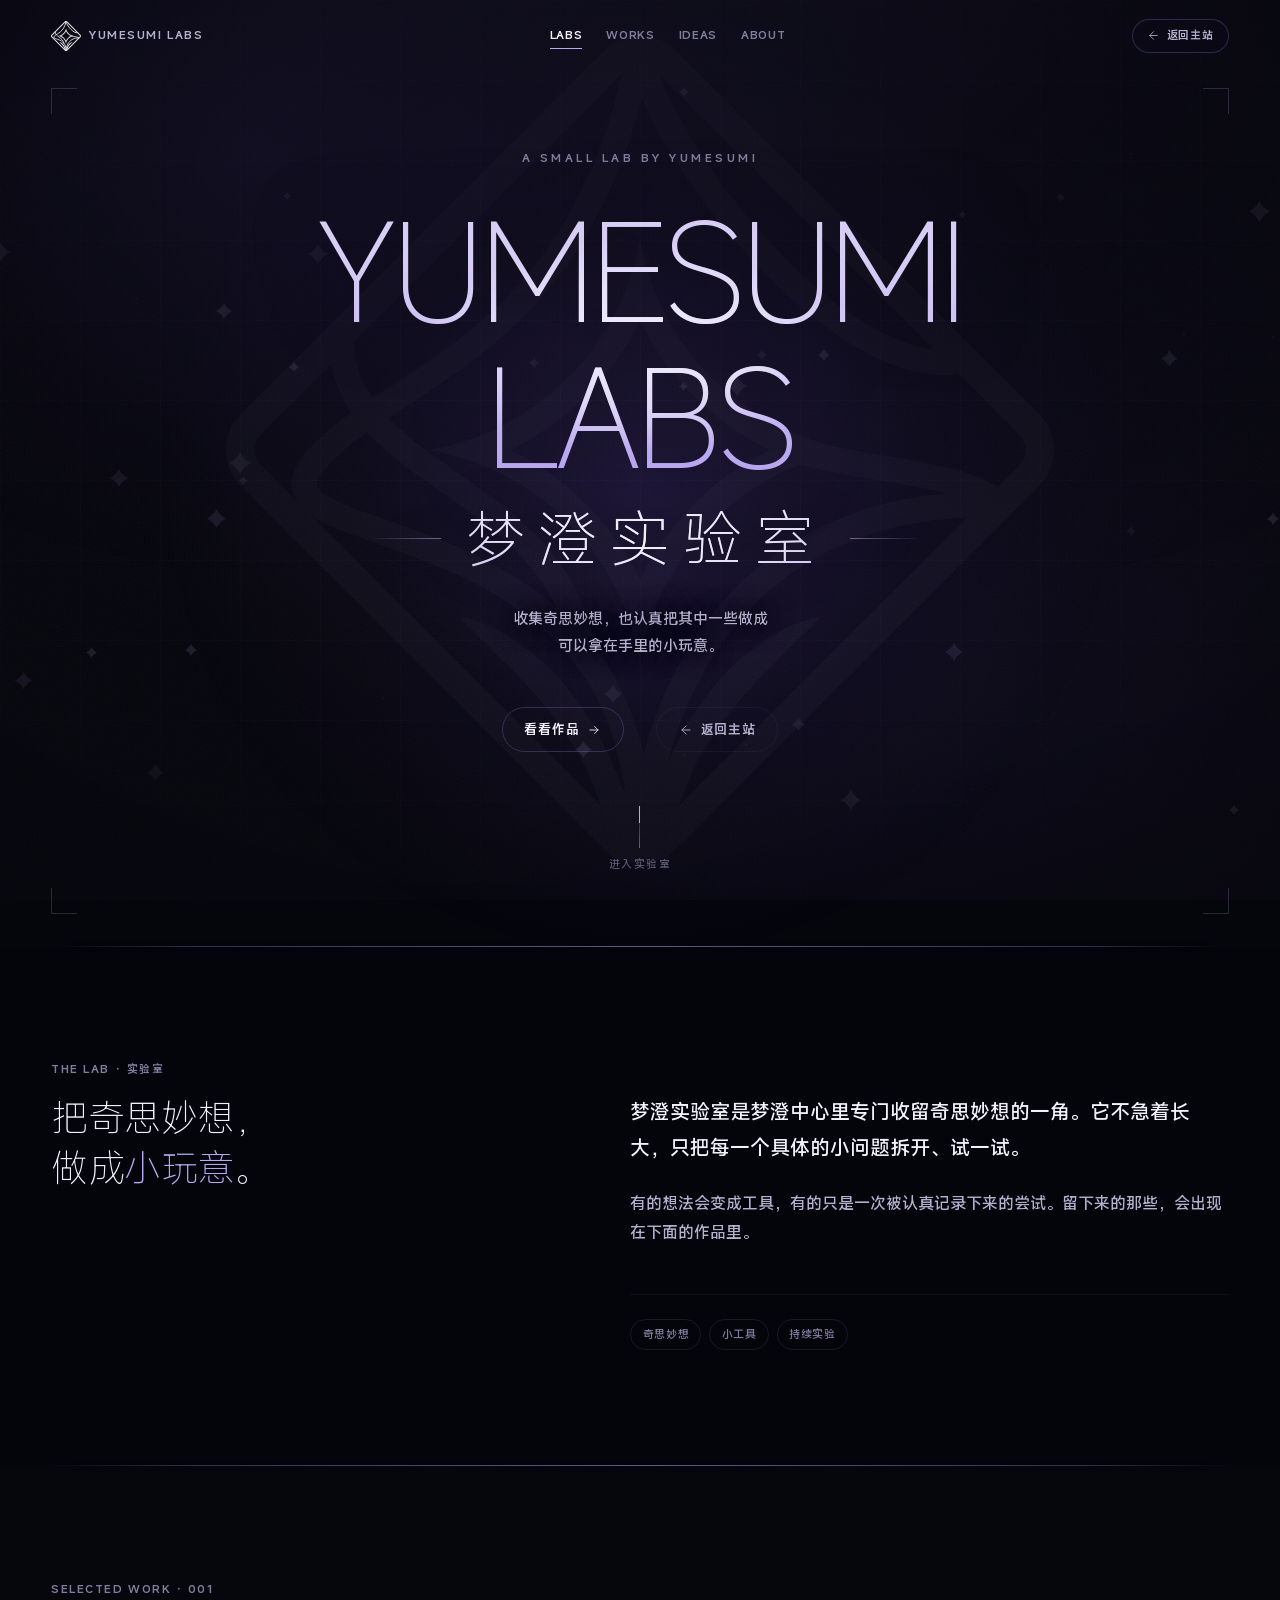
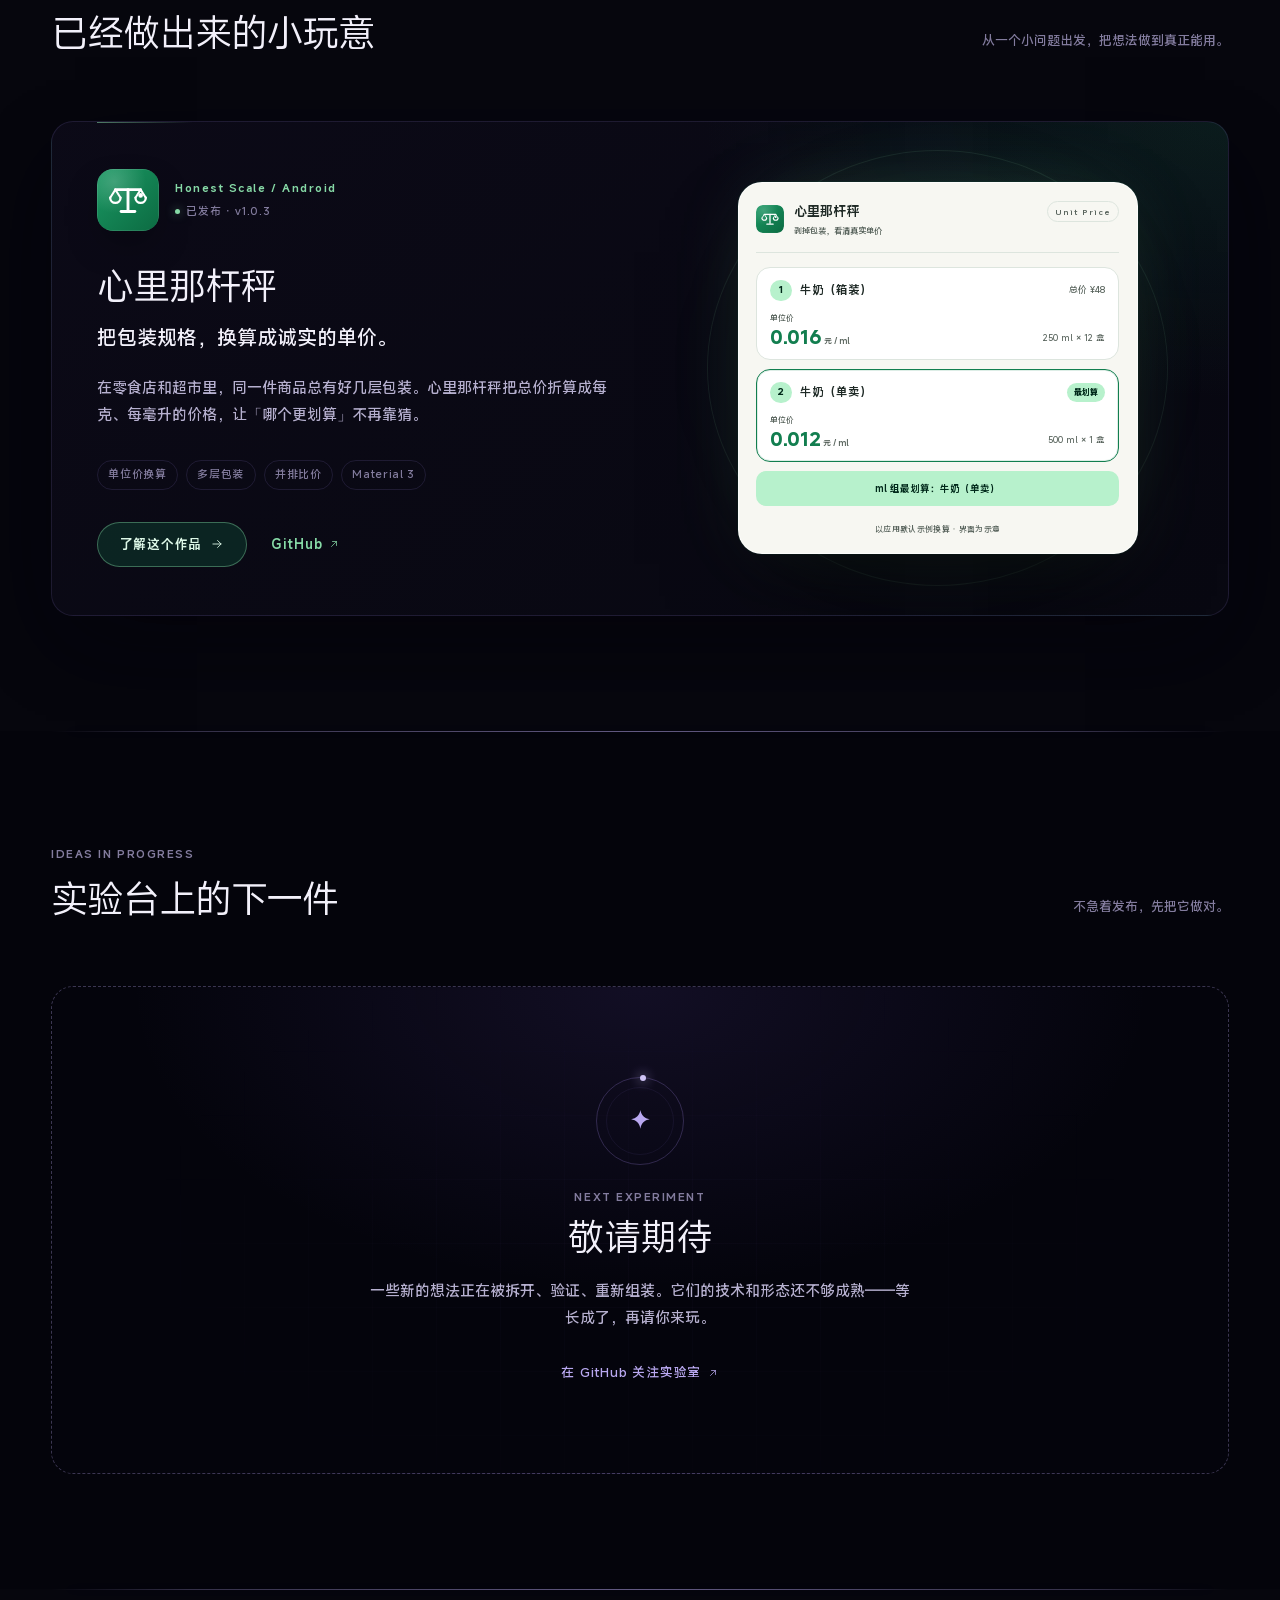
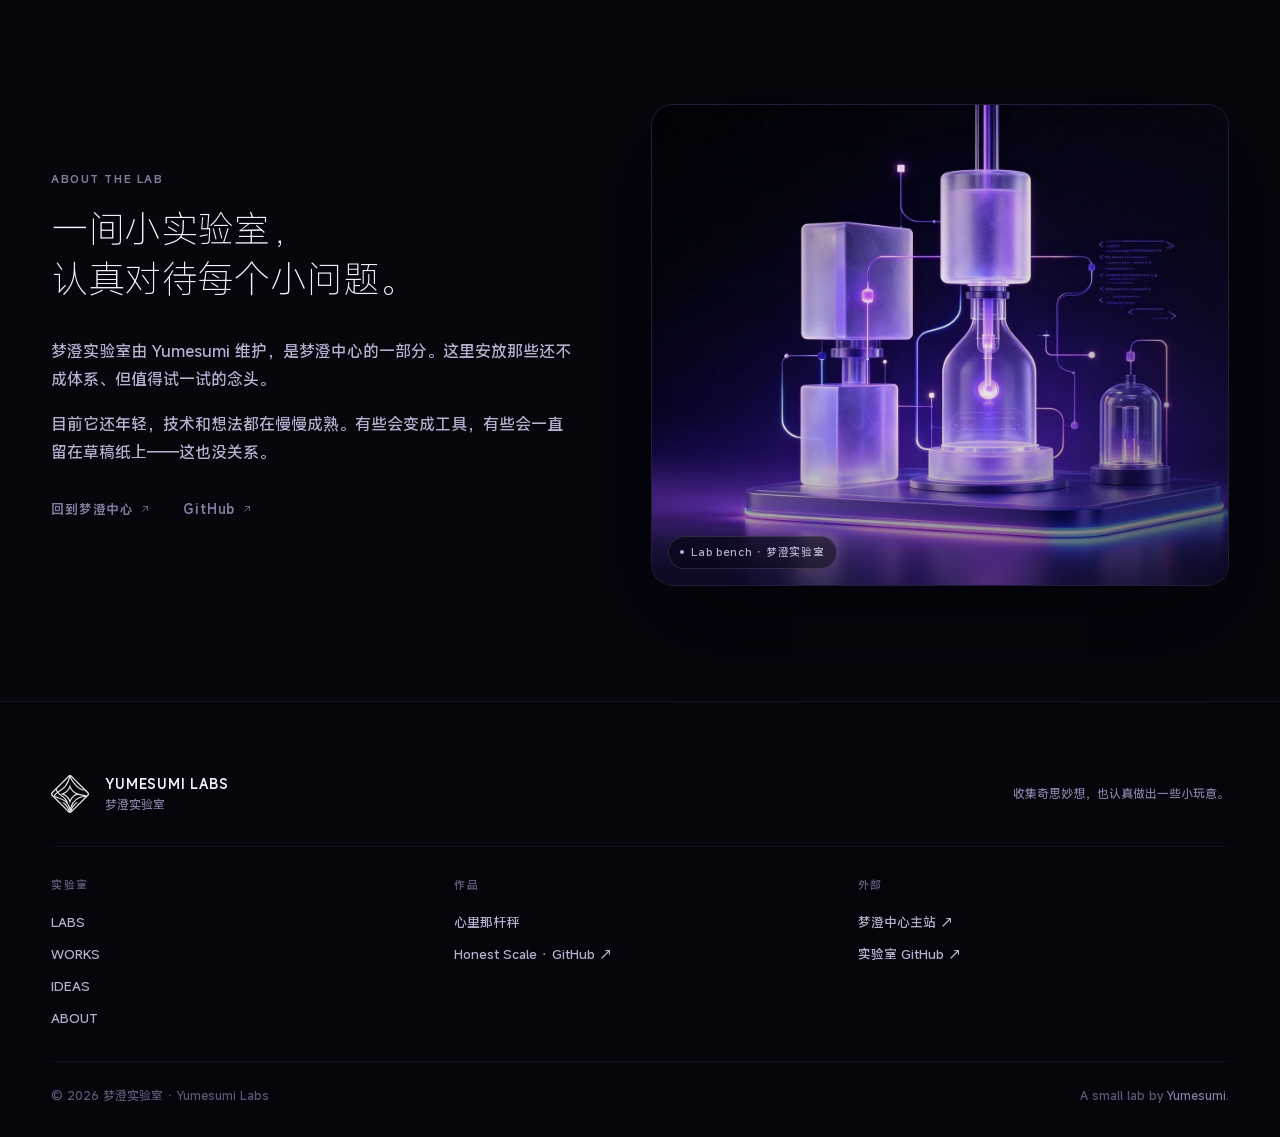
<file: index.html>
<!doctype html>
<html lang="zh-CN">
  <head>
    <meta charset="UTF-8" />
    <meta name="viewport" content="width=device-width, initial-scale=1, viewport-fit=cover" />
    <title>梦澄实验室 · Yumesumi Labs</title>
    <meta
      name="description"
      content="梦澄实验室是 Yumesumi 的小型数字实验场：收集奇思妙想，也认真把其中一些做成可以拿在手里的小玩意。首个作品：心里那杆秤。"
    />
    <meta name="theme-color" content="#05050c" />
    <meta name="color-scheme" content="dark" />
    <link rel="canonical" href="https://labs.yumesumi.cyou/" />

    <meta property="og:type" content="website" />
    <meta property="og:site_name" content="梦澄实验室 · Yumesumi Labs" />
    <meta property="og:url" content="https://labs.yumesumi.cyou/" />
    <meta property="og:title" content="梦澄实验室 · Yumesumi Labs" />
    <meta
      property="og:description"
      content="收集奇思妙想，也认真把其中一些做成可以拿在手里的小玩意。"
    />
    <meta
      property="og:image"
      content="https://labs.yumesumi.cyou/assets/images/og-lab.jpg"
    />
    <meta property="og:locale" content="zh_CN" />

    <link rel="icon" href="assets/brand/favicon.svg" type="image/svg+xml" />
    <link
      rel="preload"
      href="assets/fonts/misans-latin.woff2"
      as="font"
      type="font/woff2"
      crossorigin="anonymous"
    />
    <link rel="stylesheet" href="assets/fonts/fonts.css" />
    <link rel="stylesheet" href="assets/css/site.css" />
  </head>
  <body class="page-home">
    <a class="skip-link" href="#main">跳转到主要内容</a>

    <div class="ambience" aria-hidden="true">
      <div class="aurora aurora--a"></div>
      <div class="aurora aurora--b"></div>
      <div class="aurora aurora--c"></div>
      <div class="ambience__grid"></div>
      <div class="ambience__mark">
        <img src="assets/brand/logo.svg" alt="" />
      </div>
      <div class="starfield" data-starfield></div>
      <div class="vignette"></div>
      <div class="grain"></div>
    </div>

    <header class="site-nav" data-site-nav>
      <div class="site-nav__inner">
        <a class="brand" href="index.html" aria-label="梦澄实验室首页">
          <img class="brand__mark" src="assets/brand/logo.svg" alt="" width="30" height="30" />
          <span class="brand__wordmark">YUMESUMI LABS</span>
        </a>

        <nav class="site-nav__links" aria-label="主导航">
          <a class="site-nav__link is-active" href="index.html" aria-current="page">LABS</a>
          <a class="site-nav__link" href="#works">WORKS</a>
          <a class="site-nav__link" href="#ideas">IDEAS</a>
          <a class="site-nav__link" href="#about">ABOUT</a>
        </nav>

        <div class="site-nav__actions">
          <a class="nav-back" href="https://yumesumi.cyou/" aria-label="返回梦澄中心主站">
            <svg viewBox="0 0 24 24" width="13" height="13" fill="none" aria-hidden="true">
              <path
                d="M19 12H5m7-7-7 7 7 7"
                stroke="currentColor"
                stroke-width="1.5"
                stroke-linecap="round"
                stroke-linejoin="round"
              />
            </svg>
            <span class="nav-back__full">返回主站</span>
            <span class="nav-back__short">主站</span>
          </a>

          <button
            class="nav-toggle"
            type="button"
            aria-expanded="false"
            aria-controls="site-menu"
            data-menu-toggle
          >
            <span class="nav-toggle__label">MENU</span>
            <span class="nav-toggle__icon" aria-hidden="true">
              <span></span>
              <span></span>
            </span>
            <span class="sr-only">打开菜单</span>
          </button>
        </div>
      </div>
    </header>

    <div
      class="site-menu"
      id="site-menu"
      role="dialog"
      aria-modal="true"
      aria-label="站点菜单"
      hidden
      data-menu-panel
    >
      <div class="site-menu__top">
        <span class="site-menu__brand">YUMESUMI LABS</span>
        <button class="site-menu__close" type="button" aria-label="关闭菜单" data-menu-close>
          <span>CLOSE</span>
          <svg viewBox="0 0 24 24" width="12" height="12" fill="none" aria-hidden="true">
            <path
              d="m6 6 12 12M18 6 6 18"
              stroke="currentColor"
              stroke-width="1.5"
              stroke-linecap="round"
            />
          </svg>
        </button>
      </div>

      <div class="container">
        <nav aria-label="移动端导航">
          <ul class="site-menu__list">
            <li class="site-menu__item" style="--i: 0">
              <a class="site-menu__link is-active" href="index.html">
                <span class="site-menu__index">01</span>LABS
              </a>
            </li>
            <li class="site-menu__item" style="--i: 1">
              <a class="site-menu__link" href="#works">
                <span class="site-menu__index">02</span>WORKS
              </a>
            </li>
            <li class="site-menu__item" style="--i: 2">
              <a class="site-menu__link" href="#ideas">
                <span class="site-menu__index">03</span>IDEAS
              </a>
            </li>
            <li class="site-menu__item" style="--i: 3">
              <a class="site-menu__link" href="#about">
                <span class="site-menu__index">04</span>ABOUT
              </a>
            </li>
          </ul>
        </nav>

        <div class="site-menu__foot">
          <a class="site-menu__meta" href="https://yumesumi.cyou/">梦澄中心主站 ↗</a>
          <a
            class="site-menu__meta"
            href="https://github.com/Yumesumi/Yumesumi-Labs"
            target="_blank"
            rel="noopener noreferrer"
            >GitHub ↗</a
          >
        </div>
      </div>
    </div>

    <main id="main">
      <section class="hero" data-hero>
        <div class="hero__decor" aria-hidden="true">
          <div class="hero__glow"></div>
          <div class="hero__scan"></div>
          <div class="hero__hud">
            <span></span>
            <span></span>
            <span></span>
            <span></span>
          </div>
        </div>

        <div class="hero__content">
          <p class="hero__eyebrow">A small lab by Yumesumi</p>

          <h1 class="hero__wordmark" data-spotlight>
            <span>YUMESUMI</span>
            <span>LABS</span>
          </h1>

          <p class="hero__name" data-spotlight>梦澄实验室</p>

          <p class="hero__lede">
            收集奇思妙想，也认真把其中一些做成<br />
            可以拿在手里的小玩意。
          </p>

          <div class="hero__actions">
            <a class="btn" href="#works">
              看看作品
              <svg viewBox="0 0 24 24" width="14" height="14" fill="none" aria-hidden="true">
                <path
                  d="M5 12h14M13 6l6 6-6 6"
                  stroke="currentColor"
                  stroke-width="1.5"
                  stroke-linecap="round"
                  stroke-linejoin="round"
                />
              </svg>
            </a>
            <a class="btn btn--ghost" href="https://yumesumi.cyou/">
              <svg viewBox="0 0 24 24" width="14" height="14" fill="none" aria-hidden="true">
                <path
                  d="M19 12H5m7-7-7 7 7 7"
                  stroke="currentColor"
                  stroke-width="1.5"
                  stroke-linecap="round"
                  stroke-linejoin="round"
                />
              </svg>
              返回主站
            </a>
          </div>

          <div class="hero__foot">
            <a class="scroll-cue" href="#lab">
              <span class="scroll-cue__line" aria-hidden="true"></span>
              <span>进入实验室</span>
            </a>
          </div>
        </div>
      </section>

      <section class="section section--line section--veil intro" id="lab">
        <div class="container">
          <div class="intro__grid">
            <div class="intro__lead reveal">
              <p class="eyebrow">The lab · 实验室</p>
              <h2 class="intro__title">把奇思妙想，<br />做成<em>小玩意</em>。</h2>
            </div>

            <div class="intro__body reveal">
              <p>
                梦澄实验室是梦澄中心里专门收留奇思妙想的一角。它不急着长大，只把每一个具体的小问题拆开、试一试。
              </p>
              <p>
                有的想法会变成工具，有的只是一次被认真记录下来的尝试。留下来的那些，会出现在下面的作品里。
              </p>
              <ul class="lab-tags" aria-label="实验室关键词">
                <li>奇思妙想</li>
                <li>小工具</li>
                <li>持续实验</li>
              </ul>
            </div>
          </div>
        </div>
      </section>

      <section class="section section--line section--veil-deep works" id="works">
        <div class="container">
          <header class="section-head reveal">
            <div>
              <p class="eyebrow">Selected work · 001</p>
              <h2 class="section-head__title">已经做出来的小玩意</h2>
            </div>
            <p class="section-head__lede">从一个小问题出发，把想法做到真正能用。</p>
          </header>

          <article class="work reveal">
            <div class="work__info">
              <div class="work__app">
                <img
                  class="work__icon"
                  src="assets/images/honest-scale-icon.svg"
                  alt=""
                  width="62"
                  height="62"
                />
                <div>
                  <p class="work__app-label">Honest Scale / Android</p>
                  <p class="work__status">已发布 · v1.0.3</p>
                </div>
              </div>

              <h3 class="work__title">心里那杆秤</h3>
              <p class="work__tagline">把包装规格，换算成诚实的单价。</p>
              <p class="work__desc">
                在零食店和超市里，同一件商品总有好几层包装。心里那杆秤把总价折算成每克、每毫升的价格，让「哪个更划算」不再靠猜。
              </p>

              <ul class="tag-row" aria-label="项目特点">
                <li class="tag">单位价换算</li>
                <li class="tag">多层包装</li>
                <li class="tag">并排比价</li>
                <li class="tag">Material 3</li>
              </ul>

              <div class="work__actions">
                <a class="btn btn--project" href="projects/honest-scale.html">
                  了解这个作品
                  <svg viewBox="0 0 24 24" width="14" height="14" fill="none" aria-hidden="true">
                    <path
                      d="M5 12h14M13 6l6 6-6 6"
                      stroke="currentColor"
                      stroke-width="1.5"
                      stroke-linecap="round"
                      stroke-linejoin="round"
                    />
                  </svg>
                </a>
                <a
                  class="text-link text-link--project"
                  href="https://github.com/Yumesumi/Honest-Scale"
                  target="_blank"
                  rel="noopener noreferrer"
                >
                  GitHub
                  <svg viewBox="0 0 24 24" width="12" height="12" fill="none" aria-hidden="true">
                    <path
                      d="M7 17 17 7M9 7h8v8"
                      stroke="currentColor"
                      stroke-width="1.5"
                      stroke-linecap="round"
                      stroke-linejoin="round"
                    />
                  </svg>
                </a>
              </div>
            </div>

            <div class="work__visual">
              <div class="mini-app">
                <div class="mini-app__top">
                  <div class="mini-app__title">
                    <img
                      src="assets/images/honest-scale-icon.svg"
                      alt=""
                      width="28"
                      height="28"
                    />
                    <div>
                      <span>心里那杆秤</span>
                      <small>剥掉包装，看清真实单价</small>
                    </div>
                  </div>
                  <span class="mini-app__label">Unit Price</span>
                </div>

                <div class="mini-app__body">
                  <div class="mini-row">
                    <div class="mini-row__head">
                      <span class="mini-row__index">1</span>
                      <p>牛奶（箱装）</p>
                      <span class="mini-row__total">总价 ¥48</span>
                    </div>
                    <div class="mini-row__main">
                      <div>
                        <span class="mini-row__label">单位价</span>
                        <strong>0.016<small>元 / ml</small></strong>
                      </div>
                      <span class="mini-row__spec">250 ml × 12 盒</span>
                    </div>
                  </div>

                  <div class="mini-row is-winner">
                    <div class="mini-row__head">
                      <span class="mini-row__index">2</span>
                      <p>牛奶（单卖）</p>
                      <span class="mini-row__badge">最划算</span>
                    </div>
                    <div class="mini-row__main">
                      <div>
                        <span class="mini-row__label">单位价</span>
                        <strong>0.012<small>元 / ml</small></strong>
                      </div>
                      <span class="mini-row__spec">500 ml × 1 盒</span>
                    </div>
                  </div>

                  <p class="mini-app__result">ml 组最划算：牛奶（单卖）</p>
                </div>

                <p class="mini-app__note">以应用默认示例换算 · 界面为示意</p>
              </div>
            </div>
          </article>
        </div>
      </section>

      <section class="section section--line section--veil ideas" id="ideas">
        <div class="container">
          <header class="section-head reveal">
            <div>
              <p class="eyebrow">Ideas in progress</p>
              <h2 class="section-head__title">实验台上的下一件</h2>
            </div>
            <p class="section-head__lede">不急着发布，先把它做对。</p>
          </header>

          <div class="ideas__panel reveal">
            <div class="ideas__orb" aria-hidden="true">
              <svg viewBox="0 0 24 24" fill="none">
                <path
                  d="M12 2c.9 5.2 3.8 8.1 9 9-5.2.9-8.1 3.8-9 9-.9-5.2-3.8-8.1-9-9 5.2-.9 8.1-3.8 9-9Z"
                  fill="currentColor"
                />
              </svg>
            </div>

            <p class="ideas__eyebrow">Next experiment</p>
            <h3 class="ideas__title">敬请期待</h3>
            <p class="ideas__text">
              一些新的想法正在被拆开、验证、重新组装。它们的技术和形态还不够成熟——等长成了，再请你来玩。
            </p>
            <a
              class="ideas__link"
              href="https://github.com/Yumesumi/Yumesumi-Labs"
              target="_blank"
              rel="noopener noreferrer"
            >
              在 GitHub 关注实验室
              <svg viewBox="0 0 24 24" width="12" height="12" fill="none" aria-hidden="true">
                <path
                  d="M7 17 17 7M9 7h8v8"
                  stroke="currentColor"
                  stroke-width="1.5"
                  stroke-linecap="round"
                  stroke-linejoin="round"
                />
              </svg>
            </a>
          </div>
        </div>
      </section>

      <section class="section section--line section--veil-deep about" id="about">
        <div class="container">
          <div class="about__grid">
            <div class="about__copy reveal">
              <p class="eyebrow">About the lab</p>
              <h2 class="about__title">一间小实验室，<br />认真对待每个小问题。</h2>
              <p class="about__text">
                梦澄实验室由 Yumesumi 维护，是梦澄中心的一部分。这里安放那些还不成体系、但值得试一试的念头。
              </p>
              <p class="about__text">
                目前它还年轻，技术和想法都在慢慢成熟。有些会变成工具，有些会一直留在草稿纸上——这也没关系。
              </p>
              <div class="about__links">
                <a
                  class="text-link"
                  href="https://yumesumi.cyou/"
                  rel="noopener noreferrer"
                >
                  回到梦澄中心
                  <svg viewBox="0 0 24 24" width="12" height="12" fill="none" aria-hidden="true">
                    <path
                      d="M7 17 17 7M9 7h8v8"
                      stroke="currentColor"
                      stroke-width="1.5"
                      stroke-linecap="round"
                      stroke-linejoin="round"
                    />
                  </svg>
                </a>
                <a
                  class="text-link"
                  href="https://github.com/Yumesumi/Yumesumi-Labs"
                  target="_blank"
                  rel="noopener noreferrer"
                >
                  GitHub
                  <svg viewBox="0 0 24 24" width="12" height="12" fill="none" aria-hidden="true">
                    <path
                      d="M7 17 17 7M9 7h8v8"
                      stroke="currentColor"
                      stroke-width="1.5"
                      stroke-linecap="round"
                      stroke-linejoin="round"
                    />
                  </svg>
                </a>
              </div>
            </div>

            <figure class="about__visual reveal">
              <img
                src="assets/images/lab-bench.webp"
                alt="梦澄实验室的紫色玻璃实验装置"
                width="1390"
                height="1152"
                loading="lazy"
              />
              <figcaption class="about__badge">Lab bench · 梦澄实验室</figcaption>
            </figure>
          </div>
        </div>
      </section>
    </main>

    <footer class="site-footer">
      <div class="container">
        <div class="footer__top">
          <div class="footer__brand">
            <img
              class="footer__mark"
              src="assets/brand/logo.svg"
              alt=""
              width="38"
              height="38"
            />
            <div>
              <p class="footer__name">YUMESUMI LABS</p>
              <p class="footer__zh">梦澄实验室</p>
            </div>
          </div>
          <p class="footer__tagline">收集奇思妙想，也认真做出一些小玩意。</p>
        </div>

        <div class="footer__grid">
          <nav class="footer__col" aria-label="页脚导航">
            <h2 class="footer__title">实验室</h2>
            <ul>
              <li><a href="index.html">LABS</a></li>
              <li><a href="#works">WORKS</a></li>
              <li><a href="#ideas">IDEAS</a></li>
              <li><a href="#about">ABOUT</a></li>
            </ul>
          </nav>

          <div class="footer__col">
            <h2 class="footer__title">作品</h2>
            <ul>
              <li><a href="projects/honest-scale.html">心里那杆秤</a></li>
              <li>
                <a
                  href="https://github.com/Yumesumi/Honest-Scale"
                  target="_blank"
                  rel="noopener noreferrer"
                  >Honest Scale · GitHub ↗</a
                >
              </li>
            </ul>
          </div>

          <div class="footer__col">
            <h2 class="footer__title">外部</h2>
            <ul>
              <li><a href="https://yumesumi.cyou/">梦澄中心主站 ↗</a></li>
              <li>
                <a
                  href="https://github.com/Yumesumi/Yumesumi-Labs"
                  target="_blank"
                  rel="noopener noreferrer"
                  >实验室 GitHub ↗</a
                >
              </li>
            </ul>
          </div>
        </div>

        <div class="footer__bottom">
          <p>© 2026 梦澄实验室 · Yumesumi Labs</p>
          <p>A small lab by <a href="https://yumesumi.cyou/">Yumesumi</a>.</p>
        </div>
      </div>
    </footer>

    <script src="assets/js/site.js" defer></script>
  </body>
</html>
</file>
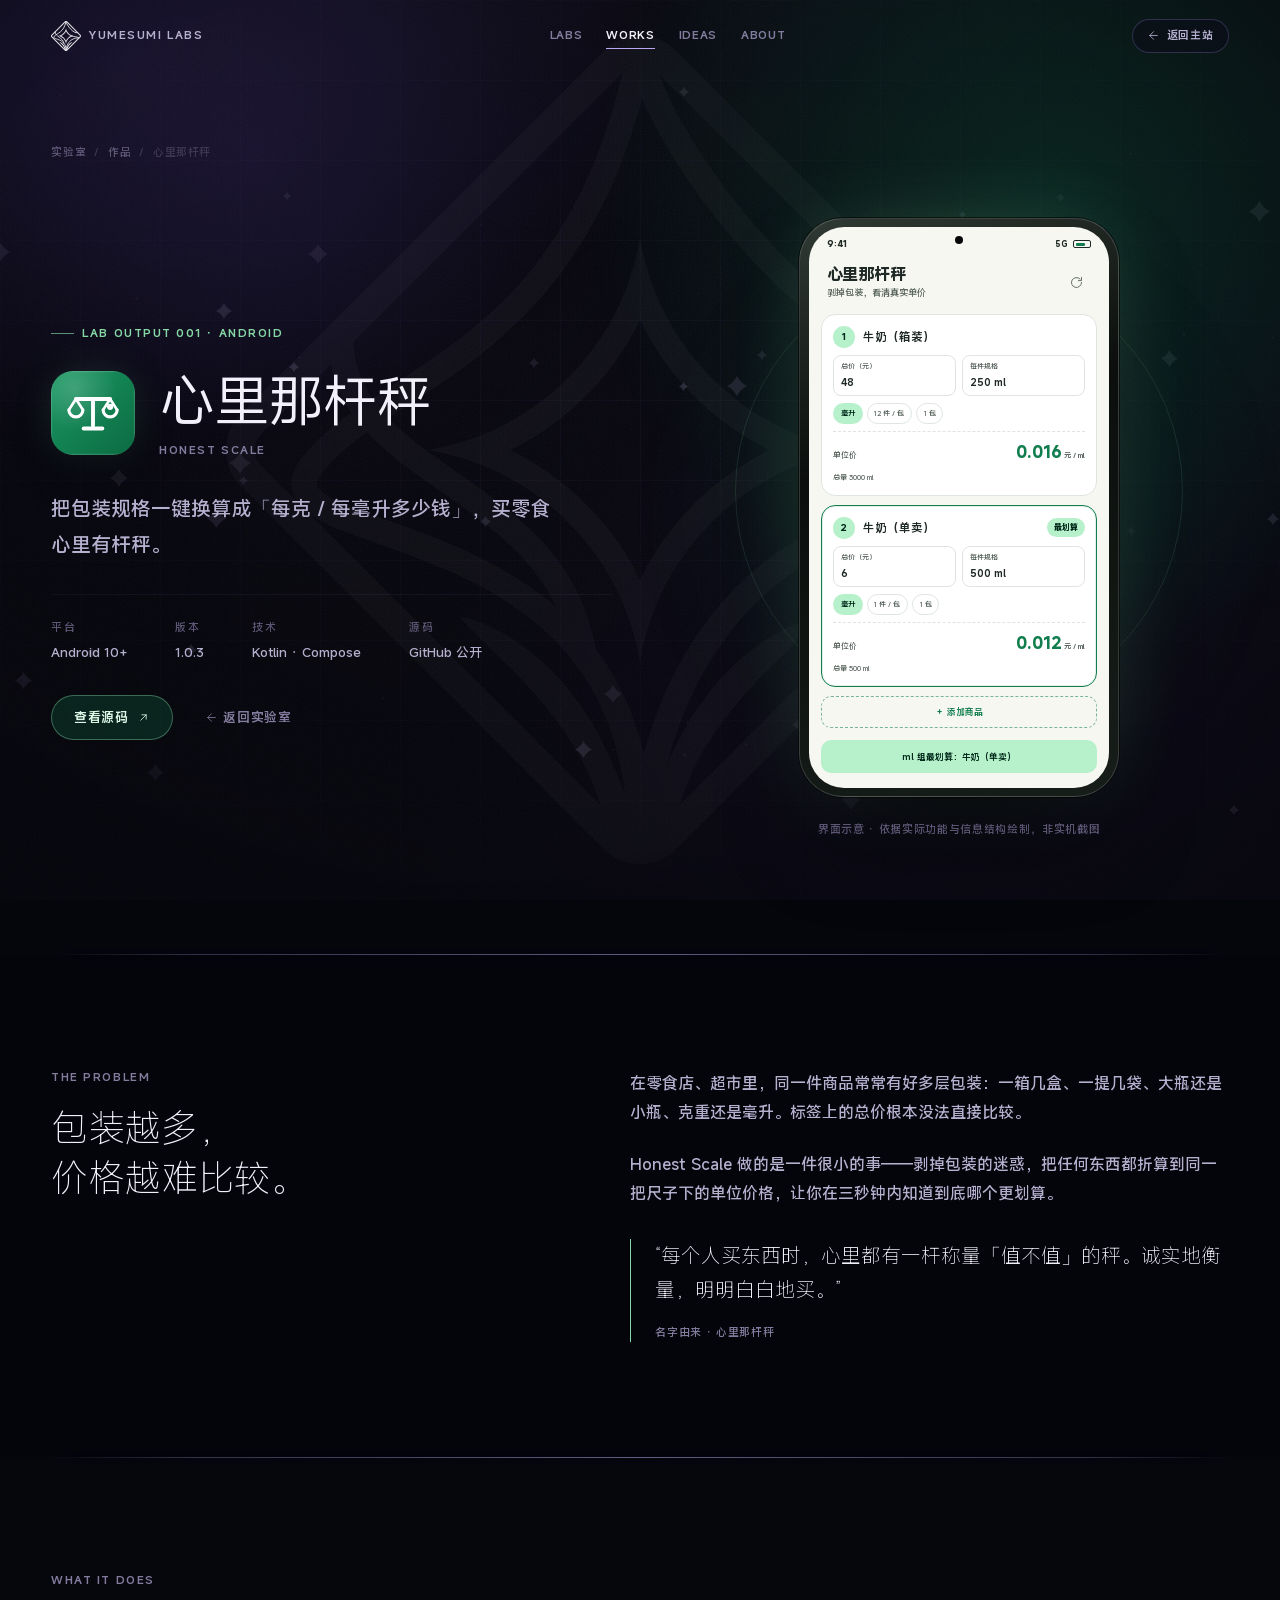
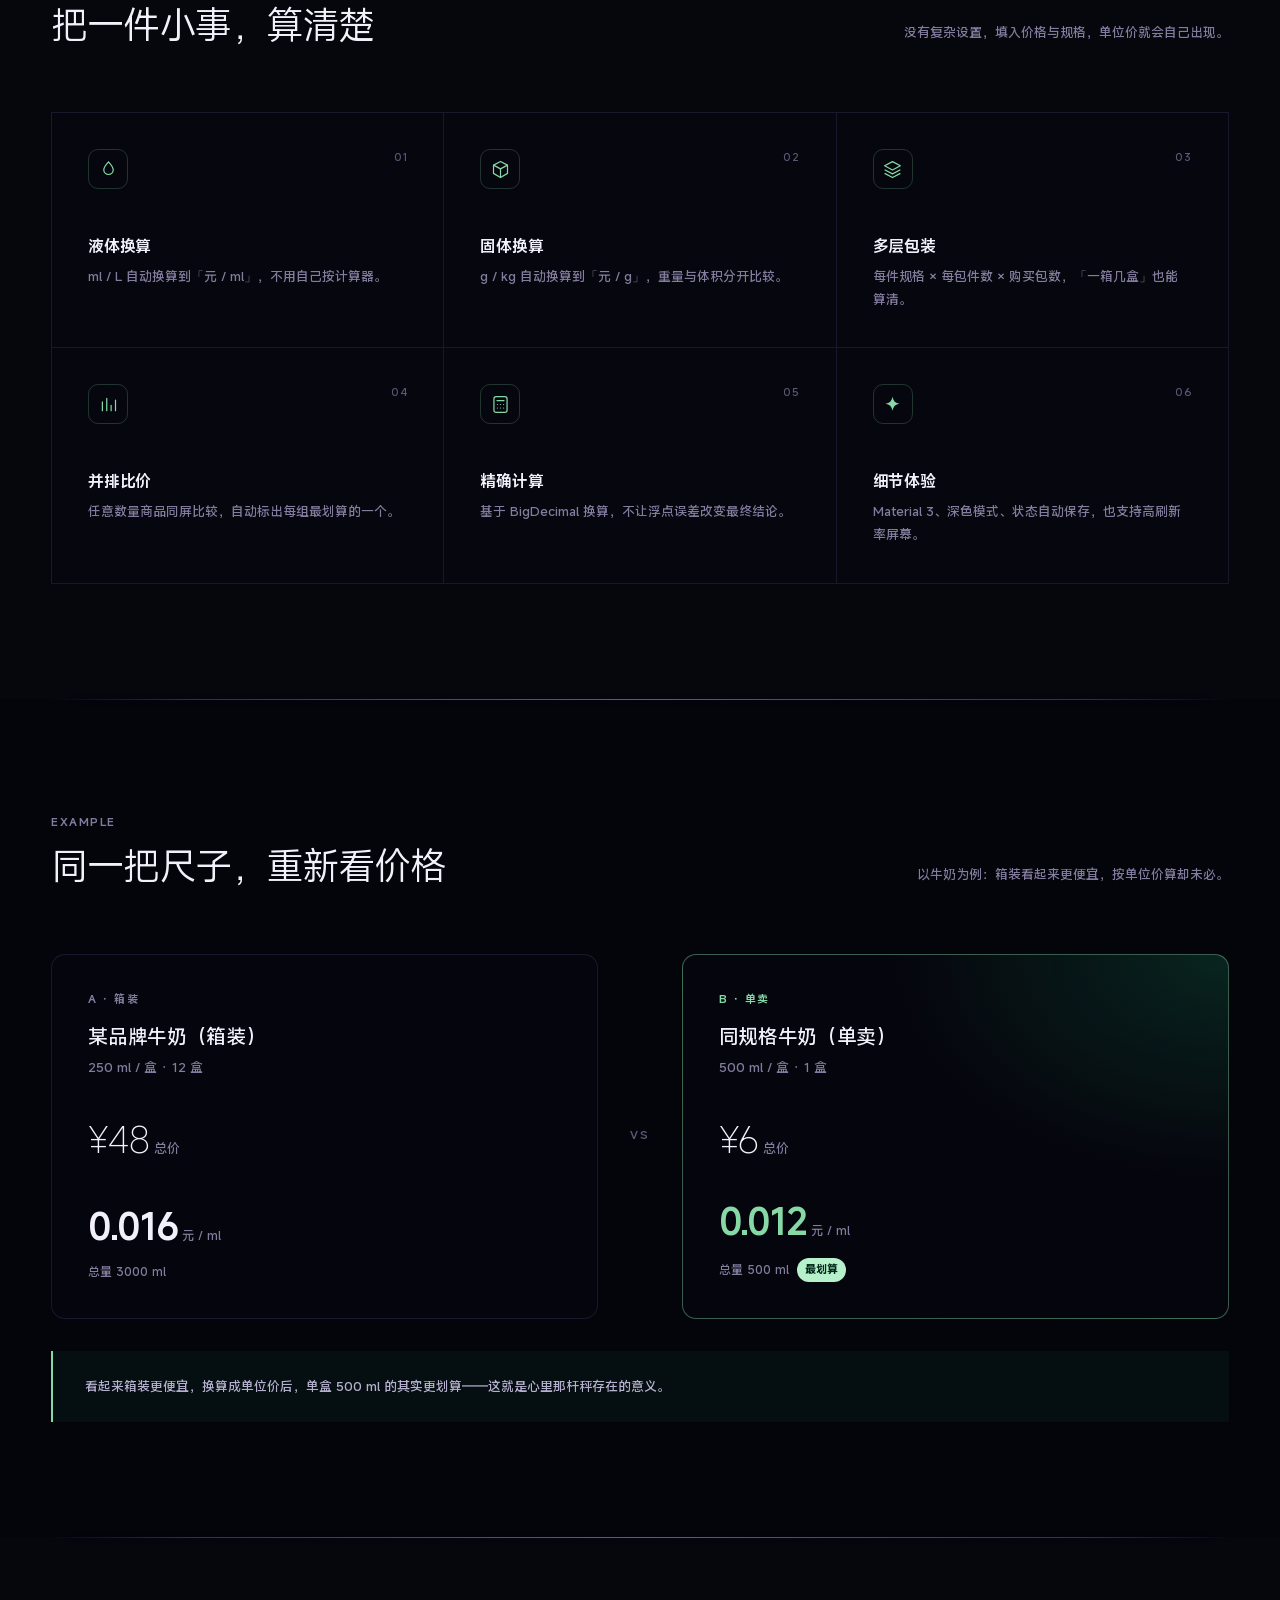
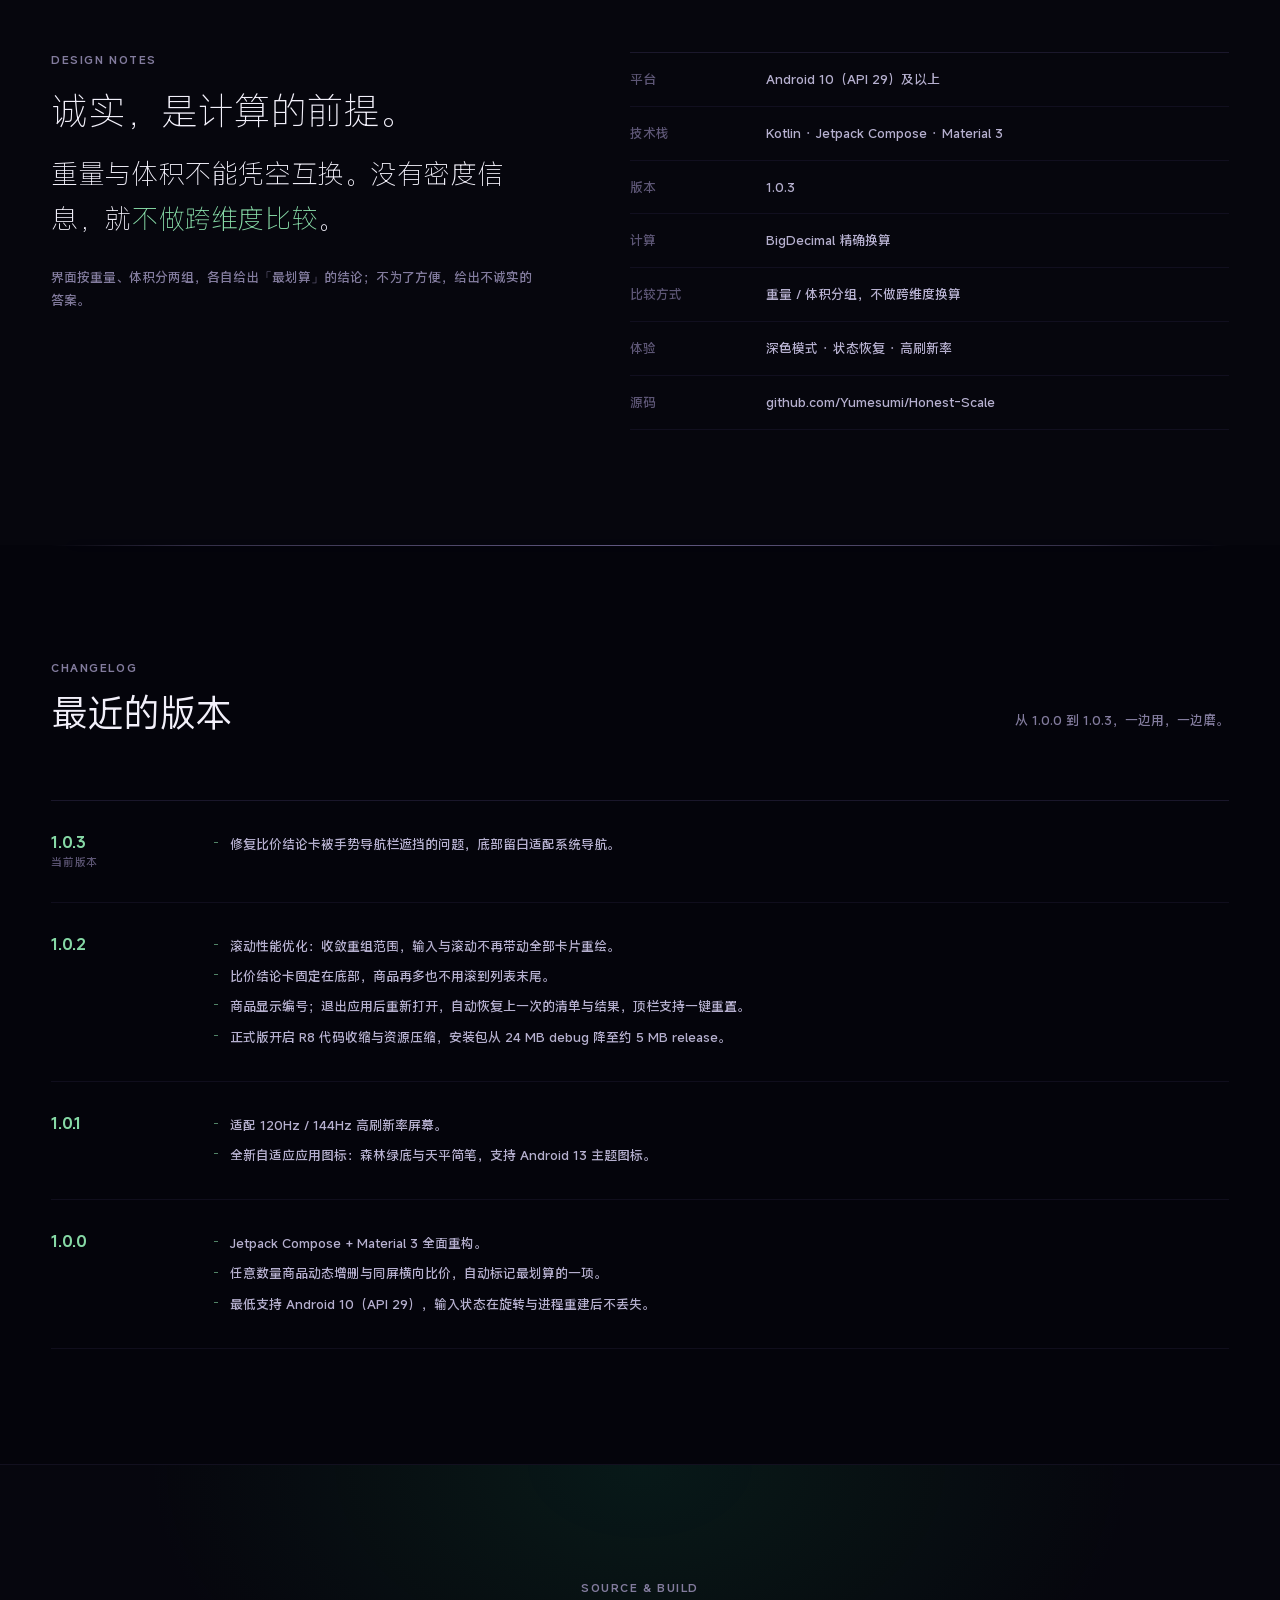
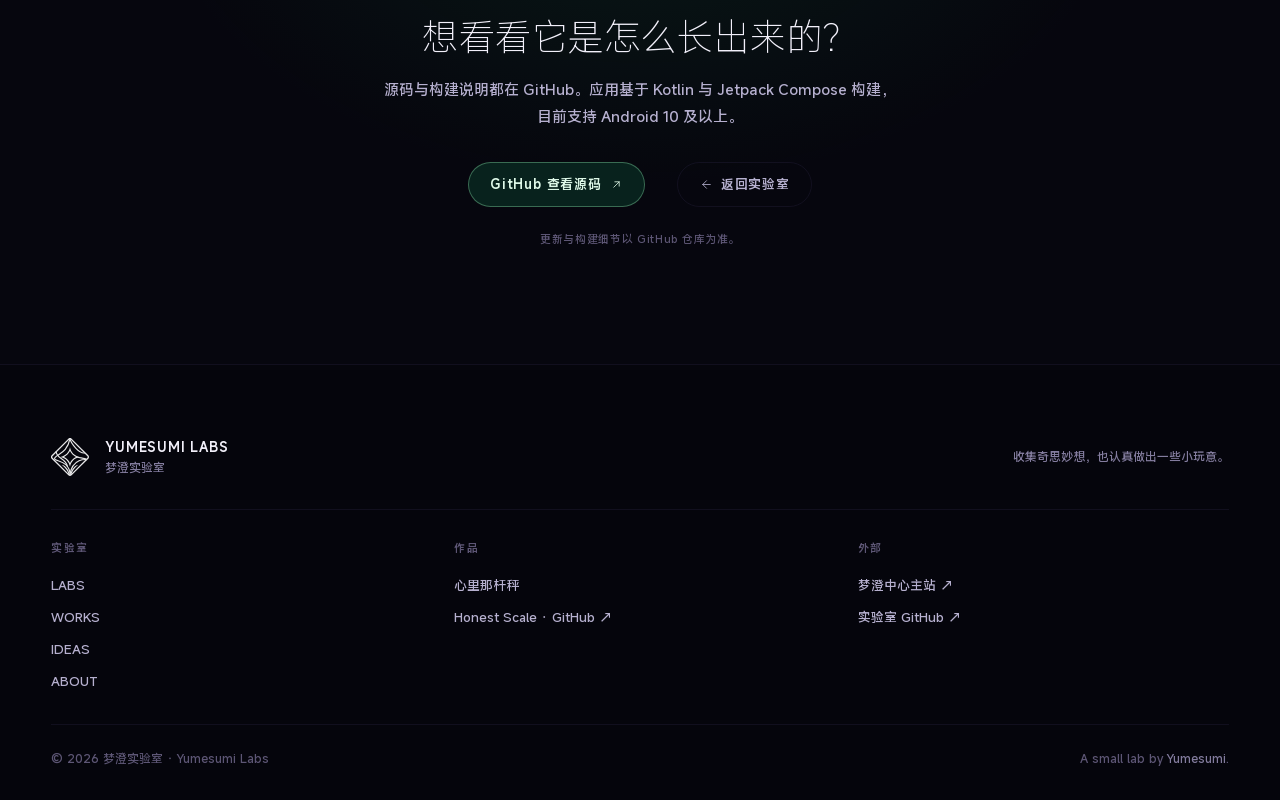
<file: projects/honest-scale.html>
<!doctype html>
<html lang="zh-CN">
  <head>
    <meta charset="UTF-8" />
    <meta name="viewport" content="width=device-width, initial-scale=1, viewport-fit=cover" />
    <title>心里那杆秤 · Honest Scale — 梦澄实验室</title>
    <meta
      name="description"
      content="心里那杆秤（Honest Scale）：把包装规格一键换算成每克、每毫升多少钱，让每次比价都有据可依。来自梦澄实验室的 Android 小工具。"
    />
    <meta name="theme-color" content="#05050c" />
    <meta name="color-scheme" content="dark" />
    <link rel="canonical" href="https://labs.yumesumi.cyou/projects/honest-scale.html" />

    <meta property="og:type" content="article" />
    <meta property="og:site_name" content="梦澄实验室 · Yumesumi Labs" />
    <meta
      property="og:url"
      content="https://labs.yumesumi.cyou/projects/honest-scale.html"
    />
    <meta property="og:title" content="心里那杆秤 · Honest Scale — 梦澄实验室" />
    <meta
      property="og:description"
      content="剥掉包装的迷惑，把任何东西都折算到同一把尺子下的单位价格。"
    />
    <meta
      property="og:image"
      content="https://labs.yumesumi.cyou/assets/images/og-lab.jpg"
    />
    <meta property="og:locale" content="zh_CN" />

    <link rel="icon" href="../assets/brand/favicon.svg" type="image/svg+xml" />
    <link
      rel="preload"
      href="../assets/fonts/misans-latin.woff2"
      as="font"
      type="font/woff2"
      crossorigin="anonymous"
    />
    <link rel="stylesheet" href="../assets/fonts/fonts.css" />
    <link rel="stylesheet" href="../assets/css/site.css" />
  </head>
  <body class="page-project">
    <a class="skip-link" href="#main">跳转到主要内容</a>

    <div class="ambience" aria-hidden="true">
      <div class="aurora aurora--a"></div>
      <div class="aurora aurora--b"></div>
      <div class="aurora aurora--c"></div>
      <div class="ambience__grid"></div>
      <div class="ambience__mark">
        <img src="../assets/brand/logo.svg" alt="" />
      </div>
      <div class="starfield" data-starfield></div>
      <div class="vignette"></div>
      <div class="grain"></div>
    </div>

    <header class="site-nav" data-site-nav>
      <div class="site-nav__inner">
        <a class="brand" href="../index.html" aria-label="梦澄实验室首页">
          <img class="brand__mark" src="../assets/brand/logo.svg" alt="" width="30" height="30" />
          <span class="brand__wordmark">YUMESUMI LABS</span>
        </a>

        <nav class="site-nav__links" aria-label="主导航">
          <a class="site-nav__link" href="../index.html">LABS</a>
          <a class="site-nav__link is-active" href="../index.html#works" aria-current="page">WORKS</a>
          <a class="site-nav__link" href="../index.html#ideas">IDEAS</a>
          <a class="site-nav__link" href="../index.html#about">ABOUT</a>
        </nav>

        <div class="site-nav__actions">
          <a class="nav-back" href="https://yumesumi.cyou/" aria-label="返回梦澄中心主站">
            <svg viewBox="0 0 24 24" width="13" height="13" fill="none" aria-hidden="true">
              <path
                d="M19 12H5m7-7-7 7 7 7"
                stroke="currentColor"
                stroke-width="1.5"
                stroke-linecap="round"
                stroke-linejoin="round"
              />
            </svg>
            <span class="nav-back__full">返回主站</span>
            <span class="nav-back__short">主站</span>
          </a>

          <button
            class="nav-toggle"
            type="button"
            aria-expanded="false"
            aria-controls="site-menu"
            data-menu-toggle
          >
            <span class="nav-toggle__label">MENU</span>
            <span class="nav-toggle__icon" aria-hidden="true">
              <span></span>
              <span></span>
            </span>
            <span class="sr-only">打开菜单</span>
          </button>
        </div>
      </div>
    </header>

    <div
      class="site-menu"
      id="site-menu"
      role="dialog"
      aria-modal="true"
      aria-label="站点菜单"
      hidden
      data-menu-panel
    >
      <div class="site-menu__top">
        <span class="site-menu__brand">YUMESUMI LABS</span>
        <button class="site-menu__close" type="button" aria-label="关闭菜单" data-menu-close>
          <span>CLOSE</span>
          <svg viewBox="0 0 24 24" width="12" height="12" fill="none" aria-hidden="true">
            <path
              d="m6 6 12 12M18 6 6 18"
              stroke="currentColor"
              stroke-width="1.5"
              stroke-linecap="round"
            />
          </svg>
        </button>
      </div>

      <div class="container">
        <nav aria-label="移动端导航">
          <ul class="site-menu__list">
            <li class="site-menu__item" style="--i: 0">
              <a class="site-menu__link" href="../index.html">
                <span class="site-menu__index">01</span>LABS
              </a>
            </li>
            <li class="site-menu__item" style="--i: 1">
              <a class="site-menu__link is-active" href="../index.html#works">
                <span class="site-menu__index">02</span>WORKS
              </a>
            </li>
            <li class="site-menu__item" style="--i: 2">
              <a class="site-menu__link" href="../index.html#ideas">
                <span class="site-menu__index">03</span>IDEAS
              </a>
            </li>
            <li class="site-menu__item" style="--i: 3">
              <a class="site-menu__link" href="../index.html#about">
                <span class="site-menu__index">04</span>ABOUT
              </a>
            </li>
          </ul>
        </nav>

        <div class="site-menu__foot">
          <a class="site-menu__meta" href="https://yumesumi.cyou/">梦澄中心主站 ↗</a>
          <a
            class="site-menu__meta"
            href="https://github.com/Yumesumi/Honest-Scale"
            target="_blank"
            rel="noopener noreferrer"
            >Honest Scale · GitHub ↗</a
          >
        </div>
      </div>
    </div>

    <main id="main">
      <section class="project-hero">
        <div class="container">
          <nav class="breadcrumbs" aria-label="面包屑">
            <a href="../index.html">实验室</a>
            <span aria-hidden="true">/</span>
            <a href="../index.html#works">作品</a>
            <span aria-hidden="true">/</span>
            <span aria-current="page">心里那杆秤</span>
          </nav>

          <div class="project-hero__grid">
            <div class="project-intro">
              <p class="project-kicker">Lab output 001 · Android</p>

              <div class="project-head">
                <img
                  class="project-head__icon"
                  src="../assets/images/honest-scale-icon.svg"
                  alt=""
                  width="76"
                  height="76"
                />
                <div>
                  <h1>心里那杆秤</h1>
                  <p>Honest Scale</p>
                </div>
              </div>

              <p class="project-lede">
                把包装规格一键换算成「每克 / 每毫升多少钱」，买零食心里有杆秤。
              </p>

              <dl class="project-facts">
                <div>
                  <dt>平台</dt>
                  <dd>Android 10+</dd>
                </div>
                <div>
                  <dt>版本</dt>
                  <dd>1.0.3</dd>
                </div>
                <div>
                  <dt>技术</dt>
                  <dd>Kotlin · Compose</dd>
                </div>
                <div>
                  <dt>源码</dt>
                  <dd>GitHub 公开</dd>
                </div>
              </dl>

              <div class="project-actions">
                <a
                  class="btn btn--project"
                  href="https://github.com/Yumesumi/Honest-Scale"
                  target="_blank"
                  rel="noopener noreferrer"
                >
                  查看源码
                  <svg viewBox="0 0 24 24" width="13" height="13" fill="none" aria-hidden="true">
                    <path
                      d="M7 17 17 7M9 7h8v8"
                      stroke="currentColor"
                      stroke-width="1.5"
                      stroke-linecap="round"
                      stroke-linejoin="round"
                    />
                  </svg>
                </a>
                <a class="text-link" href="../index.html#works">
                  <svg viewBox="0 0 24 24" width="13" height="13" fill="none" aria-hidden="true">
                    <path
                      d="M19 12H5m7-7-7 7 7 7"
                      stroke="currentColor"
                      stroke-width="1.5"
                      stroke-linecap="round"
                      stroke-linejoin="round"
                    />
                  </svg>
                  返回实验室
                </a>
              </div>
            </div>

            <div class="phone-stage">
              <div
                class="phone"
                role="img"
                aria-label="心里那杆秤的界面示意：两件牛奶商品按单位价比较，单卖的 500 毫升牛奶更划算"
              >
                <span class="phone__hole" aria-hidden="true"></span>
                <div class="phone__screen">
                  <div class="phone__status" aria-hidden="true">
                    <span>9:41</span>
                    <span class="phone__status-icons">
                      <span>5G</span>
                      <span class="phone__battery"></span>
                    </span>
                  </div>

                  <div class="phone__appbar" aria-hidden="true">
                    <div>
                      <h2>心里那杆秤</h2>
                      <p>剥掉包装，看清真实单价</p>
                    </div>
                    <span class="phone__iconbtn">
                      <svg viewBox="0 0 24 24" width="15" height="15" fill="none">
                        <path
                          d="M20 12a8 8 0 1 1-2.34-5.66M20 4v5h-5"
                          stroke="currentColor"
                          stroke-width="1.5"
                          stroke-linecap="round"
                          stroke-linejoin="round"
                        />
                      </svg>
                    </span>
                  </div>

                  <div class="phone__body" aria-hidden="true">
                    <div class="app-card">
                      <div class="app-card__head">
                        <span class="app-card__num">1</span>
                        <p>牛奶（箱装）</p>
                      </div>
                      <div class="app-card__fields">
                        <div class="app-field">
                          <span>总价（元）</span>
                          <strong>48</strong>
                        </div>
                        <div class="app-field">
                          <span>每件规格</span>
                          <strong>250 ml</strong>
                        </div>
                      </div>
                      <div class="app-card__chips">
                        <span class="is-active">毫升</span>
                        <span>12 件 / 包</span>
                        <span>1 包</span>
                      </div>
                      <div class="app-card__result">
                        <span>单位价</span>
                        <strong>0.016<small>元 / ml</small></strong>
                      </div>
                      <p class="app-card__total">总量 3000 ml</p>
                    </div>

                    <div class="app-card is-winner">
                      <div class="app-card__head">
                        <span class="app-card__num">2</span>
                        <p>牛奶（单卖）</p>
                        <span class="app-card__badge">最划算</span>
                      </div>
                      <div class="app-card__fields">
                        <div class="app-field">
                          <span>总价（元）</span>
                          <strong>6</strong>
                        </div>
                        <div class="app-field">
                          <span>每件规格</span>
                          <strong>500 ml</strong>
                        </div>
                      </div>
                      <div class="app-card__chips">
                        <span class="is-active">毫升</span>
                        <span>1 件 / 包</span>
                        <span>1 包</span>
                      </div>
                      <div class="app-card__result">
                        <span>单位价</span>
                        <strong>0.012<small>元 / ml</small></strong>
                      </div>
                      <p class="app-card__total">总量 500 ml</p>
                    </div>

                    <div class="app-add">＋ 添加商品</div>
                    <div class="app-conclusion">ml 组最划算：牛奶（单卖）</div>
                  </div>
                </div>
              </div>
              <p class="phone-caption">界面示意 · 依据实际功能与信息结构绘制，非实机截图</p>
            </div>
          </div>
        </div>
      </section>

      <section class="section section--line section--veil project-story">
        <div class="container">
          <div class="story__grid">
            <div class="reveal">
              <p class="eyebrow">The problem</p>
              <h2 class="story__title">包装越多，<br />价格越难比较。</h2>
            </div>

            <div class="story__copy reveal">
              <p>
                在零食店、超市里，同一件商品常常有好多层包装：一箱几盒、一提几袋、大瓶还是小瓶、克重还是毫升。标签上的总价根本没法直接比较。
              </p>
              <p>
                Honest Scale 做的是一件很小的事——剥掉包装的迷惑，把任何东西都折算到同一把尺子下的单位价格，让你在三秒钟内知道到底哪个更划算。
              </p>
              <blockquote class="story__quote">
                “每个人买东西时，心里都有一杆称量「值不值」的秤。诚实地衡量，明明白白地买。”
                <footer>名字由来 · 心里那杆秤</footer>
              </blockquote>
            </div>
          </div>
        </div>
      </section>

      <section class="section section--line section--veil-deep">
        <div class="container">
          <header class="section-head reveal">
            <div>
              <p class="eyebrow">What it does</p>
              <h2 class="section-head__title">把一件小事，算清楚</h2>
            </div>
            <p class="section-head__lede">没有复杂设置，填入价格与规格，单位价就会自己出现。</p>
          </header>

          <ul class="feature-grid reveal">
            <li class="feature">
              <span class="feature__icon">
                <svg viewBox="0 0 24 24" width="21" height="21" fill="none" aria-hidden="true">
                  <path
                    d="M12 3.2c3.1 3.4 5.4 6.2 5.4 9.1a5.4 5.4 0 1 1-10.8 0c0-2.9 2.3-5.7 5.4-9.1Z"
                    stroke="currentColor"
                    stroke-width="1.4"
                    stroke-linejoin="round"
                  />
                </svg>
              </span>
              <span class="feature__index">01</span>
              <h3>液体换算</h3>
              <p>ml / L 自动换算到「元 / ml」，不用自己按计算器。</p>
            </li>

            <li class="feature">
              <span class="feature__icon">
                <svg viewBox="0 0 24 24" width="21" height="21" fill="none" aria-hidden="true">
                  <path
                    d="M12 2.8 20 7v9.4l-8 4.8-8-4.8V7l8-4.2Z"
                    stroke="currentColor"
                    stroke-width="1.4"
                    stroke-linejoin="round"
                  />
                  <path
                    d="m4 7 8 4.3L20 7M12 11.3v9.9"
                    stroke="currentColor"
                    stroke-width="1.4"
                    stroke-linejoin="round"
                  />
                </svg>
              </span>
              <span class="feature__index">02</span>
              <h3>固体换算</h3>
              <p>g / kg 自动换算到「元 / g」，重量与体积分开比较。</p>
            </li>

            <li class="feature">
              <span class="feature__icon">
                <svg viewBox="0 0 24 24" width="21" height="21" fill="none" aria-hidden="true">
                  <path
                    d="m12 3 9 4.8-9 4.8-9-4.8L12 3Z"
                    stroke="currentColor"
                    stroke-width="1.4"
                    stroke-linejoin="round"
                  />
                  <path
                    d="m3 12.2 9 4.8 9-4.8M3 16.4l9 4.8 9-4.8"
                    stroke="currentColor"
                    stroke-width="1.4"
                    stroke-linejoin="round"
                  />
                </svg>
              </span>
              <span class="feature__index">03</span>
              <h3>多层包装</h3>
              <p>每件规格 × 每包件数 × 购买包数，「一箱几盒」也能算清。</p>
            </li>

            <li class="feature">
              <span class="feature__icon">
                <svg viewBox="0 0 24 24" width="21" height="21" fill="none" aria-hidden="true">
                  <path
                    d="M5 19V9M10 19V5M15 19v-6M20 19V7"
                    stroke="currentColor"
                    stroke-width="1.4"
                    stroke-linecap="round"
                  />
                </svg>
              </span>
              <span class="feature__index">04</span>
              <h3>并排比价</h3>
              <p>任意数量商品同屏比较，自动标出每组最划算的一个。</p>
            </li>

            <li class="feature">
              <span class="feature__icon">
                <svg viewBox="0 0 24 24" width="21" height="21" fill="none" aria-hidden="true">
                  <rect
                    x="4.5"
                    y="3"
                    width="15"
                    height="18"
                    rx="2.5"
                    stroke="currentColor"
                    stroke-width="1.4"
                  />
                  <path
                    d="M8 7.5h8"
                    stroke="currentColor"
                    stroke-width="1.4"
                    stroke-linecap="round"
                  />
                  <circle cx="8.5" cy="12" r=".7" fill="currentColor" />
                  <circle cx="12" cy="12" r=".7" fill="currentColor" />
                  <circle cx="15.5" cy="12" r=".7" fill="currentColor" />
                  <circle cx="8.5" cy="16" r=".7" fill="currentColor" />
                  <circle cx="12" cy="16" r=".7" fill="currentColor" />
                  <circle cx="15.5" cy="16" r=".7" fill="currentColor" />
                </svg>
              </span>
              <span class="feature__index">05</span>
              <h3>精确计算</h3>
              <p>基于 BigDecimal 换算，不让浮点误差改变最终结论。</p>
            </li>

            <li class="feature">
              <span class="feature__icon">
                <svg viewBox="0 0 24 24" width="21" height="21" fill="none" aria-hidden="true">
                  <path
                    d="M12 3c.8 4.8 3.4 7.4 8 8-4.6.6-7.2 3.2-8 8-.8-4.8-3.4-7.4-8-8 4.6-.6 7.2-3.2 8-8Z"
                    fill="currentColor"
                  />
                </svg>
              </span>
              <span class="feature__index">06</span>
              <h3>细节体验</h3>
              <p>Material 3、深色模式、状态自动保存，也支持高刷新率屏幕。</p>
            </li>
          </ul>
        </div>
      </section>

      <section class="section section--line section--veil">
        <div class="container">
          <header class="section-head reveal">
            <div>
              <p class="eyebrow">Example</p>
              <h2 class="section-head__title">同一把尺子，重新看价格</h2>
            </div>
            <p class="section-head__lede">以牛奶为例：箱装看起来更便宜，按单位价算却未必。</p>
          </header>

          <div class="example__grid reveal">
            <article class="price-card">
              <p class="price-card__label">A · 箱装</p>
              <h3 class="price-card__name">某品牌牛奶（箱装）</h3>
              <p class="price-card__spec">250 ml / 盒 · 12 盒</p>
              <p class="price-card__sum">¥48<small>总价</small></p>
              <p class="price-card__unit">0.016<small>元 / ml</small></p>
              <p class="price-card__total">总量 3000 ml</p>
            </article>

            <div class="example__vs" aria-hidden="true">VS</div>

            <article class="price-card is-winner">
              <p class="price-card__label">B · 单卖</p>
              <h3 class="price-card__name">同规格牛奶（单卖）</h3>
              <p class="price-card__spec">500 ml / 盒 · 1 盒</p>
              <p class="price-card__sum">¥6<small>总价</small></p>
              <p class="price-card__unit">0.012<small>元 / ml</small></p>
              <p class="price-card__total">
                总量 500 ml
                <span class="price-card__badge">最划算</span>
              </p>
            </article>
          </div>

          <p class="example__note reveal">
            看起来箱装更便宜，换算成单位价后，单盒 500 ml 的其实更划算——这就是心里那杆秤存在的意义。
          </p>
        </div>
      </section>

      <section class="section section--line section--veil-deep">
        <div class="container">
          <div class="details__grid">
            <div class="reveal">
              <p class="eyebrow">Design notes</p>
              <h2 class="story__title">诚实，是计算的前提。</h2>
              <p class="details__principle">
                重量与体积不能凭空互换。没有密度信息，就<em>不做跨维度比较</em>。
              </p>
              <p class="details__note">
                界面按重量、体积分两组，各自给出「最划算」的结论；不为了方便，给出不诚实的答案。
              </p>
            </div>

            <dl class="spec-list reveal">
              <div class="spec-row">
                <dt>平台</dt>
                <dd>Android 10（API 29）及以上</dd>
              </div>
              <div class="spec-row">
                <dt>技术栈</dt>
                <dd>Kotlin · Jetpack Compose · Material 3</dd>
              </div>
              <div class="spec-row">
                <dt>版本</dt>
                <dd>1.0.3</dd>
              </div>
              <div class="spec-row">
                <dt>计算</dt>
                <dd>BigDecimal 精确换算</dd>
              </div>
              <div class="spec-row">
                <dt>比较方式</dt>
                <dd>重量 / 体积分组，不做跨维度换算</dd>
              </div>
              <div class="spec-row">
                <dt>体验</dt>
                <dd>深色模式 · 状态恢复 · 高刷新率</dd>
              </div>
              <div class="spec-row">
                <dt>源码</dt>
                <dd>github.com/Yumesumi/Honest-Scale</dd>
              </div>
            </dl>
          </div>
        </div>
      </section>

      <section class="section section--line section--veil">
        <div class="container">
          <header class="section-head reveal">
            <div>
              <p class="eyebrow">Changelog</p>
              <h2 class="section-head__title">最近的版本</h2>
            </div>
            <p class="section-head__lede">从 1.0.0 到 1.0.3，一边用，一边磨。</p>
          </header>

          <div class="changelog reveal">
            <article class="changelog__item">
              <h3 class="changelog__version">1.0.3<span>当前版本</span></h3>
              <ul class="changelog__list">
                <li>修复比价结论卡被手势导航栏遮挡的问题，底部留白适配系统导航。</li>
              </ul>
            </article>

            <article class="changelog__item">
              <h3 class="changelog__version">1.0.2</h3>
              <ul class="changelog__list">
                <li>滚动性能优化：收敛重组范围，输入与滚动不再带动全部卡片重绘。</li>
                <li>比价结论卡固定在底部，商品再多也不用滚到列表末尾。</li>
                <li>商品显示编号；退出应用后重新打开，自动恢复上一次的清单与结果，顶栏支持一键重置。</li>
                <li>正式版开启 R8 代码收缩与资源压缩，安装包从 24 MB debug 降至约 5 MB release。</li>
              </ul>
            </article>

            <article class="changelog__item">
              <h3 class="changelog__version">1.0.1</h3>
              <ul class="changelog__list">
                <li>适配 120Hz / 144Hz 高刷新率屏幕。</li>
                <li>全新自适应应用图标：森林绿底与天平简笔，支持 Android 13 主题图标。</li>
              </ul>
            </article>

            <article class="changelog__item">
              <h3 class="changelog__version">1.0.0</h3>
              <ul class="changelog__list">
                <li>Jetpack Compose + Material 3 全面重构。</li>
                <li>任意数量商品动态增删与同屏横向比价，自动标记最划算的一项。</li>
                <li>最低支持 Android 10（API 29），输入状态在旋转与进程重建后不丢失。</li>
              </ul>
            </article>
          </div>
        </div>
      </section>

      <section class="source-cta">
        <div class="container source-cta__inner">
          <p class="eyebrow">Source &amp; build</p>
          <h2 class="source-cta__title">想看看它是怎么长出来的？</h2>
          <p class="source-cta__text">
            源码与构建说明都在 GitHub。应用基于 Kotlin 与 Jetpack Compose 构建，目前支持 Android 10 及以上。
          </p>
          <div class="source-cta__actions">
            <a
              class="btn btn--project"
              href="https://github.com/Yumesumi/Honest-Scale"
              target="_blank"
              rel="noopener noreferrer"
            >
              GitHub 查看源码
              <svg viewBox="0 0 24 24" width="13" height="13" fill="none" aria-hidden="true">
                <path
                  d="M7 17 17 7M9 7h8v8"
                  stroke="currentColor"
                  stroke-width="1.5"
                  stroke-linecap="round"
                  stroke-linejoin="round"
                />
              </svg>
            </a>
            <a class="btn btn--ghost" href="../index.html#works">
              <svg viewBox="0 0 24 24" width="13" height="13" fill="none" aria-hidden="true">
                <path
                  d="M19 12H5m7-7-7 7 7 7"
                  stroke="currentColor"
                  stroke-width="1.5"
                  stroke-linecap="round"
                  stroke-linejoin="round"
                />
              </svg>
              返回实验室
            </a>
          </div>
          <p class="source-cta__note">更新与构建细节以 GitHub 仓库为准。</p>
        </div>
      </section>
    </main>

    <footer class="site-footer">
      <div class="container">
        <div class="footer__top">
          <div class="footer__brand">
            <img
              class="footer__mark"
              src="../assets/brand/logo.svg"
              alt=""
              width="38"
              height="38"
            />
            <div>
              <p class="footer__name">YUMESUMI LABS</p>
              <p class="footer__zh">梦澄实验室</p>
            </div>
          </div>
          <p class="footer__tagline">收集奇思妙想，也认真做出一些小玩意。</p>
        </div>

        <div class="footer__grid">
          <nav class="footer__col" aria-label="页脚导航">
            <h2 class="footer__title">实验室</h2>
            <ul>
              <li><a href="../index.html">LABS</a></li>
              <li><a href="../index.html#works">WORKS</a></li>
              <li><a href="../index.html#ideas">IDEAS</a></li>
              <li><a href="../index.html#about">ABOUT</a></li>
            </ul>
          </nav>

          <div class="footer__col">
            <h2 class="footer__title">作品</h2>
            <ul>
              <li><a href="honest-scale.html">心里那杆秤</a></li>
              <li>
                <a
                  href="https://github.com/Yumesumi/Honest-Scale"
                  target="_blank"
                  rel="noopener noreferrer"
                  >Honest Scale · GitHub ↗</a
                >
              </li>
            </ul>
          </div>

          <div class="footer__col">
            <h2 class="footer__title">外部</h2>
            <ul>
              <li><a href="https://yumesumi.cyou/">梦澄中心主站 ↗</a></li>
              <li>
                <a
                  href="https://github.com/Yumesumi/Yumesumi-Labs"
                  target="_blank"
                  rel="noopener noreferrer"
                  >实验室 GitHub ↗</a
                >
              </li>
            </ul>
          </div>
        </div>

        <div class="footer__bottom">
          <p>© 2026 梦澄实验室 · Yumesumi Labs</p>
          <p>A small lab by <a href="https://yumesumi.cyou/">Yumesumi</a>.</p>
        </div>
      </div>
    </footer>

    <script src="../assets/js/site.js" defer></script>
  </body>
</html>
</file>
<file: assets/fonts/fonts.css>
/* 自动生成，请勿手工修改。运行 `npm run assets:fonts` 重新生成。 */
/* 源: MiSans/可变字体/MiSansVF.ttf  —— 保留 wght 150-700 字重轴 */
/* 使用相对路径，兼容子路径部署 (base) */

@font-face {
  font-family: "MiSans";
  src: url("./misans-latin.woff2") format("woff2");
  font-weight: 150 700;
  font-style: normal;
  font-display: swap;
  unicode-range: U+20-7E U+A1-AC U+AE-BF U+D7 U+F7 U+393-394 U+398 U+39B U+39E U+3A0 U+3A3 U+3A6 U+3A8-3A9 U+3B1-3C1 U+3C3-3C9 U+2010-2015 U+2018-201A U+201C-201E U+2020-2022 U+2026 U+2030 U+2032-2033 U+2039-203A U+20AC U+2160-2169 U+2190-2199 U+2202 U+2206 U+220F U+2211 U+221A U+221E U+222B U+222E U+2248 U+2260 U+2264-2265 U+27E8-27E9;
}

@font-face {
  font-family: "MiSans";
  src: url("./misans-sc-1.woff2") format("woff2");
  font-weight: 150 700;
  font-style: normal;
  font-display: swap;
  unicode-range: U+B7 U+2014 U+2018-2019 U+201C-201D U+2026 U+2103 U+2109 U+2190-2193 U+2196-2199 U+221A U+221E U+2248 U+2260 U+2264-2265 U+2460-2469 U+25A0-25A1 U+25B2-25B3 U+25BC-25BD U+25C6-25C7 U+25CB U+25CE-25CF U+2605-2606 U+3001-3002 U+300A-300B U+3010-3011 U+3014-3015 U+338E-338F U+33A1 U+33A5 U+4E01 U+4E0D U+4E11 U+4E19 U+4E1B-4E1C U+4E22 U+4E2A U+4E30 U+4E32 U+4E39 U+4E4F U+4E56 U+4E58 U+4E8C U+4EA7 U+4EC7 U+4ECE U+4ED3 U+4ED8 U+4EE3 U+4EFD U+4EFF U+4F0F-4F10 U+4F20 U+4F2F-4F30 U+4F34 U+4F43 U+4F46 U+4F4E U+4F5B U+4F70 U+4F88 U+4F97 U+4F9B U+4FA7 U+4FBF U+4FC3-4FC4 U+4FD8 U+4FDD U+4FEF U+4FFA U+500D U+5012 U+5021 U+507F U+5085 U+508D U+50A3 U+50A8 U+50AC U+50B2 U+513F U+5145 U+5149 U+5151 U+515A U+515C U+516B-516C U+5171 U+5173 U+5175 U+5178 U+5188 U+518C U+51A0 U+51AC U+51AF-51B0 U+51B2 U+51BB U+51CB U+51D1 U+51E1 U+51E4 U+51F3 U+51F9-51FA U+5200-5201 U+5206 U+521A-521B U+521D U+522B U+522E U+5230 U+523A U+523D U+5241 U+5250 U+5265 U+526F U+5272 U+529E-529F U+52A8 U+52C3 U+52FE U+5305-5306 U+5317 U+5319 U+532A U+534A U+5351 U+5355 U+535A U+535C U+535E U+5382 U+5384 U+5395 U+53A8 U+53C2 U+53C9 U+53CD U+53D1 U+53D8 U+53E0 U+53E4 U+53ED-53EE U+53FC U+5403-5404 U+540A U+5420 U+5426-5429 U+5435 U+5439 U+5446 U+5448 U+544A U+5490 U+5495 U+54C0 U+54C6 U+54CE U+54E5 U+54FA U+5507 U+5509 U+5531 U+554A U+5561 U+5598 U+560E U+5632 U+5676 U+56E4 U+56F1 U+56FA U+56FD U+572D U+5730 U+573A U+574A U+575D U+575F U+5782 U+579B U+57A2 U+57AB U+57C2-57C3 U+57CE U+57E0 U+5806 U+5815 U+5821 U+5824 U+5835 U+58A9 U+58C1 U+5904 U+5907 U+590D U+591A U+591F U+5927 U+592B U+593A U+5949 U+594B U+5954 U+5960 U+5965 U+5987 U+5992 U+59A8 U+59D1 U+5A25 U+5AE1 U+5B58 U+5B64 U+5B75 U+5B89 U+5B98 U+5B9A U+5B9D U+5BA0 U+5BAB U+5BBE U+5BCC U+5BDF U+5BE1 U+5BF8-5BF9 U+5BFC U+5C01 U+5C14 U+5C18 U+5C1D U+5C3A U+5C42 U+5C94 U+5C97 U+5C9B U+5CB8 U+5CE8 U+5CF0 U+5D07 U+5D14 U+5D29 U+5DDD U+5DE2 U+5DE5 U+5DE9 U+5DEE U+5DF4 U+5E01 U+5E03 U+5E06 U+5E1B U+5E1D U+5E26 U+5E2E U+5E38 U+5E45 U+5E62 U+5E72 U+5E76 U+5E7F U+5E87 U+5E8A U+5E95 U+5E97 U+5E9A U+5E9C U+5E9F U+5EA6 U+5F0A U+5F13 U+5F17 U+5F1B U+5F1F U+5F39 U+5F52-5F53 U+5F69-5F6A U+5F6C U+5F7B-5F7C U+5F85 U+5F97 U+5FB7 U+5FC5 U+5FF1 U+5FFF U+6016 U+6020 U+602A U+6069 U+606B U+606D U+6076 U+60B2 U+60BC U+60E6 U+60E8-60E9 U+60EB U+60ED-60F0 U+6101 U+611F U+6124 U+6148 U+618B U+61C2 U+61CA U+6208 U+6210 U+6233-6234 U+623F U+6241 U+624D U+6252-6253 U+626E-626F U+6273 U+6276 U+627C U+627F U+6284 U+628A U+6296 U+629A U+62A5 U+62B1 U+62B5 U+62BD U+62C2 U+62C5-62C6 U+62CC U+62D0 U+62D4 U+62DC U+62E8 U+62F1 U+6301-6302 U+6309 U+6321 U+6328 U+632B U+634C U+6355 U+6363 U+6376 U+6382 U+6387 U+6389 U+63A3 U+63AA U+63B8 U+63BA U+63D2 U+63E3 U+6400-6401 U+640F-6410 U+6413 U+641E U+642C-642D U+643D U+6446 U+6448 U+6467 U+6491 U+64A4 U+64AD-64AE U+64CD U+64E6 U+6539 U+653B U+653E U+6545 U+654C U+6556 U+655D-655E U+6562 U+6566 U+6577 U+658C U+6591 U+6597 U+65A5 U+65A7 U+65AD U+65B9 U+65E6 U+6602 U+660C U+6625 U+6668 U+6697 U+66B4 U+66F4 U+66F9 U+670D U+671D U+672C U+6735 U+6746 U+6750-6751 U+675C U+6760 U+676F U+677F U+6784 U+679C U+67AB U+67C4 U+67CF U+67D1 U+67DC U+67E5 U+67F4 U+6807 U+680B U+6839 U+683C U+6842 U+6848 U+6863 U+6886 U+6897 U+68CD U+68D2 U+68FA U+693D U+693F U+695A U+6982 U+699C U+69FD U+6A0A U+6A59 U+6A71 U+6B21 U+6B4C U+6B64-6B65 U+6B79 U+6B86 U+6B8B U+6BB5 U+6BBF U+6BD2 U+6BD4-6BD6 U+6BD9 U+6C1B U+6C1F U+6C28 U+6C2E U+6C5E U+6C60 U+6C7E U+6C89 U+6C9F U+6CA7 U+6CB8 U+6CBD U+6CCA U+6CD5 U+6CDB U+6CE2 U+6CF5 U+6D1E U+6D31 U+6D4B U+6D6E U+6DA4 U+6DAA U+6DC0 U+6DE1 U+6DEC U+6DF3 U+6E21 U+6E24 U+6E2F U+6E89 U+6EC1 U+6EC7 U+6EDA U+6EE8 U+6EF4 U+6F6E U+6F84 U+6F88 U+6FB3 U+6FD2 U+704C U+706F U+707F U+708A U+7092 U+70B3 U+70B9 U+70BD U+70E6 U+70FD U+7119-711A U+71AC U+7206 U+7231 U+7236 U+7238-7239 U+7248 U+728A U+72AF U+72C4 U+72C8 U+72D7 U+72EC U+7316 U+731C U+73BB U+73D0 U+73ED U+7470 U+74DC U+74E3 U+74F7 U+7518 U+752B U+752D U+7535 U+7538 U+7545 U+756A U+7574 U+7599 U+75A4 U+75AE-75AF U+75B5 U+75C5 U+75D8 U+75F4 U+75F9 U+7601 U+7629-762A U+764C U+7678 U+767B U+767D-767E U+7684 U+768B U+7691 U+76CE U+76D6-76D7 U+76EF U+76FE U+7763 U+776C U+7779 U+7785 U+77AA U+77D7 U+77ED-77EE U+77FE U+7840 U+7845 U+7889 U+788D U+7891 U+7898 U+789F U+78A7 U+78B4 U+78C1 U+78C5 U+78CB U+7977 U+798F U+79C6 U+79C9 U+79E4 U+79F0 U+7A0B U+7A17 U+7A20 U+7A3B U+7A3F U+7A7F U+7A97 U+7A9C U+7AEF U+7AFF U+7B06 U+7B14 U+7B1B U+7B26 U+7B28 U+7B2C U+7B49 U+7B4F U+7B54 U+7B56 U+7B79 U+7B8D U+7B94 U+7BA1 U+7BD9 U+7BE1 U+7C07 U+7C3F U+7C89 U+7C97 U+7CAA U+7CB9 U+7CD5 U+7CD9 U+7E41 U+7EAF U+7EB2 U+7EB7 U+7EBA U+7ECA U+7ED1 U+7ED9 U+7EF0 U+7EF7-7EF8 U+7F0E U+7F14 U+7F16 U+7F1A U+7F1D U+7F20 U+7F38 U+7F50 U+7F5A U+7F62 U+7F94 U+7FB9 U+7FC5 U+7FDF-7FE0 U+7FF1 U+7FFB U+800C U+8015 U+8019 U+8033 U+803B U+803D U+803F U+806A U+809A-809B U+809D U+80A0-80A1 U+80A4-80A5 U+80AA U+80AE U+80BA U+80C6 U+80CC U+80DE U+80F3 U+80FA U+8106 U+8116 U+812F U+8150-8151 U+8179 U+8180 U+818A U+818F U+8198 U+81C2 U+81E3 U+81ED U+822C U+8231 U+8235-8236 U+8239 U+827E U+82AC-82AD U+82B3 U+82CD U+82DE-82DF U+82EF U+8303 U+8328 U+832C U+8336 U+8349 U+8361 U+83C7 U+83DC U+83E0 U+83F2 U+845B U+8463 U+8471 U+8482 U+84D6 U+8521 U+853C-853D U+8584 U+85CF U+85E9 U+866B U+868C U+8695 U+86CA-86CB U+86E4 U+86FE U+8702 U+8749 U+8776 U+8822 U+8865 U+8868 U+886C U+8884 U+888B U+88AB U+88B1 U+88C1 U+88F9 U+8902 U+8912 U+8986 U+89C2 U+89C4 U+89E6 U+8BA2-8BA3 U+8BB9 U+8BBD U+8BBF U+8BCD U+8BDA U+8BDE U+8BE1 U+8BE5 U+8BE7 U+8BFB U+8BFD U+8C03 U+8C0D U+8C17 U+8C24 U+8C37 U+8C46 U+8C79-8C7A U+8D1D U+8D1F U+8D21-8D22 U+8D25 U+8D29 U+8D2C-8D2D U+8D2F-8D30 U+8D35 U+8D37 U+8D39 U+8D4B-8D4C U+8D50 U+8D63-8D64 U+8D74 U+8D76 U+8D81 U+8D85 U+8DCB-8DCC U+8DDF U+8DEA U+8DFA U+8E0C U+8E29 U+8E48 U+8E66 U+8E6C-8E6D U+8E72 U+8E7F U+8E87 U+8EAC U+8EB2 U+8F66 U+8F68 U+8F85 U+8F88 U+8F8A U+8F90 U+8F9C U+8F9E-8F9F U+8FA8-8FA9 U+8FAB U+8FB0 U+8FB9 U+8FBE U+8FC7 U+8FD4 U+8FDF U+8FEA U+8FED U+8FF8 U+9012 U+9017 U+901B U+901E U+9022 U+902E U+903C U+9041 U+904D U+904F U+9053 U+907F U+9093 U+90A6 U+90E8 U+90ED U+90F4 U+90F8 U+90FD U+9102 U+9119 U+915A U+916C U+9187 U+918B U+91C7 U+91DC U+9489 U+9492-9493 U+9499 U+949D-949E U+94A1-94A2 U+94A9 U+94B5 U+94C2 U+94EC U+94F2 U+9504-9505 U+950B U+9519 U+9524 U+952D U+953B U+9540 U+9550-9551 U+957F U+95ED U+95EF U+95FA U+9600-9601 U+9610 U+961C U+961F U+9632 U+963F U+9644 U+9648 U+965B U+9661 U+9664 U+9694 U+9698 U+96C7 U+96CC U+96CF U+96D5 U+96F9 U+9738 U+975B U+975E U+9769 U+9776 U+978D U+97AD U+9876 U+987E-987F U+9881 U+989D U+98A0 U+98A4 U+98CE U+98DE U+9910 U+996D U+9971 U+9975 U+997C U+997F U+9986 U+998B U+9A70 U+9A73 U+9A8B U+9AA8 U+9AD8 U+9B3C U+9C8D U+9CD6 U+9E3D U+9E45 U+9F0E U+9F13 U+9F3B U+9F7F U+9F9A U+9F9F U+FF01 U+FF03 U+FF05-FF06 U+FF08-FF0D U+FF0F U+FF1A-FF20 U+FF3C U+FF5C U+FF5E U+FFE5;
}

@font-face {
  font-family: "MiSans";
  src: url("./misans-sc-2.woff2") format("woff2");
  font-weight: 150 700;
  font-style: normal;
  font-display: swap;
  unicode-range: U+B7 U+2014 U+2018-2019 U+201C-201D U+2026 U+2103 U+2109 U+2190-2193 U+2196-2199 U+221A U+221E U+2248 U+2260 U+2264-2265 U+2460-2469 U+25A0-25A1 U+25B2-25B3 U+25BC-25BD U+25C6-25C7 U+25CB U+25CE-25CF U+2605-2606 U+3001-3002 U+300A-300B U+3010-3011 U+3014-3015 U+338E-338F U+33A1 U+33A5 U+4E24 U+4E34 U+4E3D-4E3E U+4E45 U+4E48 U+4E4E U+4E50 U+4E5D U+4E70-4E71 U+4E86 U+4E8F U+4E92 U+4E95 U+4EA2 U+4EA4-4EA5 U+4EA8 U+4EAC U+4EAE U+4EC5 U+4ECA-4ECB U+4ED1 U+4EE4 U+4EEC U+4EF6-4EF7 U+4F0E U+4F19-4F1A U+4F26 U+4F36 U+4F55 U+4F6C U+4F73 U+4F8B U+4FA3 U+4FA5 U+4FA9 U+4FAF U+4FCA U+4FD0 U+4FE9 U+4FED U+4FF1 U+5014 U+5019 U+501F U+5026 U+5047 U+5065 U+5080 U+5088 U+50DA U+50F5 U+5121 U+514B U+514D U+5162 U+516D U+5170 U+5177 U+517C U+5180 U+5192 U+5195 U+519B U+51B3 U+51B5 U+51B7 U+51C0 U+51C9 U+51CC U+51CF U+51DB U+51E0 U+51EF-51F0 U+51FB U+51FD U+520A U+5212 U+5217-5218 U+5229 U+523B U+5242 U+5251 U+5267 U+526A U+527F U+529B U+52A0 U+52A3 U+52AB U+52B1-52B3 U+52C9 U+52D2 U+52D8 U+5316 U+5320-5321 U+5349 U+534E U+5356 U+5361-5362 U+5364 U+536F U+5373 U+5375 U+5377 U+5386 U+5389 U+5398 U+539A U+53A9 U+53CA U+53E3 U+53E5-53E6 U+53EB U+53EF U+53F7 U+5408-5409 U+540D-540F U+5415 U+5417 U+541B U+541D U+542B U+542D U+543C U+5475 U+547C-547D U+5480 U+548C U+548E U+5496 U+5499 U+54AF U+54B3 U+54C4 U+54C8 U+54D7 U+54E9 U+54ED U+54FC U+5524 U+552C U+5543 U+5566 U+5580 U+5587 U+5589-558A U+559D U+5609 U+561B U+563F U+568E U+56BC U+56DE U+56F0 U+573E U+5747 U+574E-574F U+5751 U+5757 U+575A U+5764 U+5777 U+5783-5784 U+5792 U+57A6 U+57AE U+57CB U+57FA U+582A U+5883 U+58D5 U+58F3 U+58F6 U+592F U+5938-5939 U+594E U+5956 U+5978 U+597D U+5988 U+5993 U+5999 U+59B9 U+59D0 U+59DC U+59E5 U+59EC U+5A04 U+5A07 U+5A1F U+5A29 U+5A5A U+5A6A U+5A92 U+5A9A U+5AC1 U+5AC9 U+5B54 U+5B5F U+5B63 U+5B69-5B6A U+5B8F U+5BA2 U+5BA6 U+5BB3 U+5BB6 U+5BBD U+5BC2 U+5BC4 U+5BC6-5BC7 U+5BD0 U+5BD2 U+5BE5 U+5C06 U+5C16 U+5C31 U+5C3D U+5C40 U+5C45 U+5C4A U+5C61 U+5C65 U+5CAD U+5CBF U+5CE6 U+5CFB U+5DE8 U+5DF1 U+5DFE U+5E18 U+5E3D U+5E42 U+5E4C U+5E7B U+5E90 U+5E93 U+5E99 U+5EB7 U+5EC9-5ECA U+5ED3 U+5ED6 U+5EFA U+5F00 U+5F18 U+5F25 U+5F27 U+5F55 U+5F84 U+5F88 U+5F8A-5F8B U+5FBD U+5FCC U+5FD9 U+5FEB U+5FFD U+6000 U+601C U+6025 U+604B U+604D U+6050 U+6052 U+6062 U+6068 U+6073 U+608D U+6094 U+60A3 U+60AF U+60B8 U+60CA U+60D1 U+60E0 U+60E7 U+60F6 U+6127 U+614C U+6162 U+6167-6168 U+6177 U+61A8 U+61BE U+61D2 U+6212 U+6216 U+622A U+622E U+6237 U+625B U+6263 U+6269 U+6280 U+6289 U+6297 U+62A0-62A1 U+62A4 U+62BF U+62C9 U+62CE U+62D2 U+62D8 U+62E2-62E3 U+62E6 U+62EC U+62F7 U+630E U+631B U+6324-6325 U+6346 U+634D U+6350 U+635E U+6361-6362 U+636E U+6377 U+6398 U+63A0 U+63A5 U+63A7 U+63B3 U+63CF U+63E9-63EA U+63ED U+63FD U+6402 U+6405 U+6482 U+6485 U+64A9 U+64BC U+64C2 U+652B U+654F U+6551 U+6559 U+655B U+656C U+6599 U+65A4 U+65C5 U+65E2 U+65E7 U+65F1 U+65F7 U+6606 U+660E-660F U+6627 U+6643 U+664B U+6666 U+666F U+6676 U+667E U+66FC U+6717 U+673A U+674E U+6765 U+676D U+6770 U+6781 U+6797 U+679A U+67AF U+67B6-67B7 U+67EC U+67EF U+67F3 U+680F U+6817 U+6838 U+6846 U+6853-6854 U+6868 U+6881 U+6885 U+68A6 U+68A8 U+68C0 U+68C9 U+68D8 U+68F1 U+68F5 U+6912 U+695E U+6977 U+697C U+6994 U+69B4 U+69D0 U+69DB U+6A2A U+6AAC U+6B22 U+6B3E U+6B7C U+6BC1 U+6BCF U+6BDB U+6BEB U+6C11 U+6C13 U+6C26 U+6C2F U+6C47 U+6C49 U+6C57 U+6C5F U+6C72 U+6CA1 U+6CA5-6CA6 U+6CAA U+6CAE U+6CB3 U+6CCC U+6CEA U+6D01 U+6D1B U+6D25 U+6D2A U+6D3B U+6D41 U+6D46-6D47 U+6D4E U+6D51 U+6D5A U+6D69-6D6A U+6D77-6D78 U+6D9D U+6D9F U+6DA3 U+6DA7 U+6DB5 U+6DB8 U+6DCB U+6DEE U+6DF7 U+6E10 U+6E34 U+6E3A U+6E56 U+6E83 U+6E85 U+6E9C U+6ED1 U+6EE1 U+6EE4-6EE6 U+6F0F U+6F13 U+6F2B U+6F5E U+6F66 U+6F9C U+6FC0 U+706B U+706D U+7070 U+7075 U+7078 U+7089 U+7095 U+70AC U+70AF U+70BC U+70C2 U+70C8 U+70D8-70D9 U+70E4 U+70E9 U+70EC U+710A U+7115 U+7126 U+714C U+714E U+7164 U+71CE U+7235 U+7262 U+7281 U+72C2 U+72D0 U+72D9 U+72E0-72E1 U+72F8 U+72FC U+730E U+731B U+732B U+7334 U+733E U+7387 U+7396 U+739B U+73AB U+73AF U+73B2 U+7405-7406 U+7409 U+7433 U+745A U+7483 U+7532 U+753B U+754C U+7559 U+7565 U+7578 U+7586 U+7597 U+759A U+75A5 U+75BD-75BE U+75C9 U+75D5 U+75E2 U+75EA U+7624 U+7686-7687 U+76BF U+76D1-76D2 U+76D4 U+76DF U+76F2 U+7709 U+770B U+7720 U+772F U+7736-7737 U+775B U+776B U+7784 U+7792 U+77DB U+77E9 U+77EB U+77FF U+7801 U+780D U+783E U+786B U+7877 U+788C U+78B1 U+78CA U+78D5 U+78F7 U+78FA U+7901 U+793C U+796D U+7978 U+7981 U+7984 U+79BB U+79BE U+79D1-79D2 U+79D8 U+79EF U+79F8 U+79FD U+7A3C-7A3D U+7A76 U+7A7A U+7A96 U+7A98 U+7A9F U+7AA5 U+7ABF U+7ACB U+7ADE-7ADF U+7AE3 U+7AED U+7B3A U+7B3C U+7B4B U+7B50 U+7B77 U+7B80 U+7B95 U+7BA9 U+7BAD U+7BD3 U+7BEE U+7BF1 U+7C27 U+7C4D U+7C73 U+7C7B U+7C92 U+7CAE U+7CB1 U+7CB3 U+7CBE U+7CCA U+7CDC U+7CE0 U+7D27 U+7D2F U+7EA0 U+7EA2 U+7EA7 U+7EAA U+7EB6 U+7EC3 U+7ECF U+7ED3 U+7ED8 U+7EDC-7EDE U+7EE2 U+7EE7 U+7EE9 U+7EF5 U+7EFF U+7F04-7F06 U+7F09 U+7F13 U+7F15 U+7F34 U+7F55 U+7F57 U+7F8E U+7F9A U+7FF0 U+8001 U+8003 U+8017 U+804A-804B U+8054 U+805A U+808B-808C U+80A9 U+80AF U+80E1 U+80EF U+80F6 U+8109-810A U+811A U+8138 U+814A U+81FC U+8205 U+822A U+8230 U+826F-8270 U+8282 U+8292 U+82A5-82A6 U+82B1 U+82D7 U+82DB U+82E6 U+8302 U+8305 U+830E U+8327 U+832B U+8346 U+8350 U+8352 U+8354 U+835A U+8364 U+8377 U+8389 U+83B1-83B2 U+83B7 U+83BD U+83CA U+83CC U+83CF U+83F1 U+840C U+841D U+843D U+846B U+8475 U+848B U+8499 U+84DD U+84DF U+8511 U+8513 U+8549 U+857E U+85C9 U+85D0 U+864E-864F U+8651 U+8679 U+8682 U+86D4 U+86EE U+871C U+8721 U+8757 U+8774 U+879F U+87BA U+8857 U+8861 U+88C2 U+88E4 U+88F8 U+8910 U+895F U+89C1 U+89C5 U+89C8-89C9 U+89D2 U+89E3 U+8B66 U+8BA1 U+8BA5 U+8BB0 U+8BB2-8BB3 U+8BBA U+8BC0 U+8BDD U+8BEB U+8BF2 U+8BFE U+8C05 U+8C0E U+8C1C U+8C28-8C29 U+8C30 U+8C41 U+8C62 U+8C6A U+8C89 U+8C8C U+8D27 U+8D31 U+8D38 U+8D3A U+8D3E-8D3F U+8D41-8D42 U+8D56 U+8D6B U+8DDD U+8DE8 U+8DEF U+8DF5 U+8E1E U+8F6E U+8F70 U+8F7F U+8F83 U+8F86 U+8F89 U+8F91 U+8FA3 U+8FBD U+8FC8 U+8FD1 U+8FD8 U+8FDB U+8FDE U+8FF7 U+8FF9 U+903B U+90AF U+90BB U+90CA U+90CE U+90DD U+90E1 U+9152 U+9163 U+916A U+9171 U+9175-9177 U+919A U+91CC U+91CF U+91D1 U+9274 U+94A7 U+94BE U+94C3 U+94C6 U+94DD U+94ED U+94F0 U+94FE U+951A U+9523 U+9526 U+952E-9530 U+9541 U+955C U+9563 U+956D U+9570 U+95E8 U+95F4 U+95F7 U+95FD U+9602 U+9611 U+9614 U+9636 U+9645-9647 U+964B U+964D U+9675 U+9686 U+96B6 U+96C6 U+96F6-96F7 U+9709 U+970D U+9716 U+9732 U+9756 U+9759 U+9760-9762 U+9773 U+97A0 U+97E9 U+97ED U+9885-9886 U+9888 U+988A U+9897 U+9965 U+996F U+997A U+9988 U+998F U+9992 U+9A6C U+9A74 U+9A79 U+9A7E U+9A82 U+9A84 U+9A86-9A87 U+9A8F U+9AA1 U+9AB8 U+9B41-9B42 U+9C81 U+9CA4 U+9CB8 U+9CDE U+9E21 U+9E23 U+9E3F U+9E43 U+9E64 U+9E7F U+9E93 U+9EA6 U+9EBB U+9EC4 U+9ECE U+9ED1 U+9F84 U+9F99 U+FF01 U+FF03 U+FF05-FF06 U+FF08-FF0D U+FF0F U+FF1A-FF20 U+FF3C U+FF5C U+FF5E U+FFE5;
}

@font-face {
  font-family: "MiSans";
  src: url("./misans-sc-3.woff2") format("woff2");
  font-weight: 150 700;
  font-style: normal;
  font-display: swap;
  unicode-range: U+B7 U+2014 U+2018-2019 U+201C-201D U+2026 U+2103 U+2109 U+2190-2193 U+2196-2199 U+221A U+221E U+2248 U+2260 U+2264-2265 U+2460-2469 U+25A0-25A1 U+25B2-25B3 U+25BC-25BD U+25C6-25C7 U+25CB U+25CE-25CF U+2605-2606 U+3001-3002 U+300A-300B U+3010-3011 U+3014-3015 U+338E-338F U+33A1 U+33A5 U+4E03 U+4E07 U+4E09-4E0A U+4E14 U+4E16 U+4E18 U+4E1D U+4E27 U+4E38 U+4E43 U+4E52-4E54 U+4E5E U+4E66 U+4E73 U+4E7E U+4E8B U+4EA1 U+4EA9 U+4EAD U+4EB2 U+4EBA U+4EC0-4EC1 U+4EC6 U+4ECD U+4ED5-4ED6 U+4EDF U+4EFB U+4F01 U+4F1E U+4F24 U+4F38 U+4F3A U+4F3C U+4F53 U+4F60 U+4F69 U+4F7F U+4F8D U+4FA8 U+4FB5 U+4FCF U+4FD7 U+5018 U+502A U+503E U+504F U+505C U+5076-5077 U+50BB U+50E7 U+50F3 U+50FB U+5112 U+5154 U+5165 U+5168 U+5176 U+517D U+5185 U+5189 U+5197 U+519C U+51C4 U+51DD U+51ED U+51F8 U+5203 U+5207 U+5220 U+5224 U+5228 U+5237-5239 U+5243 U+524D U+5254 U+5256 U+5269 U+5288 U+529D U+52AA U+52BF U+52DF U+52E4 U+52FA U+5339-533A U+533F U+5341 U+5343 U+5347 U+5357 U+5374 U+537F U+5385 U+53BB U+53C1 U+53CC U+53D4 U+53D6-53D7 U+53DB U+53F0 U+53F2 U+53F8-53F9 U+540C U+5410 U+541E U+542C U+542E-542F U+5450 U+5455 U+545B U+5462 U+5478 U+547B U+5486 U+54C1 U+54C7 U+54E6 U+54E8 U+54EA U+5506 U+5510 U+552E U+553E U+5546 U+5564-5565 U+556A U+556E U+557C U+5584 U+55B7 U+55D3 U+55DC U+55E3 U+55FD U+5636 U+5668 U+566C U+568F U+56B7 U+56CA U+56DA-56DB U+56E2 U+56FE U+5703 U+5708 U+571F U+5723 U+574D U+575B U+5761 U+5766 U+576A U+576F U+57D4 U+57F9 U+5802 U+5811 U+584C U+5851 U+5854 U+5858 U+585E U+586B U+5885 U+5892-5893 U+5899 U+58A8 U+58E4 U+58EB-58EC U+58F0 U+5916 U+5929-592A U+5931 U+5934 U+5947-5948 U+5951 U+5957 U+5962 U+5973-5974 U+5976 U+5979 U+5982 U+598A U+59A5 U+59AE U+59BB U+59C6 U+59CB U+5A03 U+5A18 U+5A1C U+5A20 U+5A36 U+5A46 U+5A49 U+5A76 U+5AC2 U+5AE9 U+5B59 U+5B70 U+5B7A U+5B7D U+5B81 U+5B83 U+5B88 U+5B8B-5B8C U+5B9B U+5B9E U+5BA1 U+5BA4 U+5BB9 U+5BBF U+5BDD-5BDE U+5BFA U+5BFF U+5C04 U+5C11 U+5C1A U+5C38 U+5C3C U+5C3F U+5C41 U+5C48-5C49 U+5C4E-5C4F U+5C5E U+5C60 U+5C6F U+5C71 U+5C81-5C82 U+5CED U+5D0E U+5D4C U+5DE7 U+5DF3 U+5E02 U+5E05 U+5E08 U+5E15-5E16 U+5E55 U+5E73-5E74 U+5E86 U+5E9E U+5EAD U+5EB6 U+5EF7 U+5F03-5F04 U+5F0F U+5F2F U+5F31 U+5F3A U+5F64 U+5F6D U+5F80 U+5F92 U+5F98 U+5FCD U+5FF5 U+6001-6002 U+6012 U+6015 U+601D U+602F U+6043 U+6055 U+606C U+6070 U+607C U+6084 U+60A8 U+60C5 U+60CB U+60D5 U+60F9 U+614E U+6151 U+6155 U+61E6 U+620D-620E U+621A U+6240 U+6247 U+624B U+6251 U+6254 U+6258 U+6266 U+626B U+626D U+6270 U+6279 U+6292 U+6295 U+629B U+62A2 U+62A8 U+62AB-62AC U+62B9 U+62C7-62C8 U+62CD U+62D3 U+62D6 U+62DF U+62E7 U+62ED U+62F3-62F4 U+62FC U+62FE-62FF U+6311 U+6316 U+631E U+6320 U+632A U+633A U+633D U+6345 U+634E-634F U+635F U+6367 U+637B U+6388 U+638F-6390 U+6392 U+63A2 U+63A8 U+63C9 U+63D0 U+6414 U+641C U+642A U+6444 U+644A U+6454 U+6469 U+6478-6479 U+6487 U+6492 U+6495 U+64AC U+64B5 U+64C5 U+64CE U+64D2 U+64DE U+6500 U+6518 U+6536 U+6563 U+6570 U+6572 U+65AF U+65BD U+65C1 U+65D7 U+65E5 U+65F6 U+65FA U+662F U+664C U+6652 U+665A U+666E U+6674 U+6691 U+6696 U+66AE U+66D9 U+66DD U+66F2 U+66FF U+670B U+6714 U+671B U+671F U+6728 U+672B U+672F U+6734 U+6740 U+6743 U+6749 U+675F U+6761 U+677E U+6789 U+67A2 U+67AA U+67D0 U+67D2-67D4 U+67E0 U+67FF U+6811 U+6813 U+6816 U+6843 U+6850-6851 U+6865 U+6876 U+68A2 U+68AD U+68AF U+68B3 U+68CB U+68DA U+68E0 U+68EE U+692D U+69B7 U+6A21 U+6A47 U+6A80 U+6B20 U+6B27 U+6B3A U+6B49 U+6B67 U+6B6A U+6B7B U+6B8A U+6BB4 U+6BCD U+6BD7 U+6BEF U+6C0F U+6C14 U+6C16 U+6C22 U+6C30 U+6C34 U+6C40 U+6C42 U+6C55 U+6C5D U+6C64 U+6C6A U+6C70 U+6C7D U+6C81 U+6C88 U+6C8F U+6C99 U+6C9B U+6CA4 U+6CAB U+6CC5 U+6CC9 U+6CDE U+6CE1 U+6CE3 U+6CE5 U+6CF0 U+6CFC U+6D12 U+6D3C-6D3E U+6D45 U+6D53 U+6D66 U+6D82 U+6D85 U+6D89 U+6D95 U+6D9B U+6DA6 U+6DA9 U+6DCC U+6DD1 U+6DD6 U+6DD8 U+6DF1 U+6DFB U+6E05 U+6E17 U+6E20 U+6E43 U+6E4D U+6E7E-6E7F U+6EAF U+6EB6 U+6EBA U+6ED4 U+6EE9 U+6F02 U+6F06 U+6F20 U+6F31 U+6F58 U+6F5C U+6F6D U+6F8E U+7011 U+7094 U+70AD-70AE U+70C1 U+70C3 U+70E7 U+70EB U+70ED U+70F7 U+70F9 U+7136 U+715E U+717D U+7194 U+719F U+71C3 U+722C U+723D U+7247 U+724C U+725B U+725F U+7261 U+7267 U+7272 U+7275 U+7279 U+72AC U+72DE U+72EE U+736D U+738B U+73A9 U+73CA U+7403 U+7410 U+7434-7436 U+743C U+745E-745F U+74E2 U+74E4 U+74E6 U+74F6 U+751A U+751C U+751F U+7525 U+7529 U+7530 U+7533 U+7537 U+7554 U+7566 U+758F U+759F U+75B2 U+75BC U+75CA U+75DB U+75DE U+75F0 U+7626 U+762B U+7638 U+7696 U+76AE U+76C6 U+76D8 U+76DB U+76EE U+76FC U+7701 U+773A U+7761 U+7766 U+77A5 U+77A7 U+77AC U+77B3 U+77E2 U+77F3 U+7802 U+780C U+7812 U+7830 U+7834 U+7837 U+7855 U+786E U+787C U+788E U+7897 U+78B0 U+78B3 U+78BE U+78D0 U+78E8 U+793A U+793E U+7941 U+7948 U+795E-795F U+7968 U+79BD U+79C1 U+79C3 U+79CB U+79E6 U+7A0D-7A0E U+7A46 U+7A57 U+7A77 U+7A81 U+7A83 U+7A8D U+7AD6 U+7AE5 U+7B0B U+7B52 U+7B5B U+7B7E U+7B97 U+7BC7 U+7BF7 U+7C95 U+7C9F U+7CD6 U+7CEF U+7D20 U+7D22 U+7EAB U+7EB1 U+7EB3 U+7EBD U+7EC5 U+7ECD U+7ED2 U+7ED5 U+7EDF U+7EE5-7EE6 U+7EF3 U+7F29 U+7F2E U+7F3A U+7F51 U+7F72 U+7F8C U+7FA4 U+7FD8 U+800D U+8010 U+802A U+8038 U+8042 U+8058 U+8083 U+8086 U+8089 U+80BE U+80CE U+80D6 U+80DA U+80DC U+80FD U+8110-8111 U+8113 U+8131 U+813E U+8146 U+8154-8155 U+816E U+817B U+817E-817F U+819B-819C U+81A8 U+81B3 U+81C0 U+820C-820D U+8212 U+8214 U+821C U+8247 U+8258 U+8272 U+828D U+82B9 U+82CF U+82D4 U+82E5 U+82EB U+82F9 U+8304 U+8338-8339 U+8363 U+8386 U+838E U+83AB U+83E9 U+8404 U+840D U+8428 U+8461 U+849C U+84B2 U+84C9 U+84D1 U+84EC U+852B-852C U+8537 U+854A U+85AF U+85D5 U+85E4 U+8611 U+8650 U+8671 U+867D U+8680 U+86C6-86C7 U+86D9 U+8700 U+8715 U+878D U+8815 U+886B U+8870 U+888D U+8892 U+889C U+88D9 U+88F3-88F4 U+8925 U+892A U+89C6 U+8A8A U+8A93 U+8B6C U+8BA4 U+8BA8-8BA9 U+8BAB U+8BBC U+8BBE U+8BC4 U+8BC6 U+8BC9 U+8BD5 U+8BD7 U+8BF4-8BF5 U+8BF7 U+8BFA U+8C01 U+8C08 U+8C0B U+8C26 U+8C2C-8C2D U+8C31 U+8C34 U+8C4C U+8D2A-8D2B U+8D34 U+8D4A U+8D4E-8D4F U+8D54 U+8D5B U+8D61 U+8D66 U+8D77 U+8D8B U+8D9F U+8DA3 U+8DB4 U+8DD1 U+8DF3 U+8E0F U+8E22 U+8E44 U+8E4B U+8EAB U+8EAF U+8EBA U+8F6F U+8F7B U+8F93 U+8FB1 U+8FC1 U+8FC4 U+8FE2 U+8FEB U+8FF0 U+9000-9003 U+9006 U+900F U+9014 U+901A U+901D U+901F U+9042 U+9063 U+90A3 U+90B1 U+90B5 U+914B U+914D U+915E U+9165 U+916E U+9178 U+917F U+919B U+91CA U+948E U+94A0 U+94A6 U+94AE U+94B1 U+94B3 U+94C1 U+94C5 U+94DC U+94FA U+9501 U+9510-9511 U+9539 U+954A U+954D U+95EA U+95F0 U+95F9 U+962E U+9640 U+964C U+9655 U+966A U+9676 U+968B U+968F U+96A7 U+96BE U+96C0 U+9713 U+971C U+9739 U+9752 U+9798 U+97E7 U+97F6 U+9877 U+987A U+987D U+9882 U+9887 U+9891 U+9893 U+9898 U+98A7 U+98D8 U+98DF U+9970 U+9972 U+9976 U+9981 U+9996 U+9A6E U+9A71 U+9A76 U+9A7C U+9A91 U+9A97 U+9A9A U+9AD3 U+9B44 U+9B54 U+9CC3 U+9E1F U+9E25 U+9E35 U+9E4A U+9E4F U+9ECD U+9ED4 U+9ED8 U+9F20 U+9F50 U+9F8B U+FF01 U+FF03 U+FF05-FF06 U+FF08-FF0D U+FF0F U+FF1A-FF20 U+FF3C U+FF5C U+FF5E U+FFE5;
}

@font-face {
  font-family: "MiSans";
  src: url("./misans-sc-4.woff2") format("woff2");
  font-weight: 150 700;
  font-style: normal;
  font-display: swap;
  unicode-range: U+B7 U+2014 U+2018-2019 U+201C-201D U+2026 U+2103 U+2109 U+2190-2193 U+2196-2199 U+221A U+221E U+2248 U+2260 U+2264-2265 U+2460-2469 U+25A0-25A1 U+25B2-25B3 U+25BC-25BD U+25C6-25C7 U+25CB U+25CE-25CF U+2605-2606 U+3001-3002 U+300A-300B U+3010-3011 U+3014-3015 U+338E-338F U+33A1 U+33A5 U+4E00 U+4E08 U+4E0B U+4E0E U+4E13 U+4E1A U+4E25 U+4E2B U+4E2D U+4E3A-4E3B U+4E49 U+4E4B-4E4D U+4E59 U+4E5F-4E61 U+4E88-4E89 U+4E8E U+4E91 U+4E94 U+4E9A-4E9B U+4EA6 U+4EAB U+4EBF U+4ED4 U+4ED7 U+4ED9 U+4EE5 U+4EEA U+4EF0 U+4EF2 U+4F0A U+4F0D U+4F11 U+4F17-4F18 U+4F1F U+4F2A U+4F4D U+4F4F-4F51 U+4F59 U+4F5C U+4F63 U+4F6F U+4F84 U+4F9D U+4FA0 U+4FA6 U+4FAE U+4FDE U+4FE1 U+4FEE U+501A U+503A U+503C U+505A U+50CF U+5141 U+5143-5144 U+5146 U+5148 U+5174 U+5179 U+517B U+518D U+5199 U+51A4 U+51B6 U+51C6 U+51F6 U+51FF U+5211 U+5219 U+5236 U+524A U+52A1 U+52A9 U+52C7 U+52CB U+52FF-5300 U+5308 U+531D U+5323 U+533B U+5348 U+534F U+5352-5353 U+5360 U+5367 U+536B U+5370-5371 U+5378 U+538B-538C U+539F U+53A2 U+53A6 U+53BF U+53C8 U+53CB U+53D9 U+53EA U+53EC U+53F3 U+53F6 U+5401 U+5411 U+5413 U+541F U+5431 U+5434 U+5438 U+543B U+543E U+5440 U+5458 U+545C U+5468 U+5473 U+548B U+548F U+5492 U+54A8 U+54AC U+54B1 U+54B8 U+54BD U+54C9 U+54CD U+54D1 U+54DF U+54EE U+54F2 U+5501 U+552F U+5544 U+5578 U+5582 U+559C U+55A7 U+55B3 U+55BB U+55C5 U+55E1 U+5618 U+5631 U+5634 U+563B U+564E U+566A U+56A3 U+56E0 U+56ED U+56F4 U+5706 U+5728 U+5740 U+5750 U+575E U+5760 U+578B U+57A3 U+57DF U+5830 U+589E-589F U+58EE U+58F9 U+590F U+5915 U+591C U+592E U+5937 U+5944 U+594F U+5984 U+5986 U+5996 U+59D3-59D4 U+59DA U+59E8 U+59FB U+59FF U+5A01 U+5A31 U+5A74 U+5A7F U+5AB3 U+5ACC U+5B50 U+5B55 U+5B57 U+5B5C-5B5D U+5B66 U+5B85 U+5B87 U+5B97 U+5B99 U+5B9C U+5BA3 U+5BAA U+5BB0 U+5BB4-5BB5 U+5BC5 U+5BD3 U+5BE8 U+5BFB U+5C09-5C0A U+5C0F U+5C24 U+5C27 U+5C39 U+5C3E U+5C4B U+5C51 U+5C55 U+5C79 U+5C7F U+5CA9 U+5CB3 U+5CD9 U+5CE1 U+5CEA U+5D16 U+5D2D U+5DCD U+5DDE U+5DE1 U+5DE6 U+5DEB U+5DF2 U+5DF7 U+5E0C U+5E10 U+5E1A U+5E1C U+5E27 U+5E2D U+5E78 U+5E7C-5E7D U+5E84 U+5E8F U+5E94 U+5EA7 U+5EB8 U+5EF6 U+5F02 U+5F15 U+5F20 U+5F26 U+5F5D U+5F62 U+5F66 U+5F70-5F71 U+5F79 U+5F81 U+5F90 U+5FA1 U+5FAA U+5FAE U+5FC3 U+5FC6 U+5FD7-5FD8 U+5FE0 U+5FE7 U+5FFB U+600E U+6014 U+6027-6028 U+603B U+6064 U+606F U+607F U+6089 U+609F-60A0 U+60A6 U+60AC U+60DC U+60DF U+60F3 U+60FA U+6108-6109 U+610F U+611A U+613F U+6170 U+618E U+61C8 U+620A U+620C U+620F U+6211 U+6218 U+624E U+6267 U+626C U+627E U+6291 U+6293 U+6298 U+62BC U+62C4 U+62D9 U+62DB U+62E5 U+62E9 U+62EF U+62FD U+6307 U+631A U+631D U+631F U+6323 U+632F U+6342 U+6349 U+6380 U+638C U+6396 U+63A9 U+63B7 U+63CD U+63D6 U+63E1 U+63F4 U+643A U+6447 U+6458 U+649E U+64B0 U+6512 U+652F U+653F U+6548 U+6574 U+6587 U+658B U+659C U+659F U+65A1 U+65A9 U+65B0 U+65CB U+65CF U+65E0 U+65E8-65E9 U+65EC-65ED U+6613-6614 U+661F-6620 U+6628 U+662D U+663C U+663E U+6653 U+6655 U+6664 U+6670 U+667A U+6682 U+6687 U+66F0 U+66F3 U+66FE U+6700 U+6708-6709 U+672A U+672D U+6731 U+673D U+6742 U+674F U+6756 U+6768 U+6790 U+6795 U+679D U+67A3 U+67DE U+67F1 U+6805 U+6808 U+6821 U+682A U+6837 U+683D U+6845 U+684C U+6869 U+68A7 U+68B0 U+68D5 U+6905 U+690D-690E U+6930 U+6954 U+6986 U+69A8 U+6A1F U+6A31 U+6A61 U+6A84 U+6B23 U+6B32 U+6B47 U+6B62-6B63 U+6B66 U+6B83 U+6B89 U+6B96 U+6BB7 U+6BC5 U+6BCB U+6BE1 U+6C27 U+6C38 U+6C41 U+6C50 U+6C5B U+6C61 U+6C79 U+6C82-6C83 U+6CB9 U+6CBB-6CBC U+6CBE-6CBF U+6CC4 U+6CE8 U+6CF3 U+6CFB U+6CFD U+6D0B U+6D17 U+6D32 U+6D4A U+6D59 U+6D74 U+6D88 U+6D8C U+6D8E U+6DA1 U+6DA8 U+6DAF U+6DB2 U+6DC4 U+6DC6 U+6DE4 U+6DEB U+6DF9 U+6E0A U+6E0D U+6E14 U+6E1D U+6E23 U+6E29 U+6E2D U+6E38 U+6E58 U+6E5B U+6E90 U+6EA2 U+6EAA U+6ECB U+6ED3 U+6EDE U+6F14 U+6F33 U+6F3E U+6F4D U+6FA1 U+7076 U+707C U+707E U+708E U+7099 U+70B8 U+70DB U+70DF U+70EF U+7109 U+7130 U+7167 U+716E U+7184 U+718A U+718F U+7199 U+71D5 U+71E5 U+722A U+7237 U+7259 U+7269 U+727A U+7280 U+72B6 U+72B9 U+72ED U+72F0-72F1 U+7329-732A U+732E U+733F U+7384 U+7389 U+73B0 U+73CD U+73E0 U+7422 U+7476 U+74EE U+7504 U+7528 U+7531 U+754F U+755C U+7591 U+75A1 U+75AB U+75B9 U+75C7-75C8 U+75D2 U+75D4 U+761F U+7634 U+7663 U+7682 U+76B1 U+76C2 U+76C5 U+76C8 U+76CA U+76CF-76D0 U+76F4 U+76F8 U+771F U+7728-7729 U+773C U+7740-7741 U+778E U+77A9 U+77BB U+77E3 U+77E5 U+77FD U+7814 U+7816 U+781A U+7827 U+7838 U+7852 U+785D U+786C U+7956 U+795D U+7965 U+79B9 U+79C0 U+79CD U+79DF U+79E7 U+79E9 U+79FB U+7A00 U+7A1A U+7A33 U+7A74 U+7A84 U+7A91-7A92 U+7A9D U+7AD9 U+7AE0 U+7AF9 U+7B11 U+7B51 U+7BB1 U+7BC6 U+7C7D U+7C98 U+7CA4-7CA5 U+7CDF U+7CFB U+7D0A U+7D2B U+7D6E U+7E82 U+7EA4 U+7EA6 U+7EAC U+7EB5 U+7EB8-7EB9 U+7EBF U+7EC4 U+7EC6-7EC8 U+7ECE U+7EDA U+7EE3 U+7EEA U+7EED U+7EF4 U+7EFC-7EFD U+7F00 U+7F18 U+7F28 U+7F69-7F6A U+7F6E U+7F8A U+7F9E U+7FA1 U+7FBD U+7FC1 U+7FCC U+7FD4 U+7FFC U+8000 U+8005 U+8018 U+8036 U+804C U+8084 U+8087 U+8096 U+8098 U+80A2 U+80B2 U+80BF-80C1 U+80C3 U+80F0 U+80F8 U+8102 U+810F U+814B U+8165 U+8170 U+817A U+819D U+81C3 U+81C6 U+81EA U+81F3-81F4 U+81FB U+8200 U+8206 U+821E-821F U+8237 U+8273 U+827A U+828B U+829C-829D U+82AF U+82BD U+82C7 U+82D1 U+82F1 U+8301 U+8335 U+8367 U+836B U+836F U+83B9 U+840E U+8424-8425 U+8427 U+8457 U+846C U+84B8 U+84C4 U+8517 U+851A U+8574 U+859B U+85AA U+85FB U+8638 U+865A U+865E U+867E U+8681 U+868A U+869C U+86A4 U+86C0 U+86DB U+86F0 U+86F9 U+8712 U+8717-8718 U+8747 U+874E U+87F9 U+8840 U+8845 U+884C-884D U+8854 U+8859 U+8863 U+8877 U+8881 U+8896 U+88AD U+88C5 U+88D4-88D5 U+8944 U+897F U+8981 U+8A00 U+8A79 U+8A89 U+8BAD-8BAF U+8BB6 U+8BB8 U+8BC1 U+8BC5 U+8BC8 U+8BCA U+8BCC U+8BD1 U+8BDB U+8BE2-8BE3 U+8BE6 U+8BEC-8BED U+8BEF U+8BF1 U+8BF8 U+8C06 U+8C0A U+8C10 U+8C13 U+8C1A U+8C22-8C23 U+8C61 U+8C6B U+8D1E U+8D23-8D24 U+8D26 U+8D28 U+8D2E U+8D3C U+8D43-8D44 U+8D58 U+8D5A U+8D5E U+8D60 U+8D62 U+8D70 U+8D75 U+8D8A U+8DB3 U+8DBE U+8DC3 U+8E0A U+8E2A U+8E81 U+8F67 U+8F69 U+8F6C U+8F74 U+8F7D U+8F95-8F97 U+8F99 U+8F9B U+8FC2 U+8FC5 U+8FCE U+8FD0 U+8FD9 U+8FDC-8FDD U+8FFD U+9009-900A U+9010 U+9020 U+9038 U+903E U+9047 U+9057 U+9065 U+906D-906E U+9075 U+9080 U+9091 U+90A2 U+90AA U+90AE U+90B9 U+90C1 U+90D1 U+90E7 U+9149 U+914C U+9157 U+915D U+9189 U+9192 U+91C9 U+91CD-91CE U+9488 U+949F U+94A5 U+94A8 U+94BB U+94C0 U+94E1 U+94E3 U+94F1 U+94F6 U+94F8 U+9500 U+9508 U+950C U+9517 U+9521 U+9525 U+9528 U+9547 U+9576 U+95EE U+95F2 U+95F8 U+95FB U+9605 U+9609 U+960E U+9633-9635 U+963B U+9650 U+9662 U+9668-9669 U+9677 U+9685 U+9690 U+9699 U+969C U+96C1 U+96C4-96C5 U+96CD U+96E8 U+96EA U+96FE U+9700 U+9704 U+9707 U+971E U+9774 U+978B U+97E6 U+97F3 U+97F5 U+9875 U+9879 U+987B U+9884 U+9890 U+9896 U+989C U+996E U+9985 U+9999 U+9A6D U+9A6F U+9A7B U+9A8C U+9AA4 U+9B03 U+9B4F U+9C7C U+9C9C U+9E26 U+9E2D U+9E2F U+9E33 U+9E70 U+FF01 U+FF03 U+FF05-FF06 U+FF08-FF0D U+FF0F U+FF1A-FF20 U+FF3C U+FF5C U+FF5E U+FFE5;
}
</file>
<file: assets/css/site.css>
/* =========================================================
   梦澄实验室 · Yumesumi Labs
   设计语言继承自 Yumesumi Center
   ========================================================= */

:root {
  --void: #05050c;
  --abyss: #080811;
  --night: #0d0b1a;
  --deep: #131024;
  --surface: #1a1630;
  --elevated: #221c3d;

  --purple-deep: #2d1f56;
  --purple: #6d4fc4;
  --purple-bright: #9d84e8;
  --lavender: #b9a8f0;
  --lavender-soft: #cfc4f5;

  --text: #f2f0fa;
  --text-secondary: #b6b0cf;
  --text-muted: #837c9e;
  --text-faint: #5d5675;

  --border: rgb(157 132 232 / 14%);
  --border-strong: rgb(157 132 232 / 26%);
  --border-subtle: rgb(157 132 232 / 8%);
  --accent: var(--lavender);
  --accent-glow: rgb(157 132 232 / 22%);

  --shadow-md: 0 12px 32px -8px rgb(3 2 10 / 48%);
  --shadow-lg: 0 32px 80px -24px rgb(3 2 10 / 68%);
  --shadow-glow: 0 0 60px -12px var(--accent-glow);

  --font-sans:
    "MiSans", "PingFang SC", "Hiragino Sans GB", "Microsoft YaHei", system-ui, -apple-system,
    "Segoe UI", sans-serif;
  --font-mono: "MiSans", ui-monospace, "SF Mono", "Cascadia Code", monospace;

  --fs-3xs: 0.625rem;
  --fs-2xs: 0.6875rem;
  --fs-xs: 0.75rem;
  --fs-sm: 0.8125rem;
  --fs-base: 0.9375rem;
  --fs-md: 1rem;
  --fs-lg: clamp(1.0625rem, 0.98rem + 0.42vw, 1.25rem);
  --fs-xl: clamp(1.25rem, 1.1rem + 0.75vw, 1.75rem);
  --fs-2xl: clamp(1.5rem, 1.22rem + 1.4vw, 2.5rem);
  --fs-3xl: clamp(2rem, 1.5rem + 2.5vw, 3.75rem);
  --fs-4xl: clamp(2.75rem, 1.7rem + 5.2vw, 6.5rem);
  --fs-display: clamp(2.9rem, 1.5rem + 8.8vw, 9rem);

  --lh-tight: 1.04;
  --lh-snug: 1.24;
  --lh-normal: 1.6;
  --lh-relaxed: 1.78;
  --ls-tight: -0.03em;
  --ls-snug: -0.015em;
  --ls-wide: 0.06em;
  --ls-wider: 0.14em;
  --ls-widest: 0.32em;
  --ls-cinematic: 0.18em;

  --space-3xs: 0.25rem;
  --space-2xs: 0.5rem;
  --space-xs: 0.75rem;
  --space-sm: 1rem;
  --space-md: 1.5rem;
  --space-lg: 2rem;
  --space-xl: 3rem;
  --space-2xl: 4.5rem;
  --space-3xl: 7rem;
  --space-4xl: 10rem;
  --section-pad: clamp(4.5rem, 9vw, 10rem);

  --content: 82.5rem;
  --content-narrow: 46rem;
  --content-wide: 100rem;
  --gutter: clamp(1.25rem, 4vw, 4rem);
  --nav-height: 4.5rem;

  --radius-sm: 4px;
  --radius-md: 8px;
  --radius-lg: 14px;
  --radius-xl: 22px;
  --radius-pill: 999px;

  --dur-fast: 160ms;
  --dur-base: 280ms;
  --dur-slow: 520ms;
  --dur-slower: 900ms;
  --dur-cinematic: 1600ms;
  --ease-out: cubic-bezier(0.16, 1, 0.3, 1);
  --ease-in-out: cubic-bezier(0.65, 0, 0.35, 1);
  --ease-smooth: cubic-bezier(0.4, 0, 0.2, 1);

  --z-ambience: 0;
  --z-content: 10;
  --z-nav: 50;
  --z-menu: 60;
  --z-skip: 70;

  --veil-void: color-mix(in srgb, var(--void) 30%, transparent);
  --veil-abyss: color-mix(in srgb, var(--abyss) 38%, transparent);
  --grid-line: rgb(157 132 232 / 5%);
  --grain-opacity: 0.055;
  --vignette-opacity: 0.5;
  --spotlight-size: 14rem;

  --lab-forest: #127e4f;
  --lab-forest-light: #1a9863;
  --lab-mint: #86d9a6;
  --lab-container: #b7f1cc;
  --lab-on-container: #00291a;
  --lab-paper: #f7f7f2;
  --lab-ink: #1f2a26;
  --lab-ink-soft: #5b665f;
  --lab-line: #dde5de;
}

*,
*::before,
*::after {
  box-sizing: border-box;
}

* {
  margin: 0;
}

html {
  -webkit-text-size-adjust: 100%;
  scroll-behavior: smooth;
  background-color: var(--void);
  color-scheme: dark;
}

body {
  display: flex;
  flex-direction: column;
  min-height: 100vh;
  min-height: 100dvh;
  overflow-x: clip;
  background-color: var(--void);
  color: var(--text);
  font-family: var(--font-sans);
  font-size: var(--fs-base);
  font-weight: 400;
  line-height: var(--lh-normal);
  font-synthesis-weight: none;
  text-rendering: optimizeLegibility;
  -webkit-font-smoothing: antialiased;
  -moz-osx-font-smoothing: grayscale;
}

main {
  position: relative;
  z-index: var(--z-content);
  flex: 1;
}

h1,
h2,
h3,
h4 {
  font-weight: 500;
  line-height: var(--lh-snug);
  letter-spacing: var(--ls-snug);
  text-wrap: balance;
}

p,
li {
  text-wrap: pretty;
}

a {
  color: inherit;
  text-decoration: none;
}

img,
svg,
video,
canvas {
  display: block;
  max-width: 100%;
}

button,
input,
textarea,
select {
  font: inherit;
  color: inherit;
}

ul,
ol {
  padding: 0;
  list-style: none;
}

::selection {
  background-color: var(--purple);
  color: var(--text);
}

:focus-visible {
  outline: 2px solid var(--accent);
  outline-offset: 3px;
  border-radius: var(--radius-sm);
}

:focus:not(:focus-visible) {
  outline: none;
}

@supports (scrollbar-width: thin) {
  html {
    scrollbar-width: thin;
    scrollbar-color: var(--purple-deep) var(--void);
  }
}

::-webkit-scrollbar {
  width: 10px;
  height: 10px;
}

::-webkit-scrollbar-track {
  background: var(--void);
}

::-webkit-scrollbar-thumb {
  background-color: var(--purple-deep);
  border: 3px solid var(--void);
  border-radius: var(--radius-pill);
}

::-webkit-scrollbar-thumb:hover {
  background-color: var(--purple);
}

/* ---------- 通用布局 ---------- */

.container {
  width: 100%;
  max-width: var(--content);
  margin-inline: auto;
  padding-inline: var(--gutter);
}

.container--wide {
  max-width: var(--content-wide);
}

.container--narrow {
  max-width: var(--content-narrow);
}

.sr-only {
  position: absolute;
  width: 1px;
  height: 1px;
  padding: 0;
  overflow: hidden;
  clip-path: inset(50%);
  white-space: nowrap;
  border: 0;
}

.skip-link {
  position: absolute;
  top: var(--space-2xs);
  left: var(--space-2xs);
  z-index: var(--z-skip);
  padding: var(--space-2xs) var(--space-sm);
  background-color: var(--elevated);
  color: var(--text);
  border: 1px solid var(--border-strong);
  border-radius: var(--radius-sm);
  transform: translateY(-200%);
  transition: transform var(--dur-fast) var(--ease-out);
}

.skip-link:focus-visible {
  transform: translateY(0);
}

.eyebrow {
  font-size: var(--fs-2xs);
  font-weight: 500;
  letter-spacing: var(--ls-wider);
  text-transform: uppercase;
  color: var(--text-muted);
}

.lede {
  font-size: var(--fs-lg);
  line-height: var(--lh-relaxed);
  color: var(--text-secondary);
}

.section {
  position: relative;
  padding-block: var(--section-pad);
  scroll-margin-top: calc(var(--nav-height) + 1rem);
}

.section--veil {
  background-color: var(--veil-void);
}

.section--veil-deep {
  background-color: var(--veil-abyss);
}

.section--line::before {
  content: "";
  position: absolute;
  inset-block-start: 0;
  inset-inline: var(--gutter);
  block-size: 1px;
  background: linear-gradient(
    90deg,
    transparent 0%,
    color-mix(in srgb, var(--lavender) 26%, transparent) 12%,
    color-mix(in srgb, var(--lavender) 52%, transparent) 50%,
    color-mix(in srgb, var(--lavender) 26%, transparent) 88%,
    transparent 100%
  );
  box-shadow: 0 0 24px color-mix(in srgb, var(--lavender) 12%, transparent);
  pointer-events: none;
}

.section-head {
  display: flex;
  flex-wrap: wrap;
  align-items: flex-end;
  justify-content: space-between;
  gap: var(--space-md);
  margin-block-end: clamp(2rem, 5vw, 4rem);
}

.section-head__title {
  margin-block-start: var(--space-xs);
  font-size: var(--fs-2xl);
  font-weight: 300;
  letter-spacing: var(--ls-tight);
}

.section-head__lede {
  max-inline-size: 28rem;
  padding-block-end: 0.25rem;
  font-size: var(--fs-sm);
  line-height: var(--lh-relaxed);
  color: var(--text-muted);
}

/* ---------- 固定环境层 ---------- */

.ambience {
  position: fixed;
  inset: 0;
  z-index: var(--z-ambience);
  overflow: clip;
  pointer-events: none;
  contain: layout style paint;
  isolation: isolate;
}

.aurora {
  position: absolute;
  border-radius: 50%;
  opacity: 0.55;
  animation: aurora-a 38s var(--ease-in-out) infinite alternate;
}

.aurora--a {
  inset-block-start: -26vmax;
  inset-inline-start: -18vmax;
  inline-size: 76vmax;
  aspect-ratio: 1;
  background: radial-gradient(
    circle,
    color-mix(in srgb, var(--purple) 24%, transparent) 0%,
    color-mix(in srgb, var(--purple-deep) 12%, transparent) 42%,
    transparent 68%
  );
}

.aurora--b {
  inset-block-end: -30vmax;
  inset-inline-end: -22vmax;
  inline-size: 92vmax;
  aspect-ratio: 1;
  background: radial-gradient(
    circle,
    color-mix(in srgb, var(--purple-deep) 34%, transparent) 0%,
    transparent 70%
  );
  animation-name: aurora-b;
  animation-duration: 52s;
  animation-direction: alternate-reverse;
}

.aurora--c {
  inset-block-start: -34vmax;
  inset-inline-start: 50%;
  inline-size: 110vmax;
  block-size: 58vmax;
  translate: -50% 0;
  background: radial-gradient(
    ellipse at 50% 0%,
    color-mix(in srgb, var(--lavender) 12%, transparent) 0%,
    transparent 66%
  );
  animation-name: aurora-c;
  animation-duration: 38s;
}

@keyframes aurora-a {
  from {
    translate: 0 0;
  }
  to {
    translate: 3vmax 2.5vmax;
  }
}

@keyframes aurora-b {
  from {
    translate: 0 0;
  }
  to {
    translate: -3.5vmax -2vmax;
  }
}

@keyframes aurora-c {
  from {
    translate: -50% 0;
    opacity: 0.38;
  }
  to {
    translate: -50% 2vmax;
    opacity: 0.55;
  }
}

.ambience__grid {
  position: absolute;
  inset: 0;
  background-image:
    linear-gradient(to right, var(--grid-line) 1px, transparent 1px),
    linear-gradient(to bottom, var(--grid-line) 1px, transparent 1px);
  background-size: 5rem 5rem;
  mask-image: radial-gradient(
    ellipse 82% 74% at 50% 42%,
    black 0%,
    rgb(0 0 0 / 55%) 55%,
    transparent 100%
  );
}

.ambience__mark {
  position: absolute;
  inset: 0;
  display: grid;
  place-items: center;
  opacity: 0.03;
  animation: mark-breathe 34s var(--ease-in-out) infinite;
}

.ambience__mark img {
  inline-size: 92vmin;
  block-size: 92vmin;
  object-fit: contain;
}

@keyframes mark-breathe {
  0%,
  100% {
    opacity: 0.03;
  }
  50% {
    opacity: 0.07;
  }
}

.starfield {
  position: absolute;
  inset: 0;
  overflow: hidden;
  mask-image: linear-gradient(to bottom, transparent 0%, black 4%, black 96%, transparent 100%);
}

.star {
  position: absolute;
  inline-size: var(--size);
  block-size: var(--size);
  margin-inline-start: calc(var(--size) / -2);
  margin-block-start: calc(var(--size) / -2);
  inset-inline-start: var(--x);
  inset-block-start: var(--y);
  background-color: var(--lavender-soft);
  opacity: calc(var(--floor) * 0.72);
  animation:
    star-twinkle var(--dur) var(--ease) var(--delay) infinite,
    star-drift var(--ddur) ease-in-out var(--ddelay) infinite;
}

.star--point {
  border-radius: 0;
  -webkit-mask-image: url("data:image/svg+xml,%3Csvg xmlns='http://www.w3.org/2000/svg' viewBox='-50 -50 100 100'%3E%3Cpath d='M0 -50C10.62 -28.24 28.24 -10.62 50 0C28.24 10.62 10.62 28.24 0 50C-10.62 28.24 -28.24 10.62 -50 0C-28.24 -10.62 -10.62 -28.24 0 -50' fill='%23fff'/%3E%3C/svg%3E");
  mask-image: url("data:image/svg+xml,%3Csvg xmlns='http://www.w3.org/2000/svg' viewBox='-50 -50 100 100'%3E%3Cpath d='M0 -50C10.62 -28.24 28.24 -10.62 50 0C28.24 10.62 10.62 28.24 0 50C-10.62 28.24 -28.24 10.62 -50 0C-28.24 -10.62 -10.62 -28.24 0 -50' fill='%23fff'/%3E%3C/svg%3E");
  mask-size: contain;
  mask-repeat: no-repeat;
  mask-position: center;
  -webkit-mask-size: contain;
  -webkit-mask-repeat: no-repeat;
  -webkit-mask-position: center;
}

.star--dust {
  border-radius: 50%;
  background: radial-gradient(circle, var(--lavender) 0%, transparent 70%);
}

@keyframes star-twinkle {
  0%,
  100% {
    opacity: calc(var(--floor) * 0.72);
    scale: 0.9;
  }
  38% {
    opacity: calc(var(--peak) * 0.72);
    scale: 1;
  }
  64% {
    opacity: calc(var(--peak) * 0.4);
    scale: 0.95;
  }
  82% {
    opacity: calc(var(--peak) * 0.58);
    scale: 0.98;
  }
}

@keyframes star-drift {
  0%,
  100% {
    translate: 0 0;
  }
  25% {
    translate: calc(var(--dx) * 0.6) calc(var(--dy) * -0.4);
  }
  50% {
    translate: var(--dx) var(--dy);
  }
  75% {
    translate: calc(var(--dx) * -0.35) calc(var(--dy) * 0.75);
  }
}

.shooting-star {
  position: absolute;
  inset-block-start: var(--y);
  inset-inline-start: var(--x);
  inline-size: var(--len);
  block-size: 1px;
  border-radius: var(--radius-pill);
  rotate: var(--angle);
  background: linear-gradient(
    90deg,
    transparent 0%,
    color-mix(in srgb, var(--lavender) 45%, transparent) 62%,
    var(--lavender-soft) 100%
  );
  opacity: 0;
  animation: shoot var(--shoot-dur) linear var(--shoot-delay) infinite;
}

@keyframes shoot {
  0%,
  92% {
    opacity: 0;
    translate: 0 0;
  }
  93% {
    opacity: 0.5;
  }
  96% {
    opacity: 0.3;
    translate: calc(var(--shoot-x) * 0.8) calc(var(--shoot-y) * 0.8);
  }
  100% {
    opacity: 0;
    translate: var(--shoot-x) var(--shoot-y);
  }
}

.vignette {
  position: absolute;
  inset: 0;
  background: radial-gradient(
    ellipse 76% 64% at 50% 44%,
    transparent 0%,
    color-mix(in srgb, var(--void) 42%, transparent) 68%,
    var(--void) 100%
  );
  opacity: var(--vignette-opacity);
}

.grain {
  position: absolute;
  inset: 0;
  background-image: url("data:image/svg+xml,%3Csvg xmlns='http://www.w3.org/2000/svg' width='180' height='180'%3E%3Cfilter id='n'%3E%3CfeTurbulence type='fractalNoise' baseFrequency='0.9' numOctaves='2' stitchTiles='stitch'/%3E%3CfeColorMatrix type='saturate' values='0'/%3E%3C/filter%3E%3Crect width='100%25' height='100%25' filter='url(%23n)'/%3E%3C/svg%3E");
  background-size: 180px 180px;
  opacity: var(--grain-opacity);
  mix-blend-mode: soft-light;
}

/* ---------- 导航 ---------- */

.site-nav {
  position: fixed;
  inset-block-start: 0;
  inset-inline: 0;
  z-index: var(--z-nav);
  border-block-end: 1px solid transparent;
  transition:
    background-color var(--dur-slow) var(--ease-smooth),
    border-color var(--dur-slow) var(--ease-smooth),
    backdrop-filter var(--dur-slow) var(--ease-smooth);
}

.site-nav.is-scrolled {
  background-color: color-mix(in srgb, var(--void) 74%, transparent);
  backdrop-filter: blur(18px) saturate(140%);
  border-block-end-color: var(--border-subtle);
}

.site-nav__inner {
  display: flex;
  align-items: center;
  justify-content: space-between;
  gap: var(--space-md);
  block-size: var(--nav-height);
  max-inline-size: var(--content-wide);
  margin-inline: auto;
  padding-inline: var(--gutter);
}

.brand {
  display: inline-flex;
  align-items: center;
  gap: var(--space-2xs);
  flex-shrink: 0;
}

.brand__mark {
  inline-size: 30px;
  block-size: 30px;
  opacity: 0.88;
  transition: opacity var(--dur-fast) var(--ease-out);
}

.brand:hover .brand__mark {
  opacity: 1;
}

.brand__wordmark {
  font-size: var(--fs-2xs);
  font-weight: 500;
  letter-spacing: var(--ls-wider);
  color: var(--text-secondary);
  transition: color var(--dur-fast) var(--ease-out);
}

.brand:hover .brand__wordmark {
  color: var(--text);
}

.site-nav__links {
  display: flex;
  align-items: center;
  gap: var(--space-md);
}

.site-nav__link {
  position: relative;
  display: inline-block;
  padding-block: var(--space-3xs);
  font-size: var(--fs-2xs);
  font-weight: 500;
  letter-spacing: var(--ls-wide);
  color: var(--text-muted);
  transition: color var(--dur-fast) var(--ease-out);
}

.site-nav__link::after {
  content: "";
  position: absolute;
  inset-block-end: 0;
  inset-inline-start: 0;
  inline-size: 100%;
  block-size: 1px;
  background-color: var(--accent);
  transform: scaleX(0);
  transform-origin: left center;
  transition: transform var(--dur-base) var(--ease-out);
}

.site-nav__link:hover,
.site-nav__link:focus-visible,
.site-nav__link.is-active {
  color: var(--text);
}

.site-nav__link:hover::after,
.site-nav__link:focus-visible::after,
.site-nav__link.is-active::after {
  transform: scaleX(1);
}

.site-nav__actions {
  display: flex;
  align-items: center;
  gap: var(--space-xs);
}

.nav-back {
  display: inline-flex;
  align-items: center;
  gap: 0.4rem;
  block-size: 2.15rem;
  padding-inline: 0.9rem;
  border: 1px solid var(--border-strong);
  border-radius: var(--radius-pill);
  background-color: color-mix(in srgb, var(--night) 44%, transparent);
  font-size: var(--fs-2xs);
  font-weight: 500;
  letter-spacing: var(--ls-wide);
  color: var(--text-secondary);
  transition:
    color var(--dur-base) var(--ease-out),
    border-color var(--dur-base) var(--ease-out),
    background-color var(--dur-base) var(--ease-out);
}

.nav-back svg {
  transition: transform var(--dur-base) var(--ease-out);
}

.nav-back:hover,
.nav-back:focus-visible {
  color: var(--text);
  border-color: color-mix(in srgb, var(--lavender) 42%, transparent);
  background-color: color-mix(in srgb, var(--purple) 12%, transparent);
}

.nav-back:hover svg {
  transform: translateX(-3px);
}

.nav-back__short {
  display: none;
}

.nav-toggle {
  display: none;
  align-items: center;
  gap: var(--space-2xs);
  padding: var(--space-2xs) 0;
  background: none;
  border: 0;
  cursor: pointer;
}

.nav-toggle__label {
  font-size: var(--fs-2xs);
  font-weight: 500;
  letter-spacing: var(--ls-wide);
  color: var(--text-secondary);
}

.nav-toggle__icon {
  display: grid;
  gap: 4px;
  inline-size: 18px;
}

.nav-toggle__icon span {
  display: block;
  block-size: 1px;
  background-color: var(--text-secondary);
  transition: transform var(--dur-base) var(--ease-out);
}

.site-menu {
  position: fixed;
  inset: 0;
  z-index: var(--z-menu);
  display: grid;
  align-content: center;
  background-color: color-mix(in srgb, var(--void) 96%, transparent);
  backdrop-filter: blur(26px);
  opacity: 0;
  transition: opacity var(--dur-slow) var(--ease-smooth);
}

.site-menu[hidden] {
  display: none;
}

.site-menu.is-open {
  opacity: 1;
}

.site-menu__top {
  position: absolute;
  inset-block-start: calc(1.1rem + env(safe-area-inset-top, 0px));
  inset-inline: var(--gutter);
  display: flex;
  align-items: center;
  justify-content: space-between;
  gap: var(--space-sm);
}

.site-menu__brand {
  font-size: var(--fs-2xs);
  font-weight: 500;
  letter-spacing: var(--ls-wider);
  color: var(--text-muted);
}

.site-menu__close {
  display: inline-flex;
  align-items: center;
  gap: 0.5rem;
  min-block-size: 2.15rem;
  padding-inline: 0.9rem;
  border: 1px solid var(--border-strong);
  border-radius: var(--radius-pill);
  background-color: color-mix(in srgb, var(--night) 55%, transparent);
  font-size: var(--fs-2xs);
  font-weight: 500;
  letter-spacing: var(--ls-wide);
  color: var(--text-secondary);
  cursor: pointer;
  transition:
    color var(--dur-base) var(--ease-out),
    border-color var(--dur-base) var(--ease-out);
}

.site-menu__close:hover,
.site-menu__close:focus-visible {
  color: var(--text);
  border-color: color-mix(in srgb, var(--lavender) 42%, transparent);
}

@media (min-width: 768px) {
  .site-menu {
    display: none;
  }
}

.site-menu__list {
  display: grid;
  gap: var(--space-xs);
}

.site-menu__item {
  opacity: 0;
  transform: translateY(18px);
  transition:
    opacity var(--dur-slow) var(--ease-out),
    transform var(--dur-slow) var(--ease-out);
  transition-delay: calc(var(--i) * 55ms);
}

.site-menu.is-open .site-menu__item {
  opacity: 1;
  transform: translateY(0);
}

.site-menu__link {
  display: inline-flex;
  align-items: baseline;
  gap: var(--space-sm);
  padding-block: var(--space-2xs);
  font-size: var(--fs-2xl);
  font-weight: 200;
  letter-spacing: var(--ls-snug);
  color: var(--text-secondary);
}

.site-menu__link:hover,
.site-menu__link.is-active {
  color: var(--text);
}

.site-menu__index {
  font-size: var(--fs-2xs);
  letter-spacing: var(--ls-wide);
  color: var(--text-faint);
}

.site-menu__foot {
  display: flex;
  flex-wrap: wrap;
  gap: var(--space-sm) var(--space-md);
  margin-block-start: var(--space-xl);
  padding-block-start: var(--space-md);
  border-block-start: 1px solid var(--border-subtle);
}

.site-menu__meta {
  font-size: var(--fs-xs);
  color: var(--text-muted);
}

.site-menu__meta:hover {
  color: var(--text-secondary);
}

/* ---------- 按钮 ---------- */

.btn {
  display: inline-flex;
  align-items: center;
  justify-content: center;
  gap: var(--space-2xs);
  min-block-size: 2.85rem;
  padding: 0.7rem 1.35rem;
  border: 1px solid var(--border-strong);
  border-radius: var(--radius-pill);
  font-size: var(--fs-sm);
  font-weight: 500;
  letter-spacing: var(--ls-wide);
  color: var(--text);
  background-color: transparent;
  cursor: pointer;
  transition:
    border-color var(--dur-base) var(--ease-out),
    background-color var(--dur-base) var(--ease-out),
    box-shadow var(--dur-base) var(--ease-out),
    transform var(--dur-base) var(--ease-out);
}

.btn svg {
  transition: transform var(--dur-base) var(--ease-out);
}

.btn:hover,
.btn:focus-visible {
  border-color: var(--purple);
  background-color: color-mix(in srgb, var(--purple) 14%, transparent);
  box-shadow: var(--shadow-glow);
  transform: translateY(-2px);
}

.btn:hover svg {
  transform: translateX(3px);
}

.btn--ghost {
  color: var(--text-secondary);
  border-color: var(--border-subtle);
}

.btn--ghost:hover,
.btn--ghost:focus-visible {
  color: var(--text);
  border-color: var(--border-strong);
  background-color: color-mix(in srgb, var(--surface) 55%, transparent);
  box-shadow: none;
}

.btn--ghost:hover svg {
  transform: translateX(-3px);
}

.btn--project {
  color: #ddf7e7;
  border-color: color-mix(in srgb, var(--lab-mint) 40%, transparent);
  background-color: color-mix(in srgb, var(--lab-forest) 24%, transparent);
}

.btn--project:hover,
.btn--project:focus-visible {
  border-color: var(--lab-mint);
  background-color: color-mix(in srgb, var(--lab-forest) 34%, transparent);
  box-shadow: 0 0 40px -12px rgb(134 217 166 / 40%);
}

.btn--project:hover svg {
  transform: translateX(3px);
}

.text-link {
  display: inline-flex;
  align-items: center;
  gap: 0.35rem;
  font-size: var(--fs-sm);
  font-weight: 500;
  letter-spacing: var(--ls-wide);
  color: var(--text-muted);
  transition: color var(--dur-fast) var(--ease-out);
}

.text-link svg {
  transition: transform var(--dur-base) var(--ease-out);
}

.text-link:hover,
.text-link:focus-visible {
  color: var(--text);
}

.text-link:hover svg {
  transform: translate(2px, -2px);
}

.text-link--project {
  color: var(--lab-mint);
}

.text-link--project:hover {
  color: #dffbe8;
}

/* ---------- 首屏 ---------- */

.hero {
  position: relative;
  display: grid;
  align-content: center;
  min-block-size: 100svh;
  padding-block: calc(var(--nav-height) + var(--space-2xl)) var(--space-2xl);
  overflow: clip;
  isolation: isolate;
  background: radial-gradient(
    120% 78% at 50% 6%,
    color-mix(in srgb, var(--deep) 46%, transparent) 0%,
    color-mix(in srgb, var(--night) 26%, transparent) 44%,
    transparent 76%
  );
}

.hero__decor {
  position: absolute;
  inset: 0;
  z-index: 0;
  pointer-events: none;
  overflow: hidden;
}

.hero__glow {
  position: absolute;
  inset-block-start: 51%;
  inset-inline-start: 50%;
  inline-size: min(92vw, 60rem);
  aspect-ratio: 1;
  translate: -50% -50%;
  border-radius: 50%;
  background: radial-gradient(
    circle,
    color-mix(in srgb, var(--purple) 22%, transparent) 0%,
    color-mix(in srgb, var(--purple-deep) 12%, transparent) 42%,
    transparent 70%
  );
}

.hero__scan {
  position: absolute;
  inset-inline: 0;
  inset-block-start: 14%;
  block-size: 1px;
  background: linear-gradient(
    90deg,
    transparent 0%,
    color-mix(in srgb, var(--lavender) 24%, transparent) 28%,
    color-mix(in srgb, var(--lavender-soft) 42%, transparent) 50%,
    color-mix(in srgb, var(--lavender) 24%, transparent) 72%,
    transparent 100%
  );
  box-shadow: 0 0 22px var(--accent-glow);
  opacity: 0;
  animation: scan-sweep 18s var(--ease-smooth) infinite;
}

@keyframes scan-sweep {
  0% {
    translate: 0 -8vh;
    opacity: 0;
  }
  10% {
    opacity: 0.45;
  }
  52% {
    opacity: 0.18;
  }
  68%,
  100% {
    translate: 0 74vh;
    opacity: 0;
  }
}

.hero__hud {
  position: absolute;
  inset-block-start: calc(var(--nav-height) + var(--space-sm));
  inset-block-end: var(--space-lg);
  inset-inline: var(--gutter);
  opacity: 0.6;
}

.hero__hud span {
  position: absolute;
  inline-size: clamp(1rem, 2vw, 1.75rem);
  aspect-ratio: 1;
  border: 0 solid color-mix(in srgb, var(--lavender) 34%, transparent);
}

.hero__hud span:nth-child(1) {
  inset-block-start: 0;
  inset-inline-start: 0;
  border-block-start-width: 1px;
  border-inline-start-width: 1px;
}

.hero__hud span:nth-child(2) {
  inset-block-start: 0;
  inset-inline-end: 0;
  border-block-start-width: 1px;
  border-inline-end-width: 1px;
}

.hero__hud span:nth-child(3) {
  inset-block-end: 0;
  inset-inline-start: 0;
  border-block-end-width: 1px;
  border-inline-start-width: 1px;
}

.hero__hud span:nth-child(4) {
  inset-block-end: 0;
  inset-inline-end: 0;
  border-block-end-width: 1px;
  border-inline-end-width: 1px;
}

.hero__content {
  position: relative;
  z-index: 1;
  max-inline-size: var(--content-wide);
  margin-inline: auto;
  padding-inline: var(--gutter);
  text-align: center;
}

.hero__eyebrow {
  display: inline-block;
  margin-block-end: var(--space-lg);
  font-size: var(--fs-2xs);
  font-weight: 500;
  letter-spacing: var(--ls-widest);
  color: var(--text-muted);
  text-transform: uppercase;
}

.hero__wordmark {
  --mx: 50%;
  --my: 50%;
  display: grid;
  gap: 0.035em;
  margin: 0;
  font-size: var(--fs-display);
  font-weight: 200;
  line-height: var(--lh-tight);
  letter-spacing: var(--ls-tight);
  background-image:
    radial-gradient(
      ellipse calc(var(--spotlight-size) * 1.25) calc(var(--spotlight-size) * 0.6) at var(--mx)
        var(--my),
      var(--text) 0%,
      color-mix(in srgb, var(--text) 62%, transparent) 46%,
      transparent 80%
    ),
    linear-gradient(
      180deg,
      color-mix(in srgb, var(--text) 52%, var(--lavender)) 20%,
      color-mix(in srgb, var(--lavender) 88%, var(--text)) 78%,
      color-mix(in srgb, var(--lavender) 82%, var(--purple-bright)) 100%
    );
  -webkit-background-clip: text;
  background-clip: text;
  color: transparent;
  filter: drop-shadow(0 0 36px color-mix(in srgb, var(--void) 85%, transparent));
}

.hero__wordmark span {
  display: block;
}

.hero__name {
  --mx: 50%;
  --my: 50%;
  display: flex;
  align-items: center;
  justify-content: center;
  gap: var(--space-md);
  margin-block: var(--space-sm) 0;
  padding-inline-start: var(--ls-cinematic);
  font-size: clamp(1.8rem, 4.8vw, 3.9rem);
  font-weight: 200;
  line-height: 1.12;
  letter-spacing: var(--ls-cinematic);
  background-image:
    radial-gradient(
      ellipse calc(var(--spotlight-size) * 1.15) calc(var(--spotlight-size) * 0.55) at var(--mx)
        var(--my),
      var(--text) 0%,
      color-mix(in srgb, var(--text) 60%, transparent) 46%,
      transparent 80%
    ),
    linear-gradient(
      180deg,
      color-mix(in srgb, var(--text) 70%, var(--lavender)) 0%,
      color-mix(in srgb, var(--text) 38%, var(--lavender)) 100%
    );
  -webkit-background-clip: text;
  background-clip: text;
  color: transparent;
  filter: drop-shadow(0 0 22px var(--void));
}

.hero__name::before,
.hero__name::after {
  content: "";
  flex: 0 0 auto;
  inline-size: clamp(1.5rem, 7vw, 4.5rem);
  block-size: 1px;
  background: linear-gradient(
    90deg,
    transparent 0%,
    color-mix(in srgb, var(--lavender) 55%, transparent) 100%
  );
}

.hero__name::after {
  transform: scaleX(-1);
}

.hero__lede {
  max-inline-size: 36rem;
  margin-block-start: var(--space-lg);
  margin-inline: auto;
  font-size: var(--fs-base);
  line-height: var(--lh-relaxed);
  color: var(--text-secondary);
  text-shadow:
    0 0 14px var(--void),
    0 0 28px var(--void);
}

.hero__actions {
  display: flex;
  flex-wrap: wrap;
  align-items: center;
  justify-content: center;
  gap: var(--space-sm) var(--space-lg);
  margin-block-start: var(--space-xl);
}

.hero__foot {
  display: flex;
  justify-content: center;
  margin-block-start: clamp(2.5rem, 6vh, 4rem);
}

.scroll-cue {
  display: inline-flex;
  flex-direction: column;
  align-items: center;
  gap: var(--space-2xs);
  font-size: var(--fs-2xs);
  letter-spacing: var(--ls-wider);
  text-transform: uppercase;
  color: var(--text-faint);
  transition: color var(--dur-base) var(--ease-out);
}

.scroll-cue:hover {
  color: var(--text-secondary);
}

.scroll-cue__line {
  position: relative;
  display: block;
  inline-size: 1px;
  block-size: 2.6rem;
  background: linear-gradient(to bottom, transparent, var(--purple));
  overflow: hidden;
}

.scroll-cue__line::after {
  content: "";
  position: absolute;
  inset-inline: 0;
  inline-size: 100%;
  block-size: 40%;
  background: var(--lavender);
  animation: scroll-cue 2.4s var(--ease-smooth) infinite;
}

@keyframes scroll-cue {
  0% {
    transform: translateY(-100%);
  }
  100% {
    transform: translateY(250%);
  }
}

/* ---------- 首页 · 介绍 ---------- */

.intro__grid {
  display: grid;
  grid-template-columns: 0.9fr 1.1fr;
  gap: clamp(2.5rem, 7vw, 7rem);
  align-items: start;
}

.intro__title {
  margin-block-start: var(--space-sm);
  font-size: var(--fs-2xl);
  font-weight: 200;
  line-height: 1.32;
  letter-spacing: var(--ls-snug);
}

.intro__title em {
  font-style: normal;
  color: var(--lavender);
}

.intro__body {
  padding-block-start: 2.1rem;
}

.intro__body p + p {
  margin-block-start: var(--space-md);
}

.intro__body p {
  font-size: var(--fs-md);
  line-height: var(--lh-relaxed);
  color: var(--text-secondary);
}

.intro__body p:first-child {
  font-size: var(--fs-lg);
  color: var(--text);
}

.lab-tags {
  display: flex;
  flex-wrap: wrap;
  gap: var(--space-2xs);
  margin-block-start: var(--space-xl);
  padding-block-start: var(--space-md);
  border-block-start: 1px solid var(--border-subtle);
}

.lab-tags li {
  padding: 0.35rem 0.7rem;
  border: 1px solid var(--border);
  border-radius: var(--radius-pill);
  font-size: var(--fs-2xs);
  letter-spacing: var(--ls-wide);
  color: var(--text-muted);
}

/* ---------- 首页 · 作品 ---------- */

.work {
  position: relative;
  display: grid;
  grid-template-columns: 1.04fr 0.96fr;
  gap: clamp(2rem, 5vw, 4.5rem);
  align-items: center;
  padding: clamp(1.4rem, 3.5vw, 3rem);
  overflow: clip;
  border: 1px solid var(--border);
  border-radius: var(--radius-xl);
  background:
    radial-gradient(
      80% 100% at 100% 0%,
      color-mix(in srgb, var(--lab-forest) 16%, transparent) 0%,
      transparent 56%
    ),
    linear-gradient(145deg, color-mix(in srgb, var(--night) 88%, transparent), var(--abyss));
  box-shadow: var(--shadow-lg);
}

.work::after {
  content: "";
  position: absolute;
  inset-block-start: 0;
  inset-inline-start: clamp(1.4rem, 3.5vw, 3rem);
  inline-size: 6rem;
  block-size: 1px;
  background: linear-gradient(90deg, var(--lab-mint), transparent);
  opacity: 0.55;
}

.work__info {
  position: relative;
  z-index: 1;
}

.work__app {
  display: flex;
  align-items: center;
  gap: var(--space-sm);
  margin-block-end: var(--space-lg);
}

.work__icon {
  inline-size: 62px;
  block-size: 62px;
  border-radius: 16px;
  box-shadow: 0 16px 40px -16px rgb(0 0 0 / 80%);
}

.work__app-label {
  display: block;
  font-size: var(--fs-2xs);
  font-weight: 500;
  letter-spacing: var(--ls-wider);
  color: var(--lab-mint);
}

.work__status {
  display: flex;
  align-items: center;
  gap: 0.4rem;
  margin-block-start: 0.35rem;
  font-size: var(--fs-2xs);
  letter-spacing: var(--ls-wide);
  color: var(--text-muted);
}

.work__status::before {
  content: "";
  inline-size: 5px;
  block-size: 5px;
  border-radius: 50%;
  background-color: var(--lab-mint);
  box-shadow: 0 0 10px rgb(134 217 166 / 60%);
}

.work__title {
  font-size: var(--fs-2xl);
  font-weight: 300;
  letter-spacing: var(--ls-tight);
}

.work__tagline {
  margin-block-start: var(--space-sm);
  font-size: var(--fs-lg);
  line-height: var(--lh-snug);
  color: var(--text);
}

.work__desc {
  max-inline-size: 32rem;
  margin-block-start: var(--space-md);
  font-size: var(--fs-base);
  line-height: var(--lh-relaxed);
  color: var(--text-secondary);
}

.tag-row {
  display: flex;
  flex-wrap: wrap;
  gap: var(--space-2xs);
  margin-block-start: var(--space-lg);
}

.tag {
  padding: 0.32rem 0.65rem;
  border: 1px solid var(--border);
  border-radius: var(--radius-pill);
  font-size: var(--fs-2xs);
  letter-spacing: var(--ls-wide);
  color: var(--text-muted);
}

.work__actions {
  display: flex;
  flex-wrap: wrap;
  align-items: center;
  gap: var(--space-sm) var(--space-md);
  margin-block-start: var(--space-lg);
}

.work__visual {
  position: relative;
  z-index: 1;
  display: grid;
  place-items: center;
  padding-block: var(--space-sm);
}

.work__visual::before {
  content: "";
  position: absolute;
  inset: 4% -2% 4%;
  border-radius: 50%;
  background: radial-gradient(circle, rgb(18 126 79 / 34%), transparent 66%);
  filter: blur(42px);
}

.work__visual::after {
  content: "";
  position: absolute;
  inset: -4% 3%;
  border: 1px solid rgb(134 217 166 / 10%);
  border-radius: 50%;
  pointer-events: none;
}

/* 迷你应用界面 */

.mini-app {
  position: relative;
  z-index: 1;
  inline-size: min(100%, 25rem);
  padding: 1.1rem;
  border: 1px solid rgb(255 255 255 / 70%);
  border-radius: 24px;
  background: var(--lab-paper);
  color: var(--lab-ink);
  box-shadow:
    0 40px 90px -30px rgb(0 0 0 / 90%),
    0 0 0 1px rgb(18 126 79 / 10%),
    0 0 80px -30px rgb(134 217 166 / 32%);
  font-family: var(--font-sans);
}

.mini-app__top {
  display: flex;
  align-items: flex-start;
  justify-content: space-between;
  gap: var(--space-sm);
  padding-block-end: 0.9rem;
  border-block-end: 1px solid var(--lab-line);
}

.mini-app__title {
  display: flex;
  align-items: center;
  gap: 0.6rem;
}

.mini-app__title img {
  inline-size: 28px;
  block-size: 28px;
  border-radius: 7px;
}

.mini-app__title span {
  display: block;
  font-size: 0.82rem;
  font-weight: 500;
  letter-spacing: 0.01em;
}

.mini-app__title small {
  display: block;
  margin-block-start: 0.15rem;
  font-size: 0.52rem;
  color: var(--lab-ink-soft);
}

.mini-app__label {
  flex-shrink: 0;
  padding: 0.22rem 0.45rem;
  border: 1px solid var(--lab-line);
  border-radius: var(--radius-pill);
  font-size: 0.48rem;
  font-weight: 500;
  letter-spacing: 0.14em;
  color: var(--lab-ink-soft);
}

.mini-app__body {
  display: grid;
  gap: 0.55rem;
  padding-block: 0.85rem;
}

.mini-row {
  padding: 0.75rem 0.8rem;
  border: 1px solid var(--lab-line);
  border-radius: 14px;
  background: #fff;
}

.mini-row.is-winner {
  border-color: var(--lab-forest);
  box-shadow: inset 0 0 0 1px rgb(18 126 79 / 14%);
}

.mini-row__head {
  display: flex;
  align-items: center;
  gap: 0.5rem;
}

.mini-row__index {
  display: grid;
  place-items: center;
  inline-size: 1.35rem;
  block-size: 1.35rem;
  border-radius: 50%;
  background: var(--lab-container);
  color: var(--lab-on-container);
  font-size: 0.56rem;
  font-weight: 600;
}

.mini-row__head p {
  font-size: 0.72rem;
  font-weight: 500;
}

.mini-row__total {
  margin-inline-start: auto;
  font-size: 0.56rem;
  color: var(--lab-ink-soft);
}

.mini-row__badge {
  margin-inline-start: auto;
  padding: 0.2rem 0.45rem;
  border-radius: var(--radius-pill);
  background: var(--lab-container);
  color: var(--lab-on-container);
  font-size: 0.5rem;
  font-weight: 600;
}

.mini-row__main {
  display: flex;
  align-items: flex-end;
  justify-content: space-between;
  gap: var(--space-sm);
  margin-block-start: 0.65rem;
}

.mini-row__label {
  display: block;
  font-size: 0.5rem;
  color: var(--lab-ink-soft);
}

.mini-row__main strong {
  display: block;
  margin-block-start: 0.14rem;
  font-size: 1.15rem;
  font-weight: 600;
  line-height: 1.1;
  letter-spacing: -0.02em;
  color: var(--lab-forest);
}

.mini-row__main strong small {
  margin-inline-start: 0.18rem;
  font-size: 0.5rem;
  font-weight: 500;
  letter-spacing: 0;
  color: var(--lab-ink-soft);
}

.mini-row__spec {
  padding-block-end: 0.15rem;
  font-size: 0.54rem;
  color: var(--lab-ink-soft);
}

.mini-app__result {
  padding: 0.62rem 0.75rem;
  border-radius: 10px;
  background: var(--lab-container);
  color: var(--lab-on-container);
  font-size: 0.6rem;
  font-weight: 500;
  text-align: center;
}

.mini-app__note {
  padding-block-start: 0.2rem;
  font-size: 0.5rem;
  letter-spacing: 0.04em;
  color: var(--lab-ink-soft);
  text-align: center;
}

/* ---------- 首页 · 想法 ---------- */

.ideas__panel {
  position: relative;
  padding: clamp(2.5rem, 7vw, 6rem) clamp(1.25rem, 5vw, 4rem);
  overflow: clip;
  border: 1px dashed color-mix(in srgb, var(--lavender) 30%, transparent);
  border-radius: var(--radius-xl);
  background:
    radial-gradient(
      70% 100% at 50% 0%,
      color-mix(in srgb, var(--purple) 13%, transparent) 0%,
      transparent 62%
    ),
    color-mix(in srgb, var(--abyss) 45%, transparent);
  text-align: center;
}

.ideas__panel::before {
  content: "";
  position: absolute;
  inset: 0;
  background-image:
    linear-gradient(to right, var(--grid-line) 1px, transparent 1px),
    linear-gradient(to bottom, var(--grid-line) 1px, transparent 1px);
  background-size: 4rem 4rem;
  mask-image: radial-gradient(ellipse 58% 80% at 50% 50%, black, transparent 80%);
  opacity: 0.6;
  pointer-events: none;
}

.ideas__orb {
  position: relative;
  display: grid;
  place-items: center;
  inline-size: 5.5rem;
  aspect-ratio: 1;
  margin: 0 auto var(--space-md);
  border: 1px solid var(--border-strong);
  border-radius: 50%;
}

.ideas__orb::before {
  content: "";
  position: absolute;
  inset: 0.55rem;
  border: 1px solid var(--border-subtle);
  border-radius: 50%;
}

.ideas__orb svg {
  inline-size: 1.55rem;
  block-size: 1.55rem;
  color: var(--lavender);
  animation: orb-float 6s var(--ease-in-out) infinite;
}

.ideas__orb::after {
  content: "";
  position: absolute;
  inset-block-start: -3px;
  inset-inline-start: 50%;
  inline-size: 6px;
  block-size: 6px;
  border-radius: 50%;
  background: var(--lavender-soft);
  box-shadow: 0 0 12px var(--lavender);
  transform-origin: 0 calc(2.75rem + 3px);
  animation: orb-orbit 18s linear infinite;
}

@keyframes orb-float {
  0%,
  100% {
    translate: 0 0;
  }
  50% {
    translate: 0 -4px;
  }
}

@keyframes orb-orbit {
  to {
    transform: rotate(360deg);
  }
}

.ideas__eyebrow {
  font-size: var(--fs-2xs);
  font-weight: 500;
  letter-spacing: var(--ls-wider);
  text-transform: uppercase;
  color: var(--text-muted);
}

.ideas__title {
  margin-block-start: var(--space-2xs);
  font-size: var(--fs-2xl);
  font-weight: 300;
}

.ideas__text {
  max-inline-size: 34rem;
  margin: var(--space-sm) auto 0;
  font-size: var(--fs-base);
  line-height: var(--lh-relaxed);
  color: var(--text-secondary);
}

.ideas__link {
  display: inline-flex;
  align-items: center;
  gap: 0.35rem;
  margin-block-start: var(--space-lg);
  font-size: var(--fs-sm);
  letter-spacing: var(--ls-wide);
  color: var(--lavender);
}

.ideas__link svg {
  transition: transform var(--dur-base) var(--ease-out);
}

.ideas__link:hover {
  color: var(--lavender-soft);
}

.ideas__link:hover svg {
  transform: translate(2px, -2px);
}

/* ---------- 首页 · 关于 ---------- */

.about__grid {
  display: grid;
  grid-template-columns: 0.95fr 1.05fr;
  gap: clamp(2.5rem, 6vw, 6rem);
  align-items: center;
}

.about__title {
  margin-block: var(--space-sm) var(--space-lg);
  font-size: var(--fs-2xl);
  font-weight: 200;
  line-height: 1.34;
  letter-spacing: var(--ls-snug);
}

.about__text {
  max-inline-size: 33rem;
  font-size: var(--fs-md);
  line-height: var(--lh-relaxed);
  color: var(--text-secondary);
}

.about__text + .about__text {
  margin-block-start: var(--space-sm);
}

.about__links {
  display: flex;
  flex-wrap: wrap;
  gap: var(--space-sm) var(--space-lg);
  margin-block-start: var(--space-lg);
}

.about__visual {
  position: relative;
  aspect-ratio: 6 / 5;
  overflow: clip;
  border: 1px solid var(--border);
  border-radius: var(--radius-xl);
  background: var(--night);
  box-shadow: var(--shadow-lg);
}

.about__visual img {
  inline-size: 100%;
  block-size: 100%;
  object-fit: cover;
  object-position: 40% center;
  filter: saturate(1.04) brightness(0.92);
  transition: transform var(--dur-cinematic) var(--ease-out);
}

.about__visual:hover img {
  transform: scale(1.025);
}

.about__visual::after {
  content: "";
  position: absolute;
  inset: 0;
  background:
    linear-gradient(90deg, transparent 60%, rgb(8 8 17 / 42%) 100%),
    linear-gradient(0deg, rgb(5 5 12 / 55%), transparent 32%);
  pointer-events: none;
}

.about__badge {
  position: absolute;
  z-index: 1;
  inset-block-end: var(--space-sm);
  inset-inline-start: var(--space-sm);
  display: inline-flex;
  align-items: center;
  gap: 0.45rem;
  padding: 0.42rem 0.7rem;
  border: 1px solid rgb(255 255 255 / 12%);
  border-radius: var(--radius-pill);
  background: rgb(5 5 12 / 52%);
  backdrop-filter: blur(12px);
  font-size: var(--fs-2xs);
  letter-spacing: var(--ls-wide);
  color: var(--text-secondary);
}

.about__badge::before {
  content: "";
  inline-size: 4px;
  block-size: 4px;
  border-radius: 50%;
  background: var(--lavender);
}

/* ---------- 页脚 ---------- */

.site-footer {
  position: relative;
  z-index: var(--z-content);
  padding-block: var(--space-2xl) var(--space-lg);
  border-block-start: 1px solid var(--border-subtle);
  background-color: var(--void);
}

.footer__top {
  display: flex;
  flex-wrap: wrap;
  align-items: center;
  justify-content: space-between;
  gap: var(--space-md);
  padding-block-end: var(--space-lg);
  border-block-end: 1px solid var(--border-subtle);
}

.footer__brand {
  display: flex;
  align-items: center;
  gap: var(--space-sm);
}

.footer__mark {
  inline-size: 38px;
  block-size: 38px;
  opacity: 0.9;
}

.footer__name {
  font-size: var(--fs-sm);
  font-weight: 500;
  letter-spacing: var(--ls-wide);
}

.footer__zh {
  font-size: var(--fs-xs);
  color: var(--text-muted);
}

.footer__tagline {
  max-inline-size: 24rem;
  font-size: var(--fs-xs);
  line-height: var(--lh-relaxed);
  color: var(--text-muted);
}

.footer__grid {
  display: grid;
  grid-template-columns: repeat(3, minmax(0, 1fr));
  gap: var(--space-lg);
  padding-block: var(--space-lg);
}

.footer__title {
  margin-block-end: var(--space-sm);
  font-size: var(--fs-2xs);
  font-weight: 500;
  letter-spacing: var(--ls-wider);
  text-transform: uppercase;
  color: var(--text-faint);
}

.footer__col ul {
  display: grid;
  gap: var(--space-2xs);
}

.footer__col a {
  font-size: var(--fs-sm);
  color: var(--text-secondary);
  transition: color var(--dur-fast) var(--ease-out);
}

.footer__col a:hover,
.footer__col a:focus-visible {
  color: var(--text);
}

.footer__bottom {
  display: flex;
  flex-wrap: wrap;
  gap: var(--space-2xs) var(--space-md);
  justify-content: space-between;
  padding-block-start: var(--space-md);
  border-block-start: 1px solid var(--border-subtle);
  font-size: var(--fs-xs);
  color: var(--text-faint);
}

.footer__bottom a {
  color: var(--text-muted);
}

.footer__bottom a:hover {
  color: var(--text);
}

/* =========================================================
   作品页 · 心里那杆秤
   ========================================================= */

.page-project {
  --project-accent: var(--lab-mint);
}

.project-hero {
  position: relative;
  padding-block: calc(var(--nav-height) + clamp(2.5rem, 6vw, 4.5rem)) clamp(4rem, 9vw, 8rem);
  overflow: clip;
  background:
    radial-gradient(
      60% 80% at 82% 22%,
      color-mix(in srgb, var(--lab-forest) 26%, transparent) 0%,
      transparent 60%
    ),
    radial-gradient(
      70% 70% at 10% 6%,
      color-mix(in srgb, var(--purple) 13%, transparent) 0%,
      transparent 60%
    );
}

.project-hero__grid {
  display: grid;
  grid-template-columns: 1.02fr 0.98fr;
  gap: clamp(2.5rem, 6vw, 6rem);
  align-items: center;
}

.breadcrumbs {
  display: flex;
  flex-wrap: wrap;
  gap: 0.5rem;
  margin-block-end: clamp(2rem, 5vw, 3.5rem);
  font-size: var(--fs-2xs);
  letter-spacing: var(--ls-wide);
  color: var(--text-faint);
  text-transform: uppercase;
}

.breadcrumbs a {
  transition: color var(--dur-fast) var(--ease-out);
}

.breadcrumbs a:hover {
  color: var(--text-secondary);
}

.breadcrumbs span {
  opacity: 0.55;
}

.project-kicker {
  display: inline-flex;
  align-items: center;
  gap: 0.55rem;
  font-size: var(--fs-2xs);
  font-weight: 500;
  letter-spacing: var(--ls-wider);
  color: var(--lab-mint);
  text-transform: uppercase;
}

.project-kicker::before {
  content: "";
  inline-size: 1.4rem;
  block-size: 1px;
  background: var(--lab-mint);
  opacity: 0.65;
}

.project-head {
  display: flex;
  align-items: center;
  gap: var(--space-md);
  margin-block-start: var(--space-md);
}

.project-head__icon {
  flex-shrink: 0;
  inline-size: clamp(4.25rem, 7vw, 5.25rem);
  block-size: clamp(4.25rem, 7vw, 5.25rem);
  border-radius: 22px;
  box-shadow:
    0 20px 50px -20px rgb(0 0 0 / 85%),
    0 0 50px -18px rgb(134 217 166 / 45%);
}

.project-head h1 {
  font-size: var(--fs-3xl);
  font-weight: 300;
  letter-spacing: var(--ls-tight);
}

.project-head p {
  margin-block-start: 0.35rem;
  font-size: var(--fs-2xs);
  font-weight: 500;
  letter-spacing: var(--ls-wider);
  color: var(--text-muted);
  text-transform: uppercase;
}

.project-lede {
  max-inline-size: 32rem;
  margin-block-start: var(--space-lg);
  font-size: var(--fs-lg);
  line-height: var(--lh-relaxed);
  color: var(--text-secondary);
}

.project-facts {
  display: flex;
  flex-wrap: wrap;
  gap: var(--space-md) var(--space-xl);
  margin-block-start: var(--space-lg);
  padding-block-start: var(--space-md);
  border-block-start: 1px solid var(--border-subtle);
}

.project-facts div {
  display: grid;
  gap: 0.3rem;
}

.project-facts dt {
  font-size: var(--fs-2xs);
  letter-spacing: var(--ls-wider);
  color: var(--text-faint);
  text-transform: uppercase;
}

.project-facts dd {
  font-size: var(--fs-sm);
  color: var(--text-secondary);
}

.project-actions {
  display: flex;
  flex-wrap: wrap;
  align-items: center;
  gap: var(--space-sm) var(--space-lg);
  margin-block-start: var(--space-lg);
}

/* 手机界面示意 */

.phone-stage {
  position: relative;
  display: grid;
  justify-items: center;
}

.phone-stage::before {
  content: "";
  position: absolute;
  inset-block-start: 4%;
  inset-inline-start: 50%;
  inline-size: min(110%, 34rem);
  aspect-ratio: 1;
  translate: -50% 0;
  border-radius: 50%;
  background: radial-gradient(circle, rgb(18 126 79 / 34%), transparent 64%);
  filter: blur(56px);
  pointer-events: none;
}

.phone-stage::after {
  content: "";
  position: absolute;
  inset-block-start: 8%;
  inset-inline-start: 50%;
  inline-size: min(95%, 28rem);
  aspect-ratio: 1;
  translate: -50% 0;
  border: 1px solid rgb(134 217 166 / 12%);
  border-radius: 50%;
  pointer-events: none;
}

.phone {
  position: relative;
  z-index: 1;
  inline-size: min(20rem, 84vw);
  padding: 0.55rem;
  border: 1px solid rgb(255 255 255 / 16%);
  border-radius: 2.75rem;
  background: linear-gradient(160deg, #303a34 0%, #0b0e0c 38%, #171e1a 100%);
  box-shadow:
    0 50px 100px -34px rgb(0 0 0 / 95%),
    0 0 0 1px rgb(0 0 0 / 55%),
    0 0 90px -30px rgb(134 217 166 / 45%);
}

.phone__hole {
  position: absolute;
  z-index: 2;
  inset-block-start: 1.1rem;
  inset-inline-start: 50%;
  translate: -50% 0;
  inline-size: 8px;
  block-size: 8px;
  border-radius: 50%;
  background: #050706;
  box-shadow: 0 0 0 1px rgb(255 255 255 / 8%);
}

.phone__screen {
  overflow: clip;
  border-radius: 2.2rem;
  background: var(--lab-paper);
  color: var(--lab-ink);
}

.phone__status {
  display: flex;
  align-items: center;
  justify-content: space-between;
  padding: 0.62rem 1.15rem 0.2rem;
  font-size: 0.56rem;
  font-weight: 600;
  color: var(--lab-ink);
}

.phone__status-icons {
  display: inline-flex;
  align-items: center;
  gap: 0.3rem;
  font-size: 0.48rem;
  letter-spacing: 0.02em;
}

.phone__battery {
  inline-size: 1.1rem;
  block-size: 0.5rem;
  border: 1px solid var(--lab-ink);
  border-radius: 2px;
  position: relative;
}

.phone__battery::before {
  content: "";
  position: absolute;
  inset: 1.5px;
  inline-size: 60%;
  border-radius: 1px;
  background: var(--lab-forest);
}

.phone__appbar {
  display: flex;
  align-items: center;
  justify-content: space-between;
  gap: var(--space-sm);
  padding: 0.55rem 1.1rem 0.7rem;
}

.phone__appbar h2 {
  font-size: 1.02rem;
  font-weight: 600;
  letter-spacing: -0.01em;
}

.phone__appbar p {
  margin-block-start: 0.15rem;
  font-size: 0.58rem;
  color: var(--lab-ink-soft);
}

.phone__iconbtn {
  display: grid;
  place-items: center;
  inline-size: 1.9rem;
  block-size: 1.9rem;
  border-radius: 50%;
  color: var(--lab-ink-soft);
}

.phone__body {
  display: grid;
  gap: 0.55rem;
  padding: 0.1rem 0.75rem 0.9rem;
}

.app-card {
  display: grid;
  gap: 0.45rem;
  padding: 0.7rem;
  border: 1px solid var(--lab-line);
  border-radius: 14px;
  background: #fff;
}

.app-card.is-winner {
  border-color: var(--lab-forest);
  box-shadow: inset 0 0 0 1px rgb(18 126 79 / 12%);
}

.app-card__head {
  display: flex;
  align-items: center;
  gap: 0.5rem;
}

.app-card__num {
  display: grid;
  place-items: center;
  inline-size: 1.35rem;
  block-size: 1.35rem;
  border-radius: 50%;
  background: var(--lab-container);
  color: var(--lab-on-container);
  font-size: 0.56rem;
  font-weight: 600;
}

.app-card__head p {
  font-size: 0.72rem;
  font-weight: 500;
}

.app-card__badge {
  margin-inline-start: auto;
  padding: 0.2rem 0.45rem;
  border-radius: var(--radius-pill);
  background: var(--lab-container);
  color: var(--lab-on-container);
  font-size: 0.5rem;
  font-weight: 600;
}

.app-card__fields {
  display: grid;
  grid-template-columns: 1fr 1fr;
  gap: 0.35rem;
}

.app-field {
  padding: 0.32rem 0.45rem;
  border: 1px solid var(--lab-line);
  border-radius: 8px;
}

.app-field span {
  display: block;
  font-size: 0.45rem;
  color: var(--lab-ink-soft);
}

.app-field strong {
  display: block;
  margin-block-start: 0.08rem;
  font-size: 0.64rem;
  font-weight: 500;
}

.app-card__chips {
  display: flex;
  flex-wrap: wrap;
  gap: 0.25rem;
}

.app-card__chips span {
  padding: 0.22rem 0.42rem;
  border: 1px solid var(--lab-line);
  border-radius: 999px;
  font-size: 0.46rem;
  color: var(--lab-ink-soft);
}

.app-card__chips .is-active {
  border-color: transparent;
  background: var(--lab-container);
  color: var(--lab-on-container);
  font-weight: 500;
}

.app-card__result {
  display: flex;
  align-items: baseline;
  justify-content: space-between;
  padding-block-start: 0.4rem;
  border-block-start: 1px dashed var(--lab-line);
  font-size: 0.5rem;
  color: var(--lab-ink-soft);
}

.app-card__result strong {
  font-size: 1.02rem;
  font-weight: 600;
  color: var(--lab-forest);
}

.app-card__result small {
  margin-inline-start: 0.15rem;
  font-size: 0.46rem;
  font-weight: 500;
  color: var(--lab-ink-soft);
}

.app-card__total {
  font-size: 0.46rem;
  color: var(--lab-ink-soft);
}

.app-add {
  padding-block: 0.5rem;
  border: 1px dashed color-mix(in srgb, var(--lab-forest) 55%, transparent);
  border-radius: 10px;
  color: var(--lab-forest);
  font-size: 0.56rem;
  font-weight: 500;
  text-align: center;
}

.app-conclusion {
  margin-block-start: 0.2rem;
  padding: 0.6rem 0.6rem;
  border-radius: 10px;
  background: var(--lab-container);
  color: var(--lab-on-container);
  font-size: 0.55rem;
  font-weight: 500;
  text-align: center;
}

.phone-caption {
  position: relative;
  z-index: 1;
  margin-block-start: var(--space-md);
  font-size: var(--fs-2xs);
  letter-spacing: var(--ls-wide);
  color: var(--text-faint);
  text-align: center;
}

/* 故事 */

.story__grid {
  display: grid;
  grid-template-columns: 0.9fr 1.1fr;
  gap: clamp(2.5rem, 7vw, 7rem);
  align-items: start;
}

.story__title {
  margin-block-start: var(--space-sm);
  font-size: var(--fs-2xl);
  font-weight: 200;
  line-height: 1.34;
  letter-spacing: var(--ls-snug);
}

.story__copy p {
  font-size: var(--fs-md);
  line-height: var(--lh-relaxed);
  color: var(--text-secondary);
}

.story__copy p + p {
  margin-block-start: var(--space-md);
}

.story__quote {
  margin-block-start: var(--space-lg);
  padding-inline-start: var(--space-md);
  border-inline-start: 1px solid var(--lab-mint);
  font-size: var(--fs-lg);
  font-weight: 200;
  line-height: 1.7;
  color: var(--text);
}

.story__quote footer {
  margin-block-start: var(--space-sm);
  font-size: var(--fs-2xs);
  font-weight: 400;
  letter-spacing: var(--ls-wide);
  color: var(--text-muted);
}

/* 功能 */

.feature-grid {
  display: grid;
  grid-template-columns: repeat(3, minmax(0, 1fr));
  border-block-start: 1px solid var(--border);
  border-inline-start: 1px solid var(--border);
}

.feature {
  position: relative;
  padding: clamp(1.5rem, 3vw, 2.25rem);
  border-block-end: 1px solid var(--border);
  border-inline-end: 1px solid var(--border);
  background: color-mix(in srgb, var(--abyss) 30%, transparent);
}

.feature__icon {
  display: grid;
  place-items: center;
  inline-size: 2.5rem;
  block-size: 2.5rem;
  border: 1px solid color-mix(in srgb, var(--lab-mint) 22%, transparent);
  border-radius: 10px;
  color: var(--lab-mint);
}

.feature__index {
  position: absolute;
  inset-block-start: clamp(1.5rem, 3vw, 2.25rem);
  inset-inline-end: clamp(1.5rem, 3vw, 2.25rem);
  font-size: var(--fs-2xs);
  letter-spacing: var(--ls-wide);
  color: var(--text-faint);
}

.feature h3 {
  margin-block-start: clamp(2rem, 4vw, 3rem);
  font-size: var(--fs-md);
  font-weight: 500;
}

.feature p {
  margin-block-start: var(--space-2xs);
  font-size: var(--fs-sm);
  line-height: var(--lh-relaxed);
  color: var(--text-muted);
}

/* 换算示例 */

.example__grid {
  display: grid;
  grid-template-columns: 1fr auto 1fr;
  gap: clamp(1rem, 3vw, 2rem);
  align-items: stretch;
}

.price-card {
  display: flex;
  flex-direction: column;
  padding: clamp(1.5rem, 3vw, 2.25rem);
  border: 1px solid var(--border);
  border-radius: var(--radius-lg);
  background: color-mix(in srgb, var(--abyss) 55%, transparent);
}

.price-card.is-winner {
  border-color: color-mix(in srgb, var(--lab-mint) 42%, transparent);
  background:
    radial-gradient(
      100% 100% at 100% 0%,
      color-mix(in srgb, var(--lab-forest) 26%, transparent) 0%,
      transparent 62%
    ),
    color-mix(in srgb, var(--abyss) 55%, transparent);
}

.price-card__label {
  font-size: var(--fs-2xs);
  font-weight: 500;
  letter-spacing: var(--ls-wider);
  color: var(--text-muted);
  text-transform: uppercase;
}

.price-card.is-winner .price-card__label {
  color: var(--lab-mint);
}

.price-card__name {
  margin-block-start: var(--space-sm);
  font-size: var(--fs-lg);
  font-weight: 400;
}

.price-card__spec {
  margin-block-start: var(--space-2xs);
  font-size: var(--fs-sm);
  color: var(--text-muted);
}

.price-card__sum {
  margin-block-start: var(--space-lg);
  font-size: var(--fs-2xl);
  font-weight: 200;
  letter-spacing: var(--ls-tight);
}

.price-card__sum small {
  margin-inline-start: 0.3rem;
  font-size: var(--fs-sm);
  font-weight: 400;
  letter-spacing: 0;
  color: var(--text-muted);
}

.price-card__unit {
  margin-block-start: auto;
  padding-block-start: var(--space-lg);
  font-size: clamp(1.6rem, 3vw, 2.25rem);
  font-weight: 500;
  line-height: 1.1;
  letter-spacing: var(--ls-tight);
  color: var(--text);
}

.price-card.is-winner .price-card__unit {
  color: var(--lab-mint);
}

.price-card__unit small {
  margin-inline-start: 0.25rem;
  font-size: var(--fs-xs);
  font-weight: 400;
  letter-spacing: 0;
  color: var(--text-muted);
}

.price-card__total {
  display: flex;
  align-items: center;
  gap: 0.5rem;
  margin-block-start: var(--space-sm);
  font-size: var(--fs-xs);
  color: var(--text-muted);
}

.price-card__badge {
  padding: 0.2rem 0.5rem;
  border-radius: var(--radius-pill);
  background: var(--lab-container);
  color: var(--lab-on-container);
  font-size: var(--fs-2xs);
  font-weight: 600;
}

.example__vs {
  display: grid;
  place-items: center;
  font-size: var(--fs-2xs);
  font-weight: 500;
  letter-spacing: var(--ls-wider);
  color: var(--text-faint);
}

.example__note {
  margin-block-start: var(--space-lg);
  padding: var(--space-md) var(--space-lg);
  border-inline-start: 2px solid var(--lab-mint);
  background: color-mix(in srgb, var(--lab-forest) 9%, transparent);
  font-size: var(--fs-sm);
  line-height: var(--lh-relaxed);
  color: var(--text-secondary);
}

/* 原则与规格 */

.details__grid {
  display: grid;
  grid-template-columns: 0.9fr 1.1fr;
  gap: clamp(2.5rem, 7vw, 7rem);
  align-items: start;
}

.details__principle {
  margin-block-start: var(--space-sm);
  font-size: var(--fs-xl);
  font-weight: 200;
  line-height: 1.65;
  letter-spacing: var(--ls-snug);
}

.details__principle em {
  font-style: normal;
  color: var(--lab-mint);
}

.details__note {
  margin-block-start: var(--space-md);
  font-size: var(--fs-sm);
  line-height: var(--lh-relaxed);
  color: var(--text-muted);
}

.spec-list {
  border-block-start: 1px solid var(--border);
}

.spec-row {
  display: grid;
  grid-template-columns: 7rem 1fr;
  gap: var(--space-md);
  padding-block: var(--space-sm);
  border-block-end: 1px solid var(--border-subtle);
  font-size: var(--fs-sm);
}

.spec-row dt {
  color: var(--text-faint);
}

.spec-row dd {
  color: var(--text-secondary);
}

/* 更新记录 */

.changelog {
  border-block-start: 1px solid var(--border);
}

.changelog__item {
  display: grid;
  grid-template-columns: 7rem 1fr;
  gap: clamp(1.5rem, 4vw, 4rem);
  padding-block: var(--space-lg);
  border-block-end: 1px solid var(--border-subtle);
}

.changelog__version {
  font-size: var(--fs-md);
  font-weight: 500;
  color: var(--lab-mint);
}

.changelog__version span {
  display: block;
  margin-block-start: 0.2rem;
  font-size: var(--fs-2xs);
  font-weight: 400;
  letter-spacing: var(--ls-wide);
  color: var(--text-faint);
}

.changelog__list {
  display: grid;
  gap: 0.45rem;
}

.changelog__list li {
  position: relative;
  padding-inline-start: 1rem;
  font-size: var(--fs-sm);
  line-height: var(--lh-relaxed);
  color: var(--text-secondary);
}

.changelog__list li::before {
  content: "";
  position: absolute;
  inset-block-start: 0.7em;
  inset-inline-start: 0;
  inline-size: 4px;
  block-size: 1px;
  background: var(--lab-mint);
  opacity: 0.6;
}

/* 结尾行动 */

.source-cta {
  position: relative;
  padding-block: var(--section-pad);
  border-block-start: 1px solid var(--border-subtle);
  background:
    radial-gradient(
      60% 100% at 50% 0%,
      color-mix(in srgb, var(--lab-forest) 16%, transparent) 0%,
      transparent 64%
    ),
    color-mix(in srgb, var(--abyss) 50%, transparent);
}

.source-cta__inner {
  display: grid;
  justify-items: center;
  max-inline-size: 44rem;
  margin-inline: auto;
  text-align: center;
}

.source-cta__title {
  margin-block: var(--space-sm) var(--space-sm);
  font-size: var(--fs-2xl);
  font-weight: 200;
}

.source-cta__text {
  max-inline-size: 32rem;
  font-size: var(--fs-base);
  line-height: var(--lh-relaxed);
  color: var(--text-secondary);
}

.source-cta__actions {
  display: flex;
  flex-wrap: wrap;
  align-items: center;
  justify-content: center;
  gap: var(--space-sm) var(--space-lg);
  margin-block-start: var(--space-lg);
}

.source-cta__note {
  margin-block-start: var(--space-md);
  font-size: var(--fs-2xs);
  letter-spacing: var(--ls-wide);
  color: var(--text-faint);
}

/* ---------- 滚动渐入（支持的浏览器） ---------- */

@supports (animation-timeline: view()) {
  .reveal {
    animation: reveal-up linear both;
    animation-timeline: view();
    animation-range: entry 5% entry 38%;
  }

  @keyframes reveal-up {
    from {
      opacity: 0;
      translate: 0 26px;
    }
    to {
      opacity: 1;
      translate: 0 0;
    }
  }
}

/* ---------- 响应式 ---------- */

@media (max-width: 1023px) {
  .intro__grid,
  .about__grid,
  .project-hero__grid,
  .story__grid,
  .details__grid {
    grid-template-columns: 1fr;
  }

  .work {
    grid-template-columns: 1fr;
    gap: var(--space-xl);
  }

  .work__visual {
    order: -1;
  }

  .work__visual::before {
    inset: 10% 8%;
  }

  .work__visual::after {
    display: none;
  }

  .mini-app {
    max-inline-size: 28rem;
  }

  .about__visual {
    aspect-ratio: 16 / 10;
  }

  .feature-grid {
    grid-template-columns: repeat(2, minmax(0, 1fr));
  }

  .project-hero__grid {
    gap: var(--space-2xl);
  }

  .phone-stage {
    margin-block-start: var(--space-sm);
  }

  .project-hero__grid .breadcrumbs {
    margin-block-end: var(--space-lg);
  }

  .about__grid {
    gap: var(--space-xl);
  }
}

@media (max-width: 767px) {
  :root {
    --section-pad: clamp(3.5rem, 12vw, 5rem);
  }

  .site-nav__links {
    display: none;
  }

  .nav-toggle {
    display: inline-flex;
  }

  .nav-back {
    block-size: 2rem;
    padding-inline: 0.7rem;
    font-size: var(--fs-2xs);
  }

  .nav-back__full {
    display: none;
  }

  .nav-back__short {
    display: inline;
  }

  .hero {
    min-block-size: 94svh;
    padding-block: calc(var(--nav-height) + var(--space-xl)) var(--space-xl);
  }

  .hero__hud {
    display: none;
  }

  .hero__eyebrow {
    margin-block-end: var(--space-md);
    letter-spacing: 0.22em;
    font-size: 0.6rem;
  }

  .hero__name {
    gap: var(--space-sm);
    font-size: clamp(1.35rem, 7vw, 1.9rem);
    letter-spacing: 0.14em;
    padding-inline-start: 0.14em;
  }

  .hero__name::before,
  .hero__name::after {
    inline-size: clamp(1rem, 5vw, 1.8rem);
  }

  .hero__lede {
    max-inline-size: 21rem;
    font-size: var(--fs-sm);
    letter-spacing: 0.03em;
  }

  .hero__actions {
    margin-block-start: var(--space-lg);
  }

  .btn {
    min-block-size: 2.65rem;
    padding: 0.62rem 1.15rem;
    font-size: var(--fs-sm);
  }

  .hero__foot {
    margin-block-start: var(--space-xl);
  }

  .scroll-cue__line {
    block-size: 2rem;
  }

  .section-head {
    align-items: flex-start;
  }

  .section-head__lede {
    padding-block-end: 0;
  }

  .intro__body {
    padding-block-start: 0;
  }

  .work {
    padding: var(--space-sm);
    border-radius: var(--radius-lg);
  }

  .work::after {
    inset-inline-start: var(--space-sm);
  }

  .work__title {
    font-size: var(--fs-xl);
  }

  .work__tagline {
    font-size: var(--fs-md);
  }

  .mini-app {
    padding: 0.85rem;
    border-radius: 20px;
  }

  .mini-row__main strong {
    font-size: 1.02rem;
  }

  .feature-grid {
    grid-template-columns: 1fr;
  }

  .feature {
    padding: var(--space-md);
  }

  .feature__index {
    inset-block-start: var(--space-md);
    inset-inline-end: var(--space-md);
  }

  .feature h3 {
    margin-block-start: var(--space-lg);
  }

  .example__grid {
    grid-template-columns: 1fr;
    gap: var(--space-sm);
  }

  .example__vs {
    padding-block: 0.35rem;
  }

  .price-card {
    padding: var(--space-md);
  }

  .price-card__sum {
    margin-block-start: var(--space-md);
  }

  .price-card__unit {
    margin-block-start: var(--space-md);
  }

  .example__note {
    padding: var(--space-sm);
  }

  .details__principle {
    font-size: var(--fs-lg);
  }

  .spec-row {
    grid-template-columns: 1fr;
    gap: 0.25rem;
  }

  .changelog__item {
    grid-template-columns: 1fr;
    gap: var(--space-sm);
  }

  .about__visual {
    aspect-ratio: 5 / 4;
  }

  .footer__grid {
    grid-template-columns: 1fr 1fr;
    gap: var(--space-lg) var(--space-md);
  }

  .footer__top {
    align-items: flex-start;
    flex-direction: column;
  }

  .footer__tagline {
    max-inline-size: 20rem;
  }

  .project-hero {
    padding-block: calc(var(--nav-height) + var(--space-lg)) var(--space-2xl);
  }

  .project-head {
    gap: var(--space-sm);
    margin-block-start: var(--space-sm);
  }

  .project-head h1 {
    font-size: clamp(1.9rem, 9vw, 2.6rem);
  }

  .project-head__icon {
    inline-size: 3.6rem;
    block-size: 3.6rem;
    border-radius: 16px;
  }

  .project-lede {
    margin-block-start: var(--space-md);
    font-size: var(--fs-base);
  }

  .project-facts {
    gap: var(--space-sm) var(--space-lg);
  }

  .project-actions {
    margin-block-start: var(--space-md);
  }

  .phone {
    inline-size: min(19rem, 88vw);
  }

  .phone-stage::before {
    inset-block-start: 8%;
  }

  .story__title {
    font-size: var(--fs-xl);
  }

  .story__quote {
    font-size: var(--fs-md);
  }

  .source-cta__title {
    font-size: var(--fs-xl);
  }
}

@media (max-width: 420px) {
  .nav-back {
    padding-inline: 0.6rem;
    gap: 0.3rem;
  }

  .nav-toggle__label {
    display: none;
  }

  .hero__wordmark {
    font-size: clamp(2.65rem, 10.8vw, 3.3rem);
  }

  .hero__name {
    font-size: 1.3rem;
    letter-spacing: 0.1em;
  }

  .hero__actions {
    gap: var(--space-2xs) var(--space-sm);
  }

  .btn {
    padding-inline: 1rem;
    font-size: var(--fs-xs);
  }

  .footer__grid {
    grid-template-columns: 1fr;
  }

  .mini-app__label {
    display: none;
  }
}

@media (max-width: 767px) {
  .star--dust {
    display: none;
  }
}

@media (pointer: coarse) {
  .btn:hover {
    transform: none;
  }
}

@media (prefers-reduced-motion: reduce) {
  html {
    scroll-behavior: auto;
  }

  *,
  *::before,
  *::after {
    animation-duration: 0.01ms !important;
    animation-iteration-count: 1 !important;
    transition-duration: 0.01ms !important;
    scroll-behavior: auto !important;
  }

  .aurora {
    animation: none;
  }

  .ambience__mark {
    animation: none;
    opacity: 0.055;
  }

  .hero__scan,
  .scroll-cue__line::after,
  .ideas__orb::after,
  .shooting-star {
    display: none;
  }

  .star {
    animation: none;
    opacity: calc(var(--peak) * 0.5);
    scale: 1;
    translate: 0 0;
  }

  .reveal {
    animation: none !important;
    opacity: 1 !important;
    translate: none !important;
  }
}
</file>
